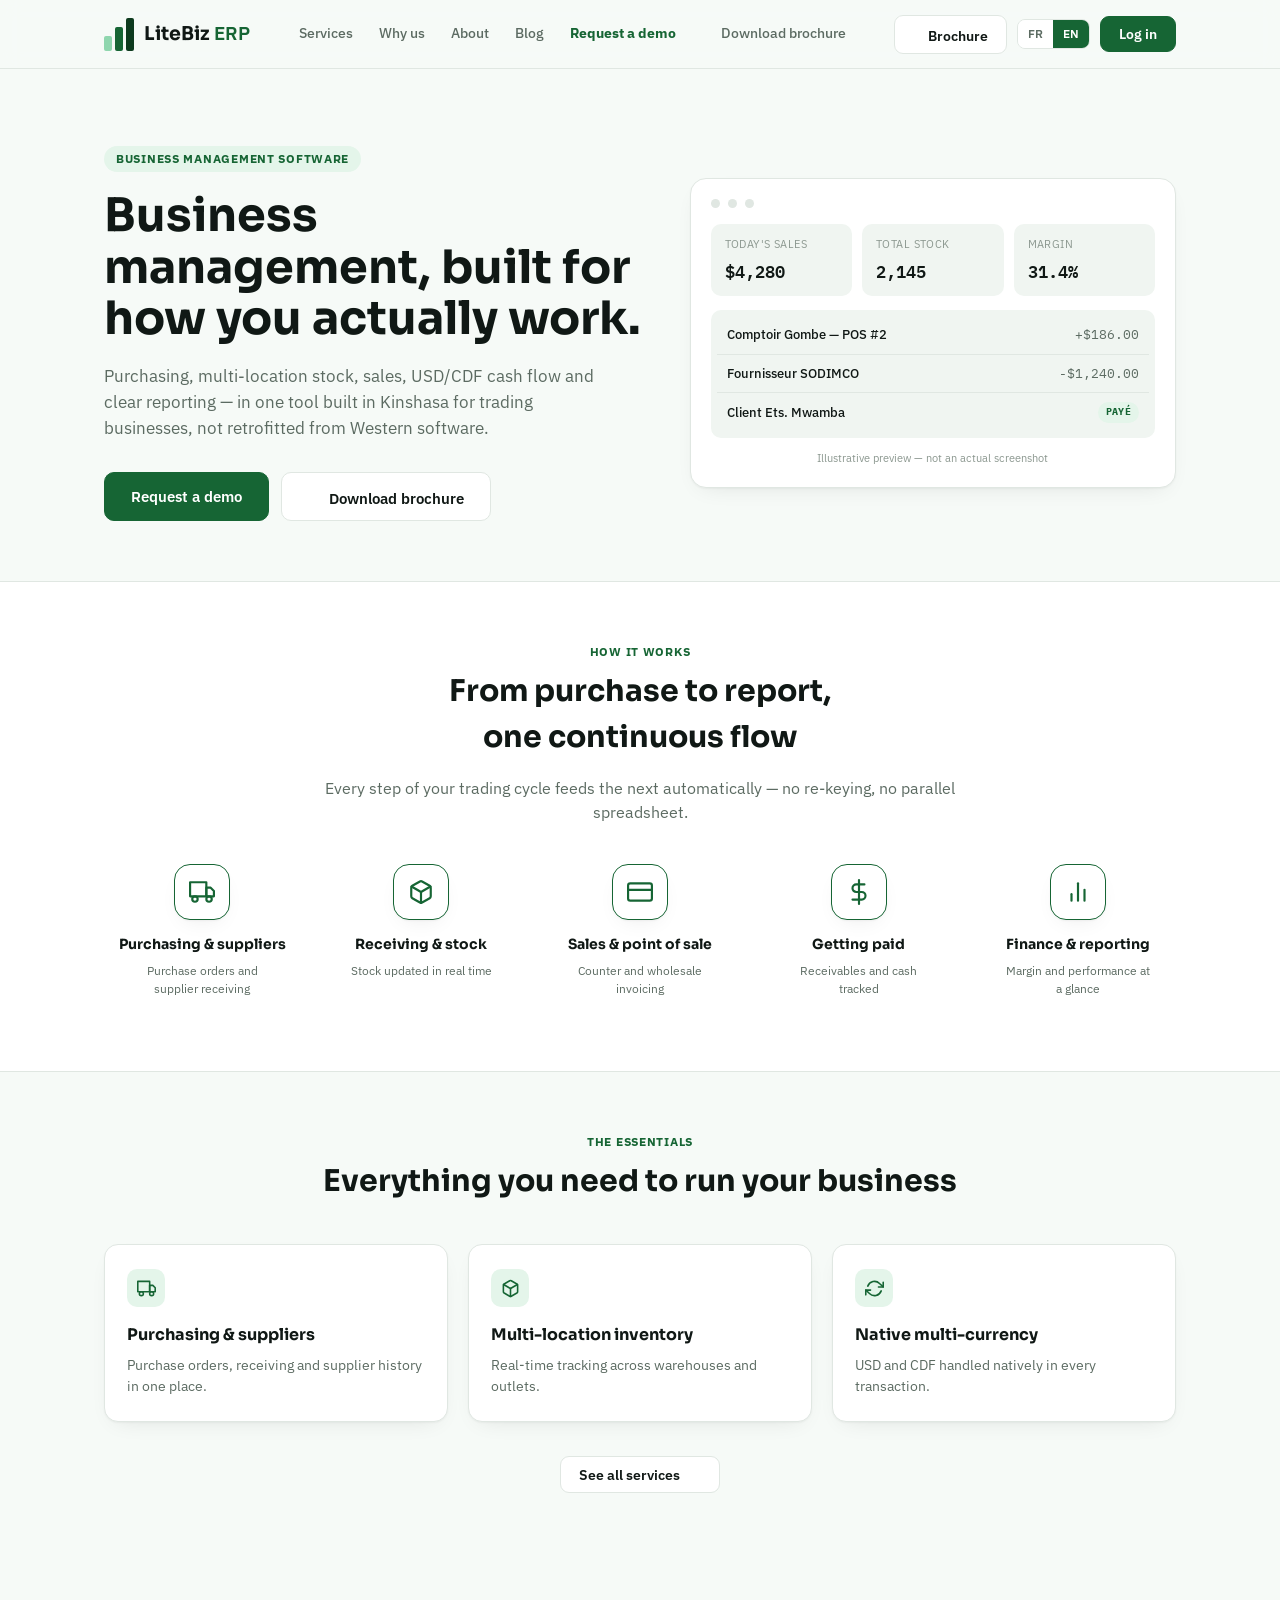
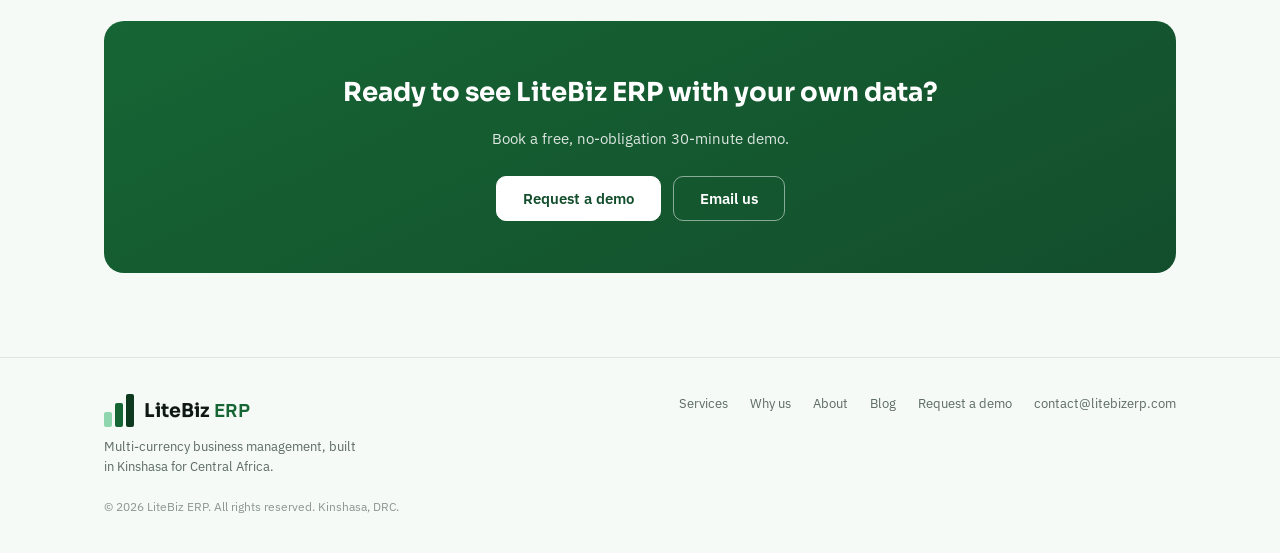
<file: index.html>
<!doctype html>
<html lang="en" id="htmlRoot">
<head>
<meta charset="utf-8">
<meta name="viewport" content="width=device-width, initial-scale=1">
<script>try{var l=localStorage.getItem('litebiz_lang');if(l==='fr'||l==='en')document.documentElement.setAttribute('lang',l);}catch(e){}</script>
<title data-title-fr="LiteBiz ERP — Gestion d'entreprise multi-devises pour l'Afrique centrale" data-title-en="LiteBiz ERP — Multi-Currency Business Management for Central Africa">LiteBiz ERP — Gestion d'entreprise multi-devises pour l'Afrique centrale</title>
<meta name="description" content="LiteBiz ERP réunit achats, stock, ventes, finances multi-devises et rapports dans un seul outil conçu pour les entreprises commerciales d'Afrique centrale.">
<link rel="preconnect" href="https://fonts.googleapis.com">
<link rel="preconnect" href="https://fonts.gstatic.com" crossorigin>
<link rel="stylesheet" href="https://fonts.googleapis.com/css2?family=Sora:wght@600;700;800&family=IBM+Plex+Sans:wght@400;500;600&family=IBM+Plex+Mono:wght@500;600&display=swap">
<link rel="stylesheet" href="styles.css">
<script>window.PAGE_TITLE={fr:"LiteBiz ERP — Gestion d'entreprise multi-devises pour l'Afrique centrale",en:"LiteBiz ERP — Multi-Currency Business Management for Central Africa"};</script>
</head>
<body>
<header>
  <div class="wrap header-inner">
    <a href="index.html" class="logo "><span class="logo-mark"><i></i><i></i><i></i></span><span class="logo-word">LiteBiz<b>ERP</b></span></a>
    <nav class="main-nav" id="mainNav">
      <a href="services.html" class="nav-link"><span data-lang="fr">Services</span><span data-lang="en">Services</span></a>
      <a href="why-us.html" class="nav-link"><span data-lang="fr">Pourquoi nous</span><span data-lang="en">Why us</span></a>
      <a href="about.html" class="nav-link"><span data-lang="fr">À propos</span><span data-lang="en">About</span></a>
      <a href="blog.html" class="nav-link"><span data-lang="fr">Blog</span><span data-lang="en">Blog</span></a>
      <a href="demo.html" class="nav-link nav-demo"><span data-lang="fr">Demander une démo</span><span data-lang="en">Request a demo</span></a>
      <a href="assets/LiteBiz-ERP-Brochure-FR.pdf" data-lang="fr" class="nav-link" download><svg viewBox="0 0 24 24" width="14" height="14" fill="none" stroke-width="2" stroke-linecap="round" stroke-linejoin="round"><path d="M21 15v4a2 2 0 0 1-2 2H5a2 2 0 0 1-2-2v-4"/><polyline points="7 10 12 15 17 10"/><line x1="12" y1="15" x2="12" y2="3"/></svg> Télécharger la brochure</a>
      <a href="assets/LiteBiz-ERP-Brochure-EN.pdf" data-lang="en" class="nav-link" download><svg viewBox="0 0 24 24" width="14" height="14" fill="none" stroke-width="2" stroke-linecap="round" stroke-linejoin="round"><path d="M21 15v4a2 2 0 0 1-2 2H5a2 2 0 0 1-2-2v-4"/><polyline points="7 10 12 15 17 10"/><line x1="12" y1="15" x2="12" y2="3"/></svg> Download brochure</a>
    </nav>
    <div class="header-actions">
      <a href="assets/LiteBiz-ERP-Brochure-FR.pdf" data-lang="fr" class="btn brochure-btn" download title="Télécharger la brochure PDF"><svg viewBox="0 0 24 24" width="15" height="15" fill="none" stroke-width="2" stroke-linecap="round" stroke-linejoin="round"><path d="M21 15v4a2 2 0 0 1-2 2H5a2 2 0 0 1-2-2v-4"/><polyline points="7 10 12 15 17 10"/><line x1="12" y1="15" x2="12" y2="3"/></svg><span>Brochure</span></a>
      <a href="assets/LiteBiz-ERP-Brochure-EN.pdf" data-lang="en" class="btn brochure-btn" download title="Download PDF brochure"><svg viewBox="0 0 24 24" width="15" height="15" fill="none" stroke-width="2" stroke-linecap="round" stroke-linejoin="round"><path d="M21 15v4a2 2 0 0 1-2 2H5a2 2 0 0 1-2-2v-4"/><polyline points="7 10 12 15 17 10"/><line x1="12" y1="15" x2="12" y2="3"/></svg><span>Brochure</span></a>
      <div class="lang-toggle">
        <button id="langFrBtn" onclick="setLang('fr')">FR</button>
        <button id="langEnBtn" onclick="setLang('en')">EN</button>
      </div>
      <a href="https://app.litebizerp.com/login" class="btn btn-primary">
        <span data-lang="fr">Se connecter</span><span data-lang="en">Log in</span>
      </a>
      <button class="menu-btn" id="menuBtn" onclick="toggleMenu()" aria-label="Menu">
        <svg viewBox="0 0 24 24" fill="none" stroke-width="2" stroke-linecap="round"><line x1="3" y1="6" x2="21" y2="6"/><line x1="3" y1="12" x2="21" y2="12"/><line x1="3" y1="18" x2="21" y2="18"/></svg>
      </button>
    </div>
  </div>
</header>
<section class="hero">
  <div class="wrap hero-grid">
    <div>
      <span class="eyebrow"><span data-lang="fr">Logiciel de gestion d'entreprise</span><span data-lang="en">Business management software</span></span>
      <h1><span data-lang="fr">La gestion d'entreprise, pensée pour votre réalité.</span><span data-lang="en">Business management, built for how you actually work.</span></h1>
      <p class="lead">
        <span data-lang="fr">Achats, stock multi-dépôts, ventes, trésorerie en USD et CDF, et rapports clairs — dans un seul outil conçu à Kinshasa pour les entreprises commerciales, pas adapté après coup d'un logiciel occidental.</span>
        <span data-lang="en">Purchasing, multi-location stock, sales, USD/CDF cash flow and clear reporting — in one tool built in Kinshasa for trading businesses, not retrofitted from Western software.</span>
      </p>
      <div class="hero-ctas">
        <a href="demo.html" class="btn btn-primary btn-lg"><span data-lang="fr">Demander une démo</span><span data-lang="en">Request a demo</span></a>
        <a href="assets/LiteBiz-ERP-Brochure-FR.pdf" data-lang="fr" class="btn btn-lg" download><svg viewBox="0 0 24 24" width="17" height="17" fill="none" stroke-width="2" stroke-linecap="round" stroke-linejoin="round"><path d="M21 15v4a2 2 0 0 1-2 2H5a2 2 0 0 1-2-2v-4"/><polyline points="7 10 12 15 17 10"/><line x1="12" y1="15" x2="12" y2="3"/></svg> Télécharger la brochure</a>
        <a href="assets/LiteBiz-ERP-Brochure-EN.pdf" data-lang="en" class="btn btn-lg" download><svg viewBox="0 0 24 24" width="17" height="17" fill="none" stroke-width="2" stroke-linecap="round" stroke-linejoin="round"><path d="M21 15v4a2 2 0 0 1-2 2H5a2 2 0 0 1-2-2v-4"/><polyline points="7 10 12 15 17 10"/><line x1="12" y1="15" x2="12" y2="3"/></svg> Download brochure</a>
      </div>
    </div>
    <div class="panel">
      <div class="panel-topbar"><span class="panel-dot"></span><span class="panel-dot"></span><span class="panel-dot"></span></div>
      <div class="panel-stats">
        <div class="panel-stat"><div class="label"><span data-lang="fr">Ventes du jour</span><span data-lang="en">Today's sales</span></div><div class="value">$4,280</div></div>
        <div class="panel-stat"><div class="label"><span data-lang="fr">Stock total</span><span data-lang="en">Total stock</span></div><div class="value">2,145</div></div>
        <div class="panel-stat"><div class="label"><span data-lang="fr">Marge</span><span data-lang="en">Margin</span></div><div class="value">31.4%</div></div>
      </div>
      <div class="panel-rows">
        <div class="panel-row"><span class="name">Comptoir Gombe — POS #2</span><span class="amt">+$186.00</span></div>
        <div class="panel-row"><span class="name">Fournisseur SODIMCO</span><span class="amt">-$1,240.00</span></div>
        <div class="panel-row"><span class="name">Client Ets. Mwamba</span><span class="amt pill ok">Payé</span></div>
      </div>
      <div class="panel-caption"><span data-lang="fr">Aperçu illustratif — pas une capture d'écran réelle</span><span data-lang="en">Illustrative preview — not an actual screenshot</span></div>
    </div>
  </div>
</section>
<section style="background:var(--surface);border-block:1px solid var(--border);">
  <div class="wrap">
    <div class="section-head center">
      <div class="section-eyebrow"><span data-lang="fr">Comment ça marche</span><span data-lang="en">How it works</span></div>
      <h2><span data-lang="fr">De l'achat au rapport, un seul flux continu</span><span data-lang="en">From purchase to report, one continuous flow</span></h2>
      <p><span data-lang="fr">Chaque étape de votre cycle commercial alimente automatiquement la suivante — aucune ressaisie, aucune feuille Excel parallèle.</span><span data-lang="en">Every step of your trading cycle feeds the next automatically — no re-keying, no parallel spreadsheet.</span></p>
    </div>
    <div class="flow">
      <div class="flow-step">
      <div class="flow-badge"><svg viewBox="0 0 24 24" width="24" height="24" fill="none" stroke-width="2" stroke-linecap="round" stroke-linejoin="round"><rect x="1" y="3" width="15" height="13"/><polygon points="16 8 20 8 23 11 23 16 16 16 16 8"/><circle cx="5.5" cy="18.5" r="2.5"/><circle cx="18.5" cy="18.5" r="2.5"/></svg></div>
      <h4><span data-lang="fr">Achats &amp; fournisseurs</span><span data-lang="en">Purchasing &amp; suppliers</span></h4>
      <p><span data-lang="fr">Bons de commande et réception fournisseurs</span><span data-lang="en">Purchase orders and supplier receiving</span></p>
    </div><div class="flow-arrow"><svg viewBox="0 0 24 24" width="22" height="22" fill="none" stroke-width="2" stroke-linecap="round" stroke-linejoin="round"><line x1="5" y1="12" x2="19" y2="12"/><polyline points="12 5 19 12 12 19"/></svg></div><div class="flow-step">
      <div class="flow-badge"><svg viewBox="0 0 24 24" width="24" height="24" fill="none" stroke-width="2" stroke-linecap="round" stroke-linejoin="round"><path d="M21 16V8a2 2 0 0 0-1-1.73l-7-4a2 2 0 0 0-2 0l-7 4A2 2 0 0 0 3 8v8a2 2 0 0 0 1 1.73l7 4a2 2 0 0 0 2 0l7-4A2 2 0 0 0 21 16z"/><polyline points="3.27 6.96 12 12.01 20.73 6.96"/><line x1="12" y1="22.08" x2="12" y2="12"/></svg></div>
      <h4><span data-lang="fr">Réception &amp; stock</span><span data-lang="en">Receiving &amp; stock</span></h4>
      <p><span data-lang="fr">Stock mis à jour en temps réel</span><span data-lang="en">Stock updated in real time</span></p>
    </div><div class="flow-arrow"><svg viewBox="0 0 24 24" width="22" height="22" fill="none" stroke-width="2" stroke-linecap="round" stroke-linejoin="round"><line x1="5" y1="12" x2="19" y2="12"/><polyline points="12 5 19 12 12 19"/></svg></div><div class="flow-step">
      <div class="flow-badge"><svg viewBox="0 0 24 24" width="24" height="24" fill="none" stroke-width="2" stroke-linecap="round" stroke-linejoin="round"><rect x="1" y="4" width="22" height="16" rx="2" ry="2"/><line x1="1" y1="10" x2="23" y2="10"/></svg></div>
      <h4><span data-lang="fr">Ventes &amp; point de vente</span><span data-lang="en">Sales &amp; point of sale</span></h4>
      <p><span data-lang="fr">Facturation comptoir et en gros</span><span data-lang="en">Counter and wholesale invoicing</span></p>
    </div><div class="flow-arrow"><svg viewBox="0 0 24 24" width="22" height="22" fill="none" stroke-width="2" stroke-linecap="round" stroke-linejoin="round"><line x1="5" y1="12" x2="19" y2="12"/><polyline points="12 5 19 12 12 19"/></svg></div><div class="flow-step">
      <div class="flow-badge"><svg viewBox="0 0 24 24" width="24" height="24" fill="none" stroke-width="2" stroke-linecap="round" stroke-linejoin="round"><line x1="12" y1="1" x2="12" y2="23"/><path d="M17 5H9.5a3.5 3.5 0 0 0 0 7h5a3.5 3.5 0 0 1 0 7H6"/></svg></div>
      <h4><span data-lang="fr">Encaissement</span><span data-lang="en">Getting paid</span></h4>
      <p><span data-lang="fr">Créances et trésorerie suivies</span><span data-lang="en">Receivables and cash tracked</span></p>
    </div><div class="flow-arrow"><svg viewBox="0 0 24 24" width="22" height="22" fill="none" stroke-width="2" stroke-linecap="round" stroke-linejoin="round"><line x1="5" y1="12" x2="19" y2="12"/><polyline points="12 5 19 12 12 19"/></svg></div><div class="flow-step">
      <div class="flow-badge"><svg viewBox="0 0 24 24" width="24" height="24" fill="none" stroke-width="2" stroke-linecap="round" stroke-linejoin="round"><line x1="18" y1="20" x2="18" y2="10"/><line x1="12" y1="20" x2="12" y2="4"/><line x1="6" y1="20" x2="6" y2="14"/></svg></div>
      <h4><span data-lang="fr">Finances &amp; rapports</span><span data-lang="en">Finance &amp; reporting</span></h4>
      <p><span data-lang="fr">Marge et performance en un coup d'œil</span><span data-lang="en">Margin and performance at a glance</span></p>
    </div>
    </div>
  </div>
</section>
<section>
  <div class="wrap">
    <div class="section-head center">
      <div class="section-eyebrow"><span data-lang="fr">L'essentiel</span><span data-lang="en">The essentials</span></div>
      <h2><span data-lang="fr">Tout ce qu'il faut pour piloter votre entreprise</span><span data-lang="en">Everything you need to run your business</span></h2>
    </div>
    <div class="feature-grid">
      <div class="feature-card">
        <div class="feature-icon"><svg viewBox="0 0 24 24" width="19" height="19" fill="none" stroke-width="2" stroke-linecap="round" stroke-linejoin="round"><rect x="1" y="3" width="15" height="13"/><polygon points="16 8 20 8 23 11 23 16 16 16 16 8"/><circle cx="5.5" cy="18.5" r="2.5"/><circle cx="18.5" cy="18.5" r="2.5"/></svg></div>
        <h3><span data-lang="fr">Achats &amp; fournisseurs</span><span data-lang="en">Purchasing &amp; suppliers</span></h3>
        <p><span data-lang="fr">Bons de commande, réception et historique fournisseur centralisés.</span><span data-lang="en">Purchase orders, receiving and supplier history in one place.</span></p>
      </div>
      <div class="feature-card">
        <div class="feature-icon"><svg viewBox="0 0 24 24" width="19" height="19" fill="none" stroke-width="2" stroke-linecap="round" stroke-linejoin="round"><path d="M21 16V8a2 2 0 0 0-1-1.73l-7-4a2 2 0 0 0-2 0l-7 4A2 2 0 0 0 3 8v8a2 2 0 0 0 1 1.73l7 4a2 2 0 0 0 2 0l7-4A2 2 0 0 0 21 16z"/><polyline points="3.27 6.96 12 12.01 20.73 6.96"/><line x1="12" y1="22.08" x2="12" y2="12"/></svg></div>
        <h3><span data-lang="fr">Stock multi-dépôts</span><span data-lang="en">Multi-location inventory</span></h3>
        <p><span data-lang="fr">Suivi en temps réel entre entrepôts et points de vente.</span><span data-lang="en">Real-time tracking across warehouses and outlets.</span></p>
      </div>
      <div class="feature-card">
        <div class="feature-icon"><svg viewBox="0 0 24 24" width="19" height="19" fill="none" stroke-width="2" stroke-linecap="round" stroke-linejoin="round"><polyline points="23 4 23 10 17 10"/><polyline points="1 20 1 14 7 14"/><path d="M3.51 9a9 9 0 0 1 14.85-3.36L23 10M1 14l4.64 4.36A9 9 0 0 0 20.49 15"/></svg></div>
        <h3><span data-lang="fr">Multi-devises natif</span><span data-lang="en">Native multi-currency</span></h3>
        <p><span data-lang="fr">USD et CDF gérés nativement dans chaque transaction.</span><span data-lang="en">USD and CDF handled natively in every transaction.</span></p>
      </div>
    </div>
    <div style="text-align:center;margin-top:34px;">
      <a href="services.html" class="btn"><span data-lang="fr">Voir tous les services</span><span data-lang="en">See all services</span> <svg viewBox="0 0 24 24" width="15" height="15" fill="none" stroke-width="2.2" stroke-linecap="round" stroke-linejoin="round"><line x1="5" y1="12" x2="19" y2="12"/><polyline points="12 5 19 12 12 19"/></svg></a>
    </div>
  </div>
</section><section>
  <div class="wrap">
    <div class="cta-band">
      <h2><span data-lang="fr">Prêt à voir LiteBiz ERP avec vos propres données ?</span><span data-lang="en">Ready to see LiteBiz ERP with your own data?</span></h2>
      <p><span data-lang="fr">Réservez une démonstration gratuite de 30 minutes, sans engagement.</span><span data-lang="en">Book a free, no-obligation 30-minute demo.</span></p>
      <div class="cta-actions">
        <a href="demo.html" class="btn btn-lg"><span data-lang="fr">Demander une démo</span><span data-lang="en">Request a demo</span></a>
        <a href="mailto:contact@litebizerp.com" class="btn btn-lg btn-ghost"><span data-lang="fr">Écrivez-nous</span><span data-lang="en">Email us</span></a>
      </div>
    </div>
  </div>
</section><footer>
  <div class="wrap footer-inner">
    <div style="display:flex;flex-direction:column;gap:10px;max-width:260px;">
      <a href="index.html" class="logo "><span class="logo-mark"><i></i><i></i><i></i></span><span class="logo-word">LiteBiz<b>ERP</b></span></a>
      <p style="font-size:12.5px;color:var(--text-muted);margin:0;">
        <span data-lang="fr">Gestion d'entreprise multi-devises, conçue à Kinshasa pour l'Afrique centrale.</span>
        <span data-lang="en">Multi-currency business management, built in Kinshasa for Central Africa.</span>
      </p>
    </div>
    <div class="footer-links">
      <a href="services.html"><span data-lang="fr">Services</span><span data-lang="en">Services</span></a>
      <a href="why-us.html"><span data-lang="fr">Pourquoi nous</span><span data-lang="en">Why us</span></a>
      <a href="about.html"><span data-lang="fr">À propos</span><span data-lang="en">About</span></a>
      <a href="blog.html">Blog</a>
      <a href="demo.html"><span data-lang="fr">Demander une démo</span><span data-lang="en">Request a demo</span></a>
      <a href="mailto:contact@litebizerp.com">contact@litebizerp.com</a>
    </div>
  </div>
  <div class="wrap" style="margin-top:22px;">
    <div class="footer-copy">
      <span data-lang="fr">&copy; <span class="js-year"></span> LiteBiz ERP. Tous droits réservés. Kinshasa, RDC.</span>
      <span data-lang="en">&copy; <span class="js-year"></span> LiteBiz ERP. All rights reserved. Kinshasa, DRC.</span>
    </div>
  </div>
</footer><script src="site.js"></script>
</body>
</html>
</file>
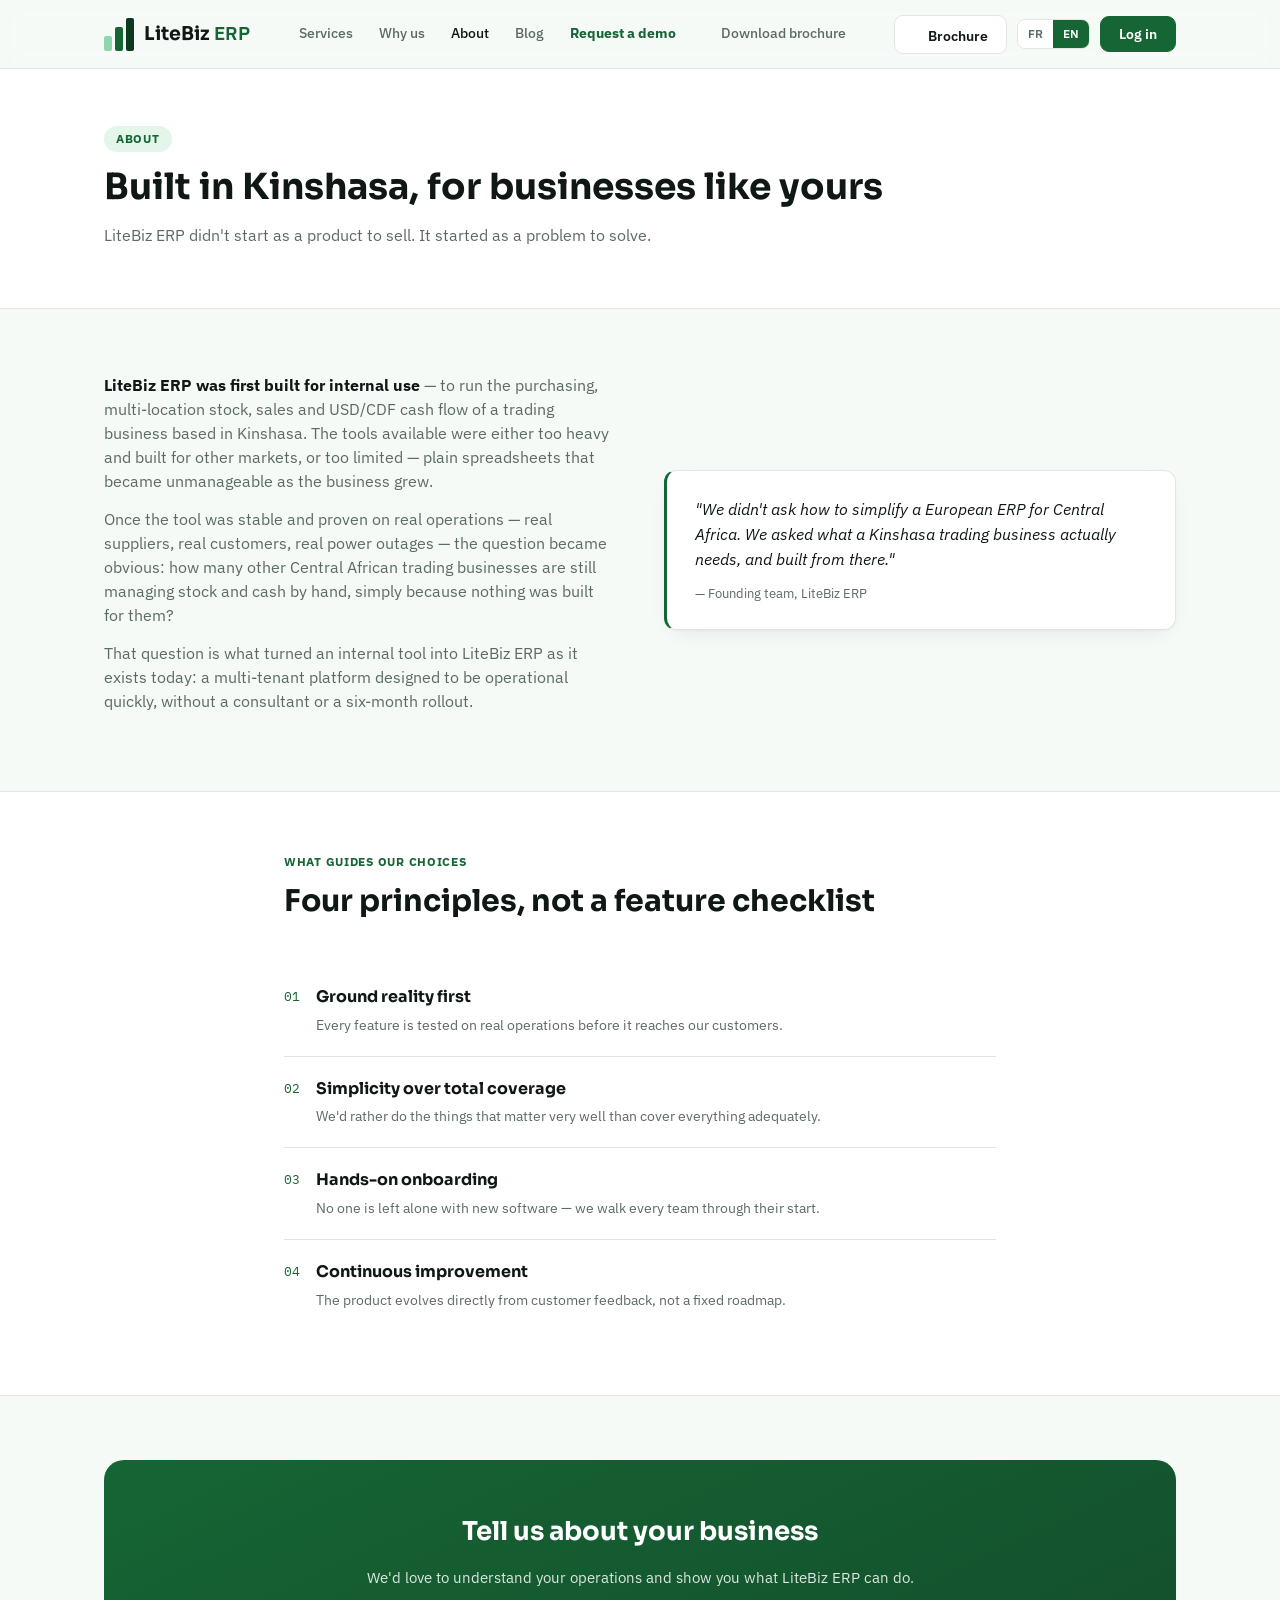
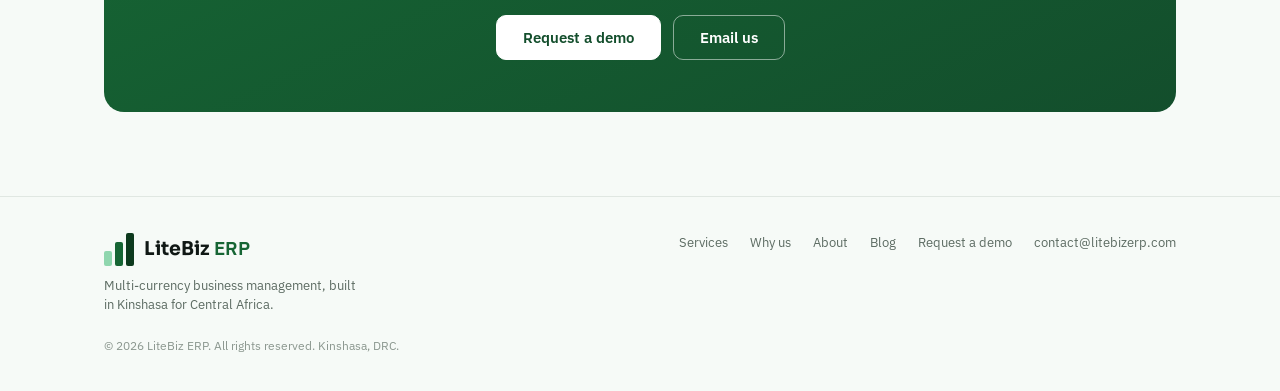
<file: about.html>
<!doctype html>
<html lang="en" id="htmlRoot">
<head>
<meta charset="utf-8">
<meta name="viewport" content="width=device-width, initial-scale=1">
<script>try{var l=localStorage.getItem('litebiz_lang');if(l==='fr'||l==='en')document.documentElement.setAttribute('lang',l);}catch(e){}</script>
<title data-title-fr="À propos de LiteBiz ERP — Notre histoire" data-title-en="About LiteBiz ERP — Our Story">À propos de LiteBiz ERP — Notre histoire</title>
<meta name="description" content="LiteBiz ERP est né comme outil interne d'une entreprise commerciale de Kinshasa, avant de devenir une plateforme ouverte à d'autres entreprises.">
<link rel="preconnect" href="https://fonts.googleapis.com">
<link rel="preconnect" href="https://fonts.gstatic.com" crossorigin>
<link rel="stylesheet" href="https://fonts.googleapis.com/css2?family=Sora:wght@600;700;800&family=IBM+Plex+Sans:wght@400;500;600&family=IBM+Plex+Mono:wght@500;600&display=swap">
<link rel="stylesheet" href="styles.css">
<script>window.PAGE_TITLE={fr:"À propos de LiteBiz ERP — Notre histoire",en:"About LiteBiz ERP — Our Story"};</script>
</head>
<body>
<header>
  <div class="wrap header-inner">
    <a href="index.html" class="logo "><span class="logo-mark"><i></i><i></i><i></i></span><span class="logo-word">LiteBiz<b>ERP</b></span></a>
    <nav class="main-nav" id="mainNav">
      <a href="services.html" class="nav-link"><span data-lang="fr">Services</span><span data-lang="en">Services</span></a>
      <a href="why-us.html" class="nav-link"><span data-lang="fr">Pourquoi nous</span><span data-lang="en">Why us</span></a>
      <a href="about.html" class="nav-link current"><span data-lang="fr">À propos</span><span data-lang="en">About</span></a>
      <a href="blog.html" class="nav-link"><span data-lang="fr">Blog</span><span data-lang="en">Blog</span></a>
      <a href="demo.html" class="nav-link nav-demo"><span data-lang="fr">Demander une démo</span><span data-lang="en">Request a demo</span></a>
      <a href="assets/LiteBiz-ERP-Brochure-FR.pdf" data-lang="fr" class="nav-link" download><svg viewBox="0 0 24 24" width="14" height="14" fill="none" stroke-width="2" stroke-linecap="round" stroke-linejoin="round"><path d="M21 15v4a2 2 0 0 1-2 2H5a2 2 0 0 1-2-2v-4"/><polyline points="7 10 12 15 17 10"/><line x1="12" y1="15" x2="12" y2="3"/></svg> Télécharger la brochure</a>
      <a href="assets/LiteBiz-ERP-Brochure-EN.pdf" data-lang="en" class="nav-link" download><svg viewBox="0 0 24 24" width="14" height="14" fill="none" stroke-width="2" stroke-linecap="round" stroke-linejoin="round"><path d="M21 15v4a2 2 0 0 1-2 2H5a2 2 0 0 1-2-2v-4"/><polyline points="7 10 12 15 17 10"/><line x1="12" y1="15" x2="12" y2="3"/></svg> Download brochure</a>
    </nav>
    <div class="header-actions">
      <a href="assets/LiteBiz-ERP-Brochure-FR.pdf" data-lang="fr" class="btn brochure-btn" download title="Télécharger la brochure PDF"><svg viewBox="0 0 24 24" width="15" height="15" fill="none" stroke-width="2" stroke-linecap="round" stroke-linejoin="round"><path d="M21 15v4a2 2 0 0 1-2 2H5a2 2 0 0 1-2-2v-4"/><polyline points="7 10 12 15 17 10"/><line x1="12" y1="15" x2="12" y2="3"/></svg><span>Brochure</span></a>
      <a href="assets/LiteBiz-ERP-Brochure-EN.pdf" data-lang="en" class="btn brochure-btn" download title="Download PDF brochure"><svg viewBox="0 0 24 24" width="15" height="15" fill="none" stroke-width="2" stroke-linecap="round" stroke-linejoin="round"><path d="M21 15v4a2 2 0 0 1-2 2H5a2 2 0 0 1-2-2v-4"/><polyline points="7 10 12 15 17 10"/><line x1="12" y1="15" x2="12" y2="3"/></svg><span>Brochure</span></a>
      <div class="lang-toggle">
        <button id="langFrBtn" onclick="setLang('fr')">FR</button>
        <button id="langEnBtn" onclick="setLang('en')">EN</button>
      </div>
      <a href="https://app.litebizerp.com/login" class="btn btn-primary">
        <span data-lang="fr">Se connecter</span><span data-lang="en">Log in</span>
      </a>
      <button class="menu-btn" id="menuBtn" onclick="toggleMenu()" aria-label="Menu">
        <svg viewBox="0 0 24 24" fill="none" stroke-width="2" stroke-linecap="round"><line x1="3" y1="6" x2="21" y2="6"/><line x1="3" y1="12" x2="21" y2="12"/><line x1="3" y1="18" x2="21" y2="18"/></svg>
      </button>
    </div>
  </div>
</header>
<section class="page-hero">
  <div class="wrap">
    <span class="eyebrow"><span data-lang="fr">À propos</span><span data-lang="en">About</span></span>
    <h1><span data-lang="fr">Construit à Kinshasa, pour des entreprises comme la vôtre</span><span data-lang="en">Built in Kinshasa, for businesses like yours</span></h1>
    <p class="lead"><span data-lang="fr">LiteBiz ERP n'a pas commencé comme un produit à vendre. Il a commencé comme un problème à résoudre.</span><span data-lang="en">LiteBiz ERP didn't start as a product to sell. It started as a problem to solve.</span></p>
  </div>
</section>
<section>
  <div class="wrap story-grid">
    <div>
      <p><span data-lang="fr"><strong>LiteBiz ERP a d'abord été construit pour un usage interne</strong> — gérer les achats, le stock multi-dépôts, les ventes et la trésorerie en USD et CDF d'une entreprise commerciale basée à Kinshasa. Les outils disponibles étaient soit trop lourds et conçus pour d'autres marchés, soit trop limités — de simples feuilles Excel qui devenaient ingérables dès que l'entreprise grandissait.</span>
      <span data-lang="en"><strong>LiteBiz ERP was first built for internal use</strong> — to run the purchasing, multi-location stock, sales and USD/CDF cash flow of a trading business based in Kinshasa. The tools available were either too heavy and built for other markets, or too limited — plain spreadsheets that became unmanageable as the business grew.</span></p>
      <p><span data-lang="fr">Une fois l'outil stabilisé et éprouvé sur de vraies opérations — de vrais fournisseurs, de vrais clients, de vraies coupures de courant — la question est devenue évidente : combien d'autres entreprises commerciales d'Afrique centrale gèrent encore leur stock et leur trésorerie à la main, faute d'un outil pensé pour elles ?</span>
      <span data-lang="en">Once the tool was stable and proven on real operations — real suppliers, real customers, real power outages — the question became obvious: how many other Central African trading businesses are still managing stock and cash by hand, simply because nothing was built for them?</span></p>
      <p><span data-lang="fr">C'est cette question qui a transformé un outil interne en LiteBiz ERP tel qu'il existe aujourd'hui : une plateforme multi-entreprises, conçue pour être opérationnelle rapidement, sans consultant ni implantation de six mois.</span>
      <span data-lang="en">That question is what turned an internal tool into LiteBiz ERP as it exists today: a multi-tenant platform designed to be operational quickly, without a consultant or a six-month rollout.</span></p>
    </div>
    <div class="quote-block">
      <p><span data-lang="fr">&laquo; On ne s'est pas demandé comment simplifier un ERP européen pour l'Afrique centrale. On s'est demandé ce dont une entreprise commerciale à Kinshasa a réellement besoin, et on a construit à partir de là. &raquo;</span>
      <span data-lang="en">"We didn't ask how to simplify a European ERP for Central Africa. We asked what a Kinshasa trading business actually needs, and built from there."</span></p>
      <div class="who"><span data-lang="fr">— Équipe fondatrice, LiteBiz ERP</span><span data-lang="en">— Founding team, LiteBiz ERP</span></div>
    </div>
  </div>
</section>
<section style="background:var(--surface);border-block:1px solid var(--border);">
  <div class="wrap-narrow">
    <div class="section-head">
      <div class="section-eyebrow"><span data-lang="fr">Ce qui guide nos choix</span><span data-lang="en">What guides our choices</span></div>
      <h2><span data-lang="fr">Quatre principes, pas un catalogue de fonctionnalités</span><span data-lang="en">Four principles, not a feature checklist</span></h2>
    </div>
    <div class="value-list">
      <div class="value-item"><div class="value-num">01</div><div><h3><span data-lang="fr">Le terrain d'abord</span><span data-lang="en">Ground reality first</span></h3><p><span data-lang="fr">Chaque fonctionnalité est testée sur de vraies opérations avant d'être proposée à nos clients.</span><span data-lang="en">Every feature is tested on real operations before it reaches our customers.</span></p></div></div>
      <div class="value-item"><div class="value-num">02</div><div><h3><span data-lang="fr">La simplicité plutôt que la couverture totale</span><span data-lang="en">Simplicity over total coverage</span></h3><p><span data-lang="fr">Nous préférons faire très bien ce qui compte vraiment plutôt que de tout couvrir médiocrement.</span><span data-lang="en">We'd rather do the things that matter very well than cover everything adequately.</span></p></div></div>
      <div class="value-item"><div class="value-num">03</div><div><h3><span data-lang="fr">Une mise en route accompagnée</span><span data-lang="en">Hands-on onboarding</span></h3><p><span data-lang="fr">Personne n'est laissé seul face à un nouveau logiciel — nous accompagnons chaque équipe au démarrage.</span><span data-lang="en">No one is left alone with new software — we walk every team through their start.</span></p></div></div>
      <div class="value-item"><div class="value-num">04</div><div><h3><span data-lang="fr">Amélioration continue</span><span data-lang="en">Continuous improvement</span></h3><p><span data-lang="fr">Le produit évolue directement à partir des retours de nos clients, pas d'une feuille de route figée.</span><span data-lang="en">The product evolves directly from customer feedback, not a fixed roadmap.</span></p></div></div>
    </div>
  </div>
</section><section>
  <div class="wrap">
    <div class="cta-band">
      <h2><span data-lang="fr">Faites-nous connaître votre entreprise</span><span data-lang="en">Tell us about your business</span></h2>
      <p><span data-lang="fr">Nous serions ravis de comprendre vos opérations et de vous montrer ce que LiteBiz ERP peut faire.</span><span data-lang="en">We'd love to understand your operations and show you what LiteBiz ERP can do.</span></p>
      <div class="cta-actions">
        <a href="demo.html" class="btn btn-lg"><span data-lang="fr">Demander une démo</span><span data-lang="en">Request a demo</span></a>
        <a href="mailto:contact@litebizerp.com" class="btn btn-lg btn-ghost"><span data-lang="fr">Écrivez-nous</span><span data-lang="en">Email us</span></a>
      </div>
    </div>
  </div>
</section><footer>
  <div class="wrap footer-inner">
    <div style="display:flex;flex-direction:column;gap:10px;max-width:260px;">
      <a href="index.html" class="logo "><span class="logo-mark"><i></i><i></i><i></i></span><span class="logo-word">LiteBiz<b>ERP</b></span></a>
      <p style="font-size:12.5px;color:var(--text-muted);margin:0;">
        <span data-lang="fr">Gestion d'entreprise multi-devises, conçue à Kinshasa pour l'Afrique centrale.</span>
        <span data-lang="en">Multi-currency business management, built in Kinshasa for Central Africa.</span>
      </p>
    </div>
    <div class="footer-links">
      <a href="services.html"><span data-lang="fr">Services</span><span data-lang="en">Services</span></a>
      <a href="why-us.html"><span data-lang="fr">Pourquoi nous</span><span data-lang="en">Why us</span></a>
      <a href="about.html"><span data-lang="fr">À propos</span><span data-lang="en">About</span></a>
      <a href="blog.html">Blog</a>
      <a href="demo.html"><span data-lang="fr">Demander une démo</span><span data-lang="en">Request a demo</span></a>
      <a href="mailto:contact@litebizerp.com">contact@litebizerp.com</a>
    </div>
  </div>
  <div class="wrap" style="margin-top:22px;">
    <div class="footer-copy">
      <span data-lang="fr">&copy; <span class="js-year"></span> LiteBiz ERP. Tous droits réservés. Kinshasa, RDC.</span>
      <span data-lang="en">&copy; <span class="js-year"></span> LiteBiz ERP. All rights reserved. Kinshasa, DRC.</span>
    </div>
  </div>
</footer><script src="site.js"></script>
</body>
</html>
</file>
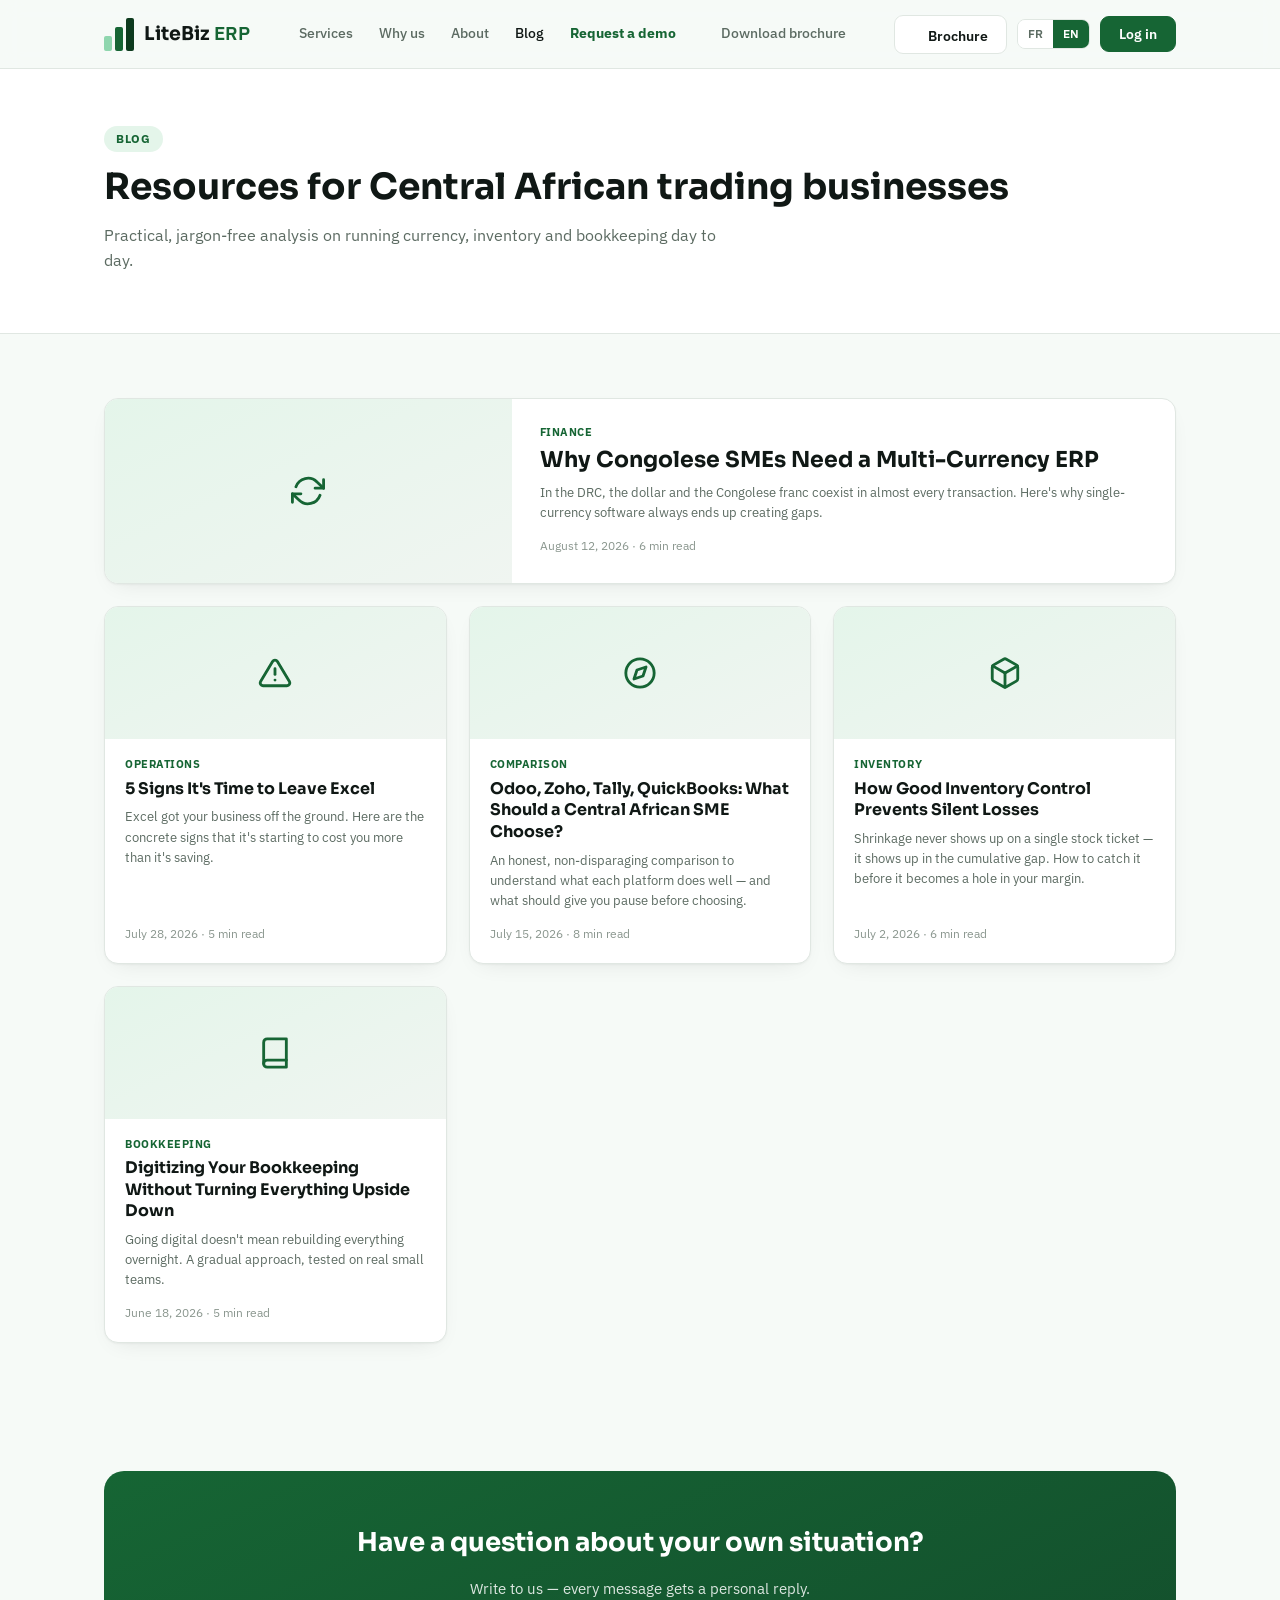
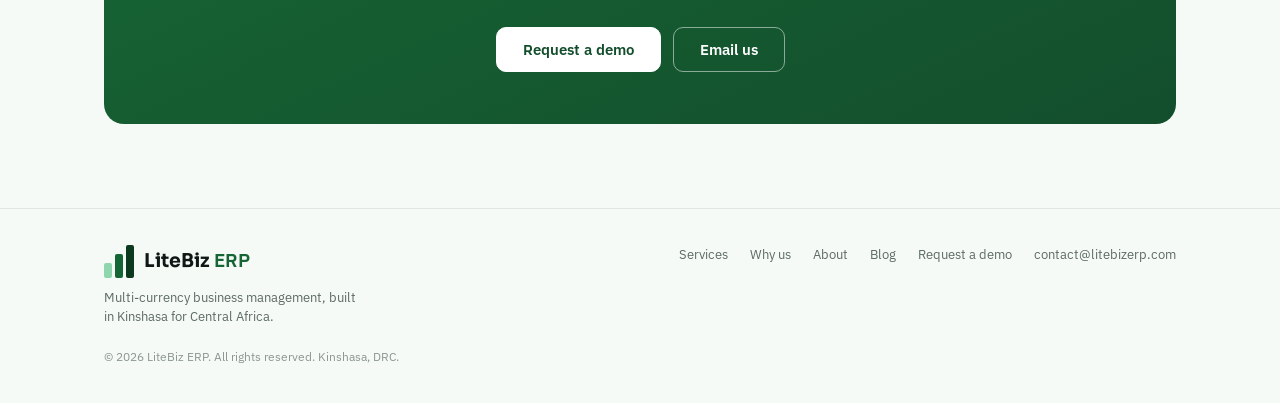
<file: blog.html>
<!doctype html>
<html lang="en" id="htmlRoot">
<head>
<meta charset="utf-8">
<meta name="viewport" content="width=device-width, initial-scale=1">
<script>try{var l=localStorage.getItem('litebiz_lang');if(l==='fr'||l==='en')document.documentElement.setAttribute('lang',l);}catch(e){}</script>
<title data-title-fr="Blog LiteBiz ERP — Gestion d'entreprise en Afrique centrale" data-title-en="LiteBiz ERP Blog — Business Management in Central Africa">Blog LiteBiz ERP — Gestion d'entreprise en Afrique centrale</title>
<meta name="description" content="Analyses et conseils pratiques pour les entreprises commerciales d'Afrique centrale : multi-devises, stock, comptabilité et choix d'outils de gestion.">
<link rel="preconnect" href="https://fonts.googleapis.com">
<link rel="preconnect" href="https://fonts.gstatic.com" crossorigin>
<link rel="stylesheet" href="https://fonts.googleapis.com/css2?family=Sora:wght@600;700;800&family=IBM+Plex+Sans:wght@400;500;600&family=IBM+Plex+Mono:wght@500;600&display=swap">
<link rel="stylesheet" href="styles.css">
<script>window.PAGE_TITLE={fr:"Blog LiteBiz ERP — Gestion d'entreprise en Afrique centrale",en:"LiteBiz ERP Blog — Business Management in Central Africa"};</script>
</head>
<body>
<header>
  <div class="wrap header-inner">
    <a href="index.html" class="logo "><span class="logo-mark"><i></i><i></i><i></i></span><span class="logo-word">LiteBiz<b>ERP</b></span></a>
    <nav class="main-nav" id="mainNav">
      <a href="services.html" class="nav-link"><span data-lang="fr">Services</span><span data-lang="en">Services</span></a>
      <a href="why-us.html" class="nav-link"><span data-lang="fr">Pourquoi nous</span><span data-lang="en">Why us</span></a>
      <a href="about.html" class="nav-link"><span data-lang="fr">À propos</span><span data-lang="en">About</span></a>
      <a href="blog.html" class="nav-link current"><span data-lang="fr">Blog</span><span data-lang="en">Blog</span></a>
      <a href="demo.html" class="nav-link nav-demo"><span data-lang="fr">Demander une démo</span><span data-lang="en">Request a demo</span></a>
      <a href="assets/LiteBiz-ERP-Brochure-FR.pdf" data-lang="fr" class="nav-link" download><svg viewBox="0 0 24 24" width="14" height="14" fill="none" stroke-width="2" stroke-linecap="round" stroke-linejoin="round"><path d="M21 15v4a2 2 0 0 1-2 2H5a2 2 0 0 1-2-2v-4"/><polyline points="7 10 12 15 17 10"/><line x1="12" y1="15" x2="12" y2="3"/></svg> Télécharger la brochure</a>
      <a href="assets/LiteBiz-ERP-Brochure-EN.pdf" data-lang="en" class="nav-link" download><svg viewBox="0 0 24 24" width="14" height="14" fill="none" stroke-width="2" stroke-linecap="round" stroke-linejoin="round"><path d="M21 15v4a2 2 0 0 1-2 2H5a2 2 0 0 1-2-2v-4"/><polyline points="7 10 12 15 17 10"/><line x1="12" y1="15" x2="12" y2="3"/></svg> Download brochure</a>
    </nav>
    <div class="header-actions">
      <a href="assets/LiteBiz-ERP-Brochure-FR.pdf" data-lang="fr" class="btn brochure-btn" download title="Télécharger la brochure PDF"><svg viewBox="0 0 24 24" width="15" height="15" fill="none" stroke-width="2" stroke-linecap="round" stroke-linejoin="round"><path d="M21 15v4a2 2 0 0 1-2 2H5a2 2 0 0 1-2-2v-4"/><polyline points="7 10 12 15 17 10"/><line x1="12" y1="15" x2="12" y2="3"/></svg><span>Brochure</span></a>
      <a href="assets/LiteBiz-ERP-Brochure-EN.pdf" data-lang="en" class="btn brochure-btn" download title="Download PDF brochure"><svg viewBox="0 0 24 24" width="15" height="15" fill="none" stroke-width="2" stroke-linecap="round" stroke-linejoin="round"><path d="M21 15v4a2 2 0 0 1-2 2H5a2 2 0 0 1-2-2v-4"/><polyline points="7 10 12 15 17 10"/><line x1="12" y1="15" x2="12" y2="3"/></svg><span>Brochure</span></a>
      <div class="lang-toggle">
        <button id="langFrBtn" onclick="setLang('fr')">FR</button>
        <button id="langEnBtn" onclick="setLang('en')">EN</button>
      </div>
      <a href="https://app.litebizerp.com/login" class="btn btn-primary">
        <span data-lang="fr">Se connecter</span><span data-lang="en">Log in</span>
      </a>
      <button class="menu-btn" id="menuBtn" onclick="toggleMenu()" aria-label="Menu">
        <svg viewBox="0 0 24 24" fill="none" stroke-width="2" stroke-linecap="round"><line x1="3" y1="6" x2="21" y2="6"/><line x1="3" y1="12" x2="21" y2="12"/><line x1="3" y1="18" x2="21" y2="18"/></svg>
      </button>
    </div>
  </div>
</header>
<section class="page-hero">
  <div class="wrap">
    <span class="eyebrow">Blog</span>
    <h1><span data-lang="fr">Ressources pour les entreprises commerciales d'Afrique centrale</span><span data-lang="en">Resources for Central African trading businesses</span></h1>
    <p class="lead"><span data-lang="fr">Des analyses pratiques, sans jargon, sur la gestion des devises, du stock et de la comptabilité au quotidien.</span><span data-lang="en">Practical, jargon-free analysis on running currency, inventory and bookkeeping day to day.</span></p>
  </div>
</section>
<section>
  <div class="wrap">
    <div class="blog-grid">
      <a href="blog/pourquoi-erp-multidevises.html" class="blog-card featured">
      <div class="blog-cover"><svg viewBox="0 0 24 24" width="40" height="40" fill="none" stroke-width="2" stroke-linecap="round" stroke-linejoin="round"><polyline points="23 4 23 10 17 10"/><polyline points="1 20 1 14 7 14"/><path d="M3.51 9a9 9 0 0 1 14.85-3.36L23 10M1 14l4.64 4.36A9 9 0 0 0 20.49 15"/></svg></div>
      <div class="blog-card-body">
        <span class="blog-tag"><span data-lang="fr">Finances</span><span data-lang="en">Finance</span></span>
        <h3><span data-lang="fr">Pourquoi les PME congolaises ont besoin d'un ERP multi-devises</span><span data-lang="en">Why Congolese SMEs Need a Multi-Currency ERP</span></h3>
        <p><span data-lang="fr">En RDC, le dollar et le franc congolais coexistent dans presque chaque transaction. Voici pourquoi un logiciel pensé pour une seule devise finit toujours par créer des écarts.</span><span data-lang="en">In the DRC, the dollar and the Congolese franc coexist in almost every transaction. Here's why single-currency software always ends up creating gaps.</span></p>
        <div class="blog-meta"><span data-lang="fr">12 août 2026</span><span data-lang="en">August 12, 2026</span> &middot; <span data-lang="fr">6 min de lecture</span><span data-lang="en">6 min read</span></div>
      </div>
    </a>
      <a href="blog/signes-quitter-excel.html" class="blog-card">
      <div class="blog-cover"><svg viewBox="0 0 24 24" width="34" height="34" fill="none" stroke-width="2" stroke-linecap="round" stroke-linejoin="round"><path d="M10.29 3.86 1.82 18a2 2 0 0 0 1.71 3h16.94a2 2 0 0 0 1.71-3L13.71 3.86a2 2 0 0 0-3.42 0z"/><line x1="12" y1="9" x2="12" y2="13"/><line x1="12" y1="17" x2="12.01" y2="17"/></svg></div>
      <div class="blog-card-body">
        <span class="blog-tag"><span data-lang="fr">Opérations</span><span data-lang="en">Operations</span></span>
        <h3><span data-lang="fr">5 signes qu'il est temps de quitter Excel</span><span data-lang="en">5 Signs It's Time to Leave Excel</span></h3>
        <p><span data-lang="fr">Excel a permis à votre entreprise de démarrer. Voici les signes concrets qui montrent qu'il commence à vous coûter plus qu'il ne vous fait gagner.</span><span data-lang="en">Excel got your business off the ground. Here are the concrete signs that it's starting to cost you more than it's saving.</span></p>
        <div class="blog-meta"><span data-lang="fr">28 juillet 2026</span><span data-lang="en">July 28, 2026</span> &middot; <span data-lang="fr">5 min de lecture</span><span data-lang="en">5 min read</span></div>
      </div>
    </a><a href="blog/comparatif-odoo-zoho-tally-quickbooks.html" class="blog-card">
      <div class="blog-cover"><svg viewBox="0 0 24 24" width="34" height="34" fill="none" stroke-width="2" stroke-linecap="round" stroke-linejoin="round"><circle cx="12" cy="12" r="10"/><polygon points="16.24 7.76 14.12 14.12 7.76 16.24 9.88 9.88 16.24 7.76"/></svg></div>
      <div class="blog-card-body">
        <span class="blog-tag"><span data-lang="fr">Comparatif</span><span data-lang="en">Comparison</span></span>
        <h3><span data-lang="fr">Odoo, Zoho, Tally, QuickBooks : que choisir en Afrique centrale ?</span><span data-lang="en">Odoo, Zoho, Tally, QuickBooks: What Should a Central African SME Choose?</span></h3>
        <p><span data-lang="fr">Un comparatif honnête, sans dénigrement, pour comprendre ce que chaque plateforme fait bien — et ce qui doit vous faire réfléchir avant de choisir.</span><span data-lang="en">An honest, non-disparaging comparison to understand what each platform does well — and what should give you pause before choosing.</span></p>
        <div class="blog-meta"><span data-lang="fr">15 juillet 2026</span><span data-lang="en">July 15, 2026</span> &middot; <span data-lang="fr">8 min de lecture</span><span data-lang="en">8 min read</span></div>
      </div>
    </a><a href="blog/controle-stock-pertes-silencieuses.html" class="blog-card">
      <div class="blog-cover"><svg viewBox="0 0 24 24" width="34" height="34" fill="none" stroke-width="2" stroke-linecap="round" stroke-linejoin="round"><path d="M21 16V8a2 2 0 0 0-1-1.73l-7-4a2 2 0 0 0-2 0l-7 4A2 2 0 0 0 3 8v8a2 2 0 0 0 1 1.73l7 4a2 2 0 0 0 2 0l7-4A2 2 0 0 0 21 16z"/><polyline points="3.27 6.96 12 12.01 20.73 6.96"/><line x1="12" y1="22.08" x2="12" y2="12"/></svg></div>
      <div class="blog-card-body">
        <span class="blog-tag"><span data-lang="fr">Stock</span><span data-lang="en">Inventory</span></span>
        <h3><span data-lang="fr">Comment un bon contrôle de stock évite les pertes silencieuses</span><span data-lang="en">How Good Inventory Control Prevents Silent Losses</span></h3>
        <p><span data-lang="fr">La démarque inconnue ne se voit jamais sur un seul bon de sortie — elle se voit dans l'écart cumulé. Comment la détecter avant qu'elle ne devienne un trou.</span><span data-lang="en">Shrinkage never shows up on a single stock ticket — it shows up in the cumulative gap. How to catch it before it becomes a hole in your margin.</span></p>
        <div class="blog-meta"><span data-lang="fr">2 juillet 2026</span><span data-lang="en">July 2, 2026</span> &middot; <span data-lang="fr">6 min de lecture</span><span data-lang="en">6 min read</span></div>
      </div>
    </a><a href="blog/digitaliser-comptabilite-sans-tout-bouleverser.html" class="blog-card">
      <div class="blog-cover"><svg viewBox="0 0 24 24" width="34" height="34" fill="none" stroke-width="2" stroke-linecap="round" stroke-linejoin="round"><path d="M4 19.5A2.5 2.5 0 0 1 6.5 17H20"/><path d="M6.5 2H20v20H6.5A2.5 2.5 0 0 1 4 19.5v-15A2.5 2.5 0 0 1 6.5 2z"/></svg></div>
      <div class="blog-card-body">
        <span class="blog-tag"><span data-lang="fr">Comptabilité</span><span data-lang="en">Bookkeeping</span></span>
        <h3><span data-lang="fr">Digitaliser sa comptabilité sans tout bouleverser</span><span data-lang="en">Digitizing Your Bookkeeping Without Turning Everything Upside Down</span></h3>
        <p><span data-lang="fr">Passer au digital ne veut pas dire tout reconstruire du jour au lendemain. Une méthode progressive, testée sur de vraies petites équipes.</span><span data-lang="en">Going digital doesn't mean rebuilding everything overnight. A gradual approach, tested on real small teams.</span></p>
        <div class="blog-meta"><span data-lang="fr">18 juin 2026</span><span data-lang="en">June 18, 2026</span> &middot; <span data-lang="fr">5 min de lecture</span><span data-lang="en">5 min read</span></div>
      </div>
    </a>
    </div>
  </div>
</section><section>
  <div class="wrap">
    <div class="cta-band">
      <h2><span data-lang="fr">Une question sur votre propre situation ?</span><span data-lang="en">Have a question about your own situation?</span></h2>
      <p><span data-lang="fr">Écrivez-nous — nous répondons personnellement à chaque message.</span><span data-lang="en">Write to us — every message gets a personal reply.</span></p>
      <div class="cta-actions">
        <a href="demo.html" class="btn btn-lg"><span data-lang="fr">Demander une démo</span><span data-lang="en">Request a demo</span></a>
        <a href="mailto:contact@litebizerp.com" class="btn btn-lg btn-ghost"><span data-lang="fr">Écrivez-nous</span><span data-lang="en">Email us</span></a>
      </div>
    </div>
  </div>
</section><footer>
  <div class="wrap footer-inner">
    <div style="display:flex;flex-direction:column;gap:10px;max-width:260px;">
      <a href="index.html" class="logo "><span class="logo-mark"><i></i><i></i><i></i></span><span class="logo-word">LiteBiz<b>ERP</b></span></a>
      <p style="font-size:12.5px;color:var(--text-muted);margin:0;">
        <span data-lang="fr">Gestion d'entreprise multi-devises, conçue à Kinshasa pour l'Afrique centrale.</span>
        <span data-lang="en">Multi-currency business management, built in Kinshasa for Central Africa.</span>
      </p>
    </div>
    <div class="footer-links">
      <a href="services.html"><span data-lang="fr">Services</span><span data-lang="en">Services</span></a>
      <a href="why-us.html"><span data-lang="fr">Pourquoi nous</span><span data-lang="en">Why us</span></a>
      <a href="about.html"><span data-lang="fr">À propos</span><span data-lang="en">About</span></a>
      <a href="blog.html">Blog</a>
      <a href="demo.html"><span data-lang="fr">Demander une démo</span><span data-lang="en">Request a demo</span></a>
      <a href="mailto:contact@litebizerp.com">contact@litebizerp.com</a>
    </div>
  </div>
  <div class="wrap" style="margin-top:22px;">
    <div class="footer-copy">
      <span data-lang="fr">&copy; <span class="js-year"></span> LiteBiz ERP. Tous droits réservés. Kinshasa, RDC.</span>
      <span data-lang="en">&copy; <span class="js-year"></span> LiteBiz ERP. All rights reserved. Kinshasa, DRC.</span>
    </div>
  </div>
</footer><script src="site.js"></script>
</body>
</html>
</file>
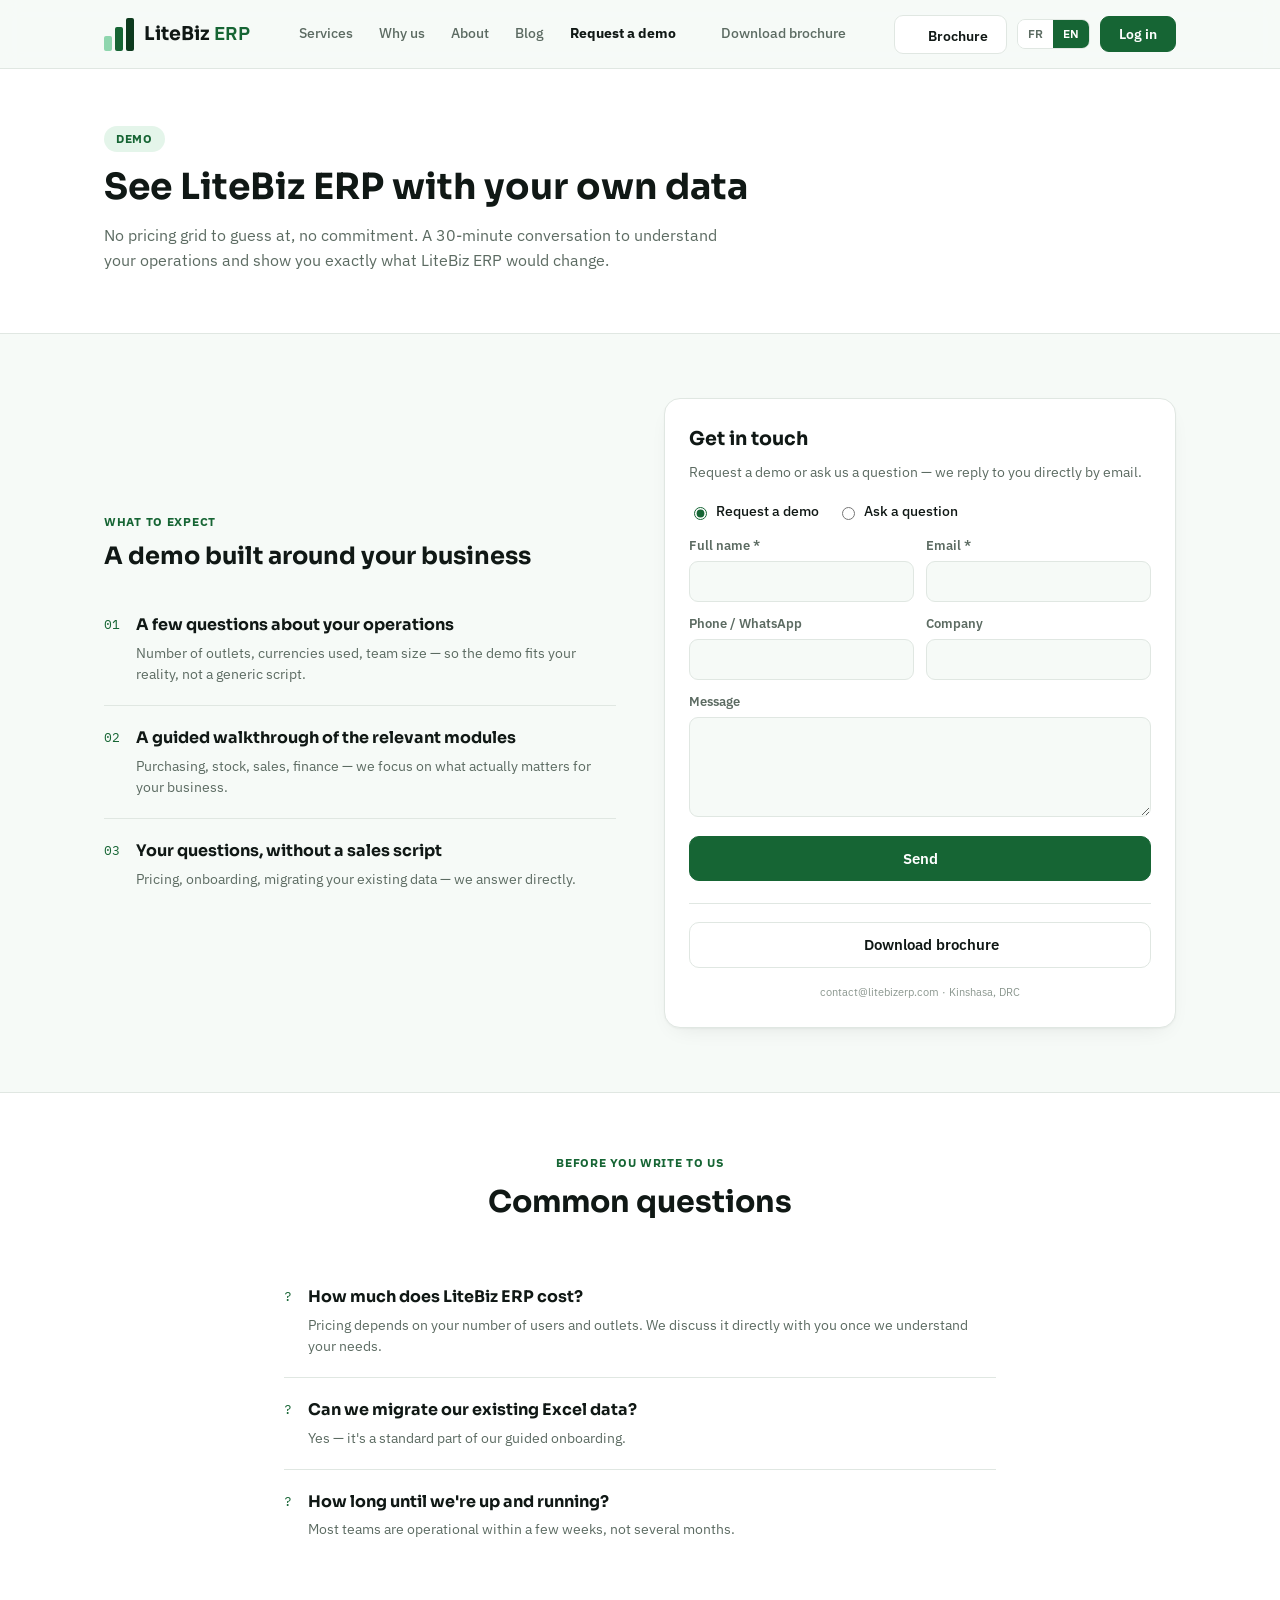
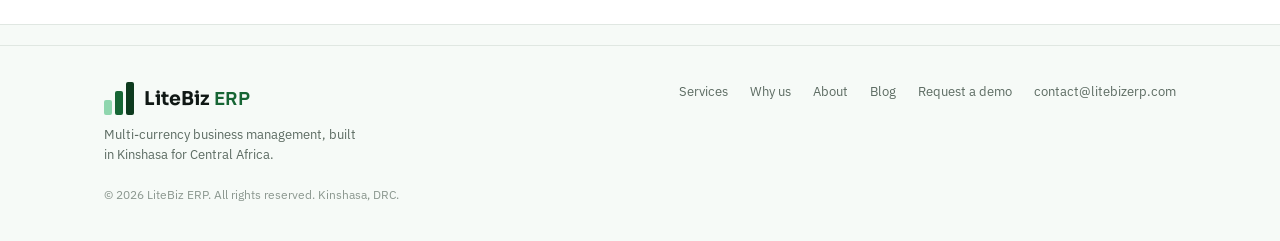
<file: demo.html>
<!doctype html>
<html lang="en" id="htmlRoot">
<head>
<meta charset="utf-8">
<meta name="viewport" content="width=device-width, initial-scale=1">
<script>try{var l=localStorage.getItem('litebiz_lang');if(l==='fr'||l==='en')document.documentElement.setAttribute('lang',l);}catch(e){}</script>
<title data-title-fr="Demander une démonstration — LiteBiz ERP" data-title-en="Request a Demo — LiteBiz ERP">Demander une démonstration — LiteBiz ERP</title>
<meta name="description" content="Réservez une démonstration gratuite de 30 minutes de LiteBiz ERP, avec votre propre catalogue et vos propres devises.">
<link rel="preconnect" href="https://fonts.googleapis.com">
<link rel="preconnect" href="https://fonts.gstatic.com" crossorigin>
<link rel="stylesheet" href="https://fonts.googleapis.com/css2?family=Sora:wght@600;700;800&family=IBM+Plex+Sans:wght@400;500;600&family=IBM+Plex+Mono:wght@500;600&display=swap">
<link rel="stylesheet" href="styles.css">
<script>window.PAGE_TITLE={fr:"Demander une démonstration — LiteBiz ERP",en:"Request a Demo — LiteBiz ERP"};</script>
</head>
<body>
<header>
  <div class="wrap header-inner">
    <a href="index.html" class="logo "><span class="logo-mark"><i></i><i></i><i></i></span><span class="logo-word">LiteBiz<b>ERP</b></span></a>
    <nav class="main-nav" id="mainNav">
      <a href="services.html" class="nav-link"><span data-lang="fr">Services</span><span data-lang="en">Services</span></a>
      <a href="why-us.html" class="nav-link"><span data-lang="fr">Pourquoi nous</span><span data-lang="en">Why us</span></a>
      <a href="about.html" class="nav-link"><span data-lang="fr">À propos</span><span data-lang="en">About</span></a>
      <a href="blog.html" class="nav-link"><span data-lang="fr">Blog</span><span data-lang="en">Blog</span></a>
      <a href="demo.html" class="nav-link nav-demo current"><span data-lang="fr">Demander une démo</span><span data-lang="en">Request a demo</span></a>
      <a href="assets/LiteBiz-ERP-Brochure-FR.pdf" data-lang="fr" class="nav-link" download><svg viewBox="0 0 24 24" width="14" height="14" fill="none" stroke-width="2" stroke-linecap="round" stroke-linejoin="round"><path d="M21 15v4a2 2 0 0 1-2 2H5a2 2 0 0 1-2-2v-4"/><polyline points="7 10 12 15 17 10"/><line x1="12" y1="15" x2="12" y2="3"/></svg> Télécharger la brochure</a>
      <a href="assets/LiteBiz-ERP-Brochure-EN.pdf" data-lang="en" class="nav-link" download><svg viewBox="0 0 24 24" width="14" height="14" fill="none" stroke-width="2" stroke-linecap="round" stroke-linejoin="round"><path d="M21 15v4a2 2 0 0 1-2 2H5a2 2 0 0 1-2-2v-4"/><polyline points="7 10 12 15 17 10"/><line x1="12" y1="15" x2="12" y2="3"/></svg> Download brochure</a>
    </nav>
    <div class="header-actions">
      <a href="assets/LiteBiz-ERP-Brochure-FR.pdf" data-lang="fr" class="btn brochure-btn" download title="Télécharger la brochure PDF"><svg viewBox="0 0 24 24" width="15" height="15" fill="none" stroke-width="2" stroke-linecap="round" stroke-linejoin="round"><path d="M21 15v4a2 2 0 0 1-2 2H5a2 2 0 0 1-2-2v-4"/><polyline points="7 10 12 15 17 10"/><line x1="12" y1="15" x2="12" y2="3"/></svg><span>Brochure</span></a>
      <a href="assets/LiteBiz-ERP-Brochure-EN.pdf" data-lang="en" class="btn brochure-btn" download title="Download PDF brochure"><svg viewBox="0 0 24 24" width="15" height="15" fill="none" stroke-width="2" stroke-linecap="round" stroke-linejoin="round"><path d="M21 15v4a2 2 0 0 1-2 2H5a2 2 0 0 1-2-2v-4"/><polyline points="7 10 12 15 17 10"/><line x1="12" y1="15" x2="12" y2="3"/></svg><span>Brochure</span></a>
      <div class="lang-toggle">
        <button id="langFrBtn" onclick="setLang('fr')">FR</button>
        <button id="langEnBtn" onclick="setLang('en')">EN</button>
      </div>
      <a href="https://app.litebizerp.com/login" class="btn btn-primary">
        <span data-lang="fr">Se connecter</span><span data-lang="en">Log in</span>
      </a>
      <button class="menu-btn" id="menuBtn" onclick="toggleMenu()" aria-label="Menu">
        <svg viewBox="0 0 24 24" fill="none" stroke-width="2" stroke-linecap="round"><line x1="3" y1="6" x2="21" y2="6"/><line x1="3" y1="12" x2="21" y2="12"/><line x1="3" y1="18" x2="21" y2="18"/></svg>
      </button>
    </div>
  </div>
</header>
<section class="page-hero">
  <div class="wrap">
    <span class="eyebrow"><span data-lang="fr">Démo</span><span data-lang="en">Demo</span></span>
    <h1><span data-lang="fr">Voyez LiteBiz ERP avec vos propres données</span><span data-lang="en">See LiteBiz ERP with your own data</span></h1>
    <p class="lead"><span data-lang="fr">Pas de grille tarifaire à deviner, pas d'engagement. Une conversation de 30 minutes pour comprendre vos opérations et vous montrer ce que LiteBiz ERP changerait concrètement.</span><span data-lang="en">No pricing grid to guess at, no commitment. A 30-minute conversation to understand your operations and show you exactly what LiteBiz ERP would change.</span></p>
  </div>
</section>
<section>
  <div class="wrap story-grid">
    <div>
      <div class="section-eyebrow"><span data-lang="fr">Ce qui vous attend</span><span data-lang="en">What to expect</span></div>
      <h2 style="font-size:24px;margin-bottom:18px;"><span data-lang="fr">Une démo construite autour de votre entreprise</span><span data-lang="en">A demo built around your business</span></h2>
      <div class="value-list">
        <div class="value-item">
          <div class="value-num">01</div>
          <div><h3><span data-lang="fr">Quelques questions sur vos opérations</span><span data-lang="en">A few questions about your operations</span></h3>
          <p><span data-lang="fr">Nombre de points de vente, devises utilisées, taille de l'équipe — pour adapter la démo à votre réalité, pas à un scénario générique.</span><span data-lang="en">Number of outlets, currencies used, team size — so the demo fits your reality, not a generic script.</span></p></div>
        </div>
        <div class="value-item">
          <div class="value-num">02</div>
          <div><h3><span data-lang="fr">Une visite guidée des modules pertinents</span><span data-lang="en">A guided walkthrough of the relevant modules</span></h3>
          <p><span data-lang="fr">Achats, stock, ventes, finances — nous nous concentrons sur ce qui compte réellement pour votre activité.</span><span data-lang="en">Purchasing, stock, sales, finance — we focus on what actually matters for your business.</span></p></div>
        </div>
        <div class="value-item">
          <div class="value-num">03</div>
          <div><h3><span data-lang="fr">Vos questions, sans discours commercial</span><span data-lang="en">Your questions, without a sales script</span></h3>
          <p><span data-lang="fr">Tarifs, mise en route, migration de vos données existantes — nous répondons directement.</span><span data-lang="en">Pricing, onboarding, migrating your existing data — we answer directly.</span></p></div>
        </div>
      </div>
    </div>
    <div class="panel enquiry-panel" id="contact">
      <h3 style="font-size:19px;margin-bottom:8px;"><span data-lang="fr">Écrivez-nous</span><span data-lang="en">Get in touch</span></h3>
      <p style="font-size:13.5px;color:var(--text-muted);margin-bottom:18px;"><span data-lang="fr">Demandez une démo ou posez-nous une question — nous vous répondons directement par email.</span><span data-lang="en">Request a demo or ask us a question — we reply to you directly by email.</span></p>
      <form id="enquiryForm" class="enquiry-form" novalidate>
        <div class="kind-toggle">
          <label><input type="radio" name="kind" value="demo" checked> <span data-lang="fr">Demander une démo</span><span data-lang="en">Request a demo</span></label>
          <label><input type="radio" name="kind" value="contact"> <span data-lang="fr">Poser une question</span><span data-lang="en">Ask a question</span></label>
        </div>
        <div class="form-row">
          <div class="field"><label for="enqName"><span data-lang="fr">Nom complet</span><span data-lang="en">Full name</span> *</label><input id="enqName" name="name" type="text" maxlength="100" autocomplete="name" required></div>
          <div class="field"><label for="enqEmail"><span data-lang="fr">Email</span><span data-lang="en">Email</span> *</label><input id="enqEmail" name="email" type="email" maxlength="200" autocomplete="email" required></div>
        </div>
        <div class="form-row">
          <div class="field"><label for="enqPhone"><span data-lang="fr">Téléphone / WhatsApp</span><span data-lang="en">Phone / WhatsApp</span></label><input id="enqPhone" name="phone" type="tel" maxlength="40" autocomplete="tel"></div>
          <div class="field"><label for="enqCompany"><span data-lang="fr">Entreprise</span><span data-lang="en">Company</span></label><input id="enqCompany" name="company" type="text" maxlength="120" autocomplete="organization"></div>
        </div>
        <div class="field"><label for="enqMessage"><span data-lang="fr">Message</span><span data-lang="en">Message</span></label><textarea id="enqMessage" name="message" rows="4" maxlength="4000"></textarea></div>
        <input type="text" name="website" tabindex="-1" autocomplete="off" aria-hidden="true" class="hp-field">
        <button type="submit" class="btn btn-primary btn-lg" id="enquirySubmit" style="width:100%;"><span data-lang="fr">Envoyer</span><span data-lang="en">Send</span></button>
        <div class="form-status ok" id="enqOk" role="status" hidden><span data-lang="fr">Merci ! Votre message a bien été envoyé. Nous vous répondons très prochainement.</span><span data-lang="en">Thank you! Your message has been sent. We'll get back to you shortly.</span></div>
        <div class="form-status err" id="enqErr" role="alert" hidden><span data-lang="fr">L'envoi n'a pas abouti. Merci de réessayer, ou écrivez-nous directement à <a href="mailto:contact@litebizerp.com">contact@litebizerp.com</a>.</span><span data-lang="en">We couldn't send your message. Please try again, or email us directly at <a href="mailto:contact@litebizerp.com">contact@litebizerp.com</a>.</span></div>
        <div class="form-status err" id="enqInvalid" role="alert" hidden><span data-lang="fr">Merci d'indiquer votre nom et une adresse email valide (et un message si vous posez une question).</span><span data-lang="en">Please enter your name and a valid email address (and a message if you're asking a question).</span></div>
      </form>
      <hr class="enquiry-sep">
      <a href="assets/LiteBiz-ERP-Brochure-FR.pdf" data-lang="fr" class="btn btn-lg" style="width:100%;" download><svg viewBox="0 0 24 24" width="16" height="16" fill="none" stroke-width="2" stroke-linecap="round" stroke-linejoin="round"><path d="M21 15v4a2 2 0 0 1-2 2H5a2 2 0 0 1-2-2v-4"/><polyline points="7 10 12 15 17 10"/><line x1="12" y1="15" x2="12" y2="3"/></svg> Télécharger la brochure</a>
      <a href="assets/LiteBiz-ERP-Brochure-EN.pdf" data-lang="en" class="btn btn-lg" style="width:100%;" download><svg viewBox="0 0 24 24" width="16" height="16" fill="none" stroke-width="2" stroke-linecap="round" stroke-linejoin="round"><path d="M21 15v4a2 2 0 0 1-2 2H5a2 2 0 0 1-2-2v-4"/><polyline points="7 10 12 15 17 10"/><line x1="12" y1="15" x2="12" y2="3"/></svg> Download brochure</a>
      <div class="panel-caption" style="margin-top:16px;"><span data-lang="fr">contact@litebizerp.com &middot; Kinshasa, RDC</span><span data-lang="en">contact@litebizerp.com &middot; Kinshasa, DRC</span></div>
    </div>
  </div>
</section>
<section style="background:var(--surface);border-block:1px solid var(--border);">
  <div class="wrap-narrow">
    <div class="section-head center">
      <div class="section-eyebrow"><span data-lang="fr">Avant de nous écrire</span><span data-lang="en">Before you write to us</span></div>
      <h2><span data-lang="fr">Questions fréquentes</span><span data-lang="en">Common questions</span></h2>
    </div>
    <div class="value-list">
      <div class="value-item"><div class="value-num">?</div><div><h3><span data-lang="fr">Combien coûte LiteBiz ERP ?</span><span data-lang="en">How much does LiteBiz ERP cost?</span></h3><p><span data-lang="fr">Le tarif dépend du nombre d'utilisateurs et de points de vente. Nous en discutons directement avec vous après avoir compris vos besoins.</span><span data-lang="en">Pricing depends on your number of users and outlets. We discuss it directly with you once we understand your needs.</span></p></div></div>
      <div class="value-item"><div class="value-num">?</div><div><h3><span data-lang="fr">Peut-on migrer nos données Excel existantes ?</span><span data-lang="en">Can we migrate our existing Excel data?</span></h3><p><span data-lang="fr">Oui — c'est une étape standard de notre mise en route accompagnée.</span><span data-lang="en">Yes — it's a standard part of our guided onboarding.</span></p></div></div>
      <div class="value-item"><div class="value-num">?</div><div><h3><span data-lang="fr">Combien de temps avant d'être opérationnel ?</span><span data-lang="en">How long until we're up and running?</span></h3><p><span data-lang="fr">La plupart des équipes sont opérationnelles en quelques semaines, pas en plusieurs mois.</span><span data-lang="en">Most teams are operational within a few weeks, not several months.</span></p></div></div>
    </div>
  </div>
</section><footer>
  <div class="wrap footer-inner">
    <div style="display:flex;flex-direction:column;gap:10px;max-width:260px;">
      <a href="index.html" class="logo "><span class="logo-mark"><i></i><i></i><i></i></span><span class="logo-word">LiteBiz<b>ERP</b></span></a>
      <p style="font-size:12.5px;color:var(--text-muted);margin:0;">
        <span data-lang="fr">Gestion d'entreprise multi-devises, conçue à Kinshasa pour l'Afrique centrale.</span>
        <span data-lang="en">Multi-currency business management, built in Kinshasa for Central Africa.</span>
      </p>
    </div>
    <div class="footer-links">
      <a href="services.html"><span data-lang="fr">Services</span><span data-lang="en">Services</span></a>
      <a href="why-us.html"><span data-lang="fr">Pourquoi nous</span><span data-lang="en">Why us</span></a>
      <a href="about.html"><span data-lang="fr">À propos</span><span data-lang="en">About</span></a>
      <a href="blog.html">Blog</a>
      <a href="demo.html"><span data-lang="fr">Demander une démo</span><span data-lang="en">Request a demo</span></a>
      <a href="mailto:contact@litebizerp.com">contact@litebizerp.com</a>
    </div>
  </div>
  <div class="wrap" style="margin-top:22px;">
    <div class="footer-copy">
      <span data-lang="fr">&copy; <span class="js-year"></span> LiteBiz ERP. Tous droits réservés. Kinshasa, RDC.</span>
      <span data-lang="en">&copy; <span class="js-year"></span> LiteBiz ERP. All rights reserved. Kinshasa, DRC.</span>
    </div>
  </div>
</footer><script src="site.js"></script>
</body>
</html>
</file>
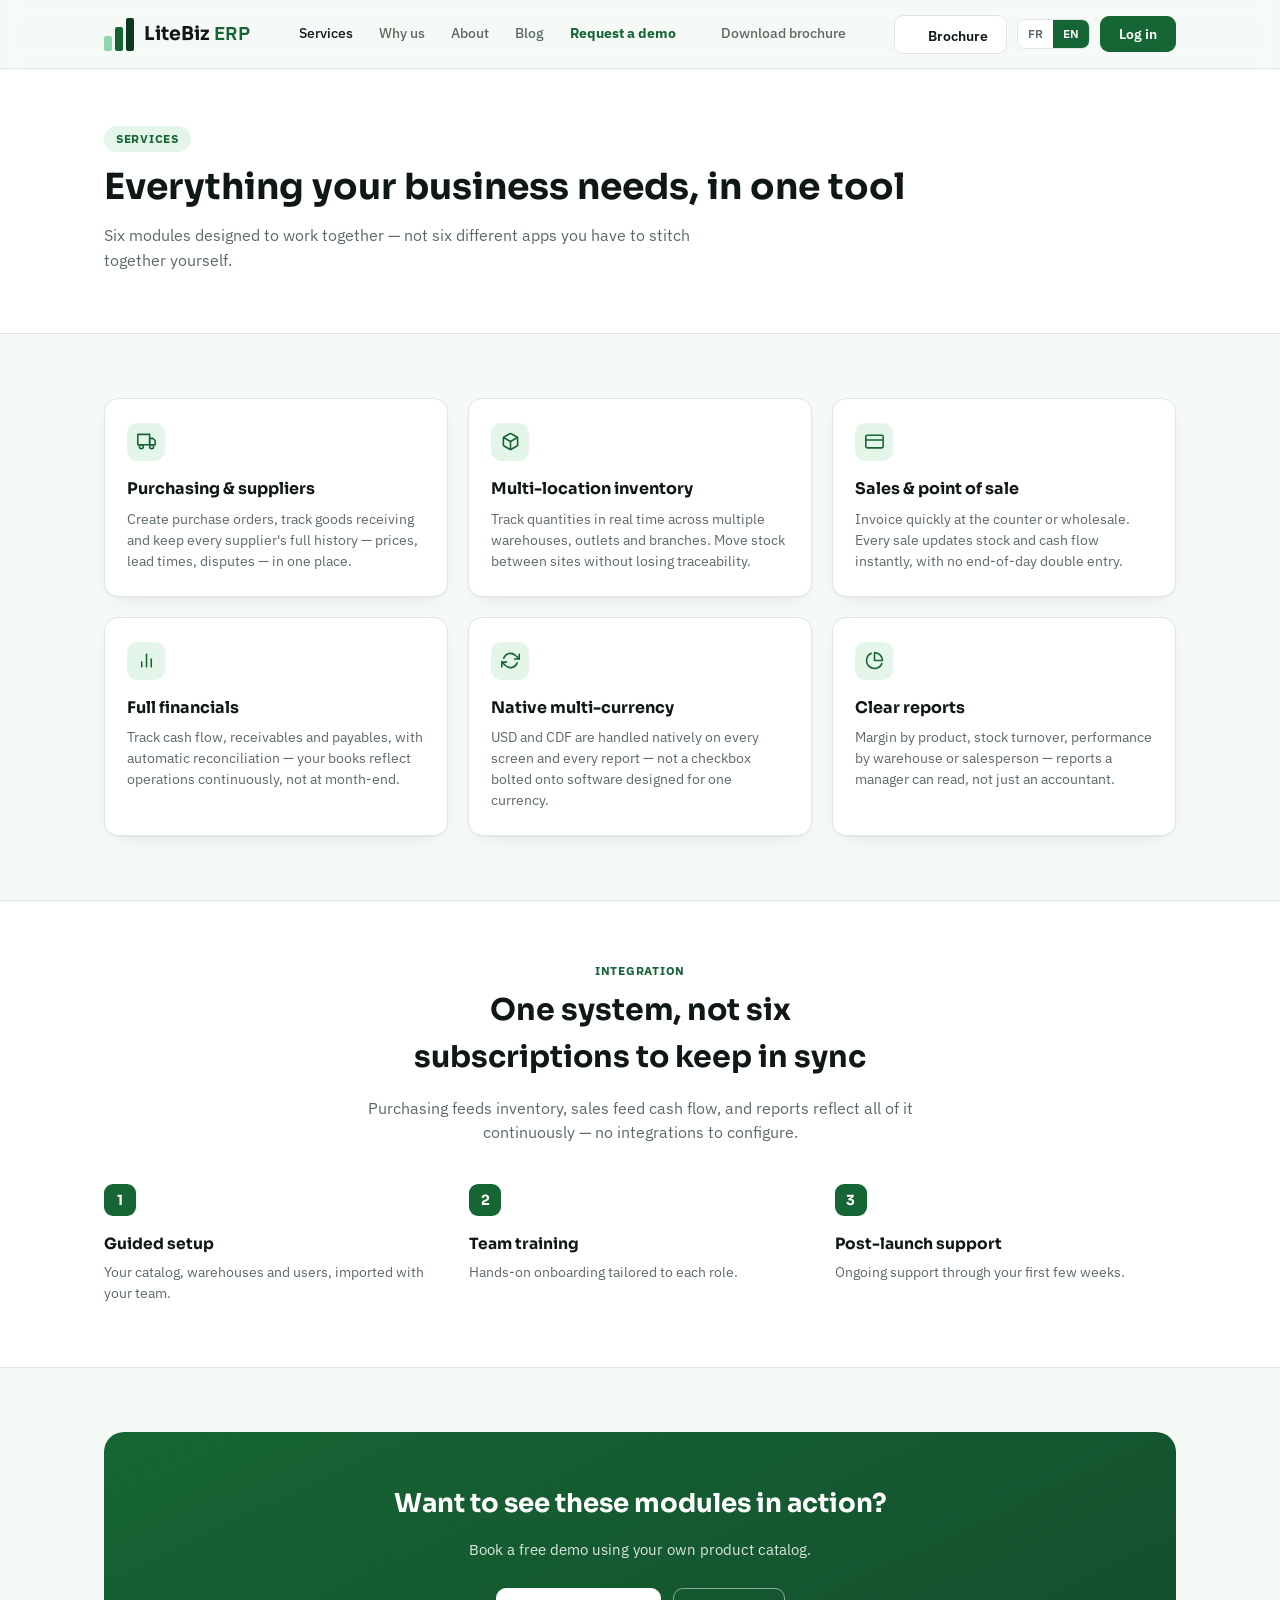
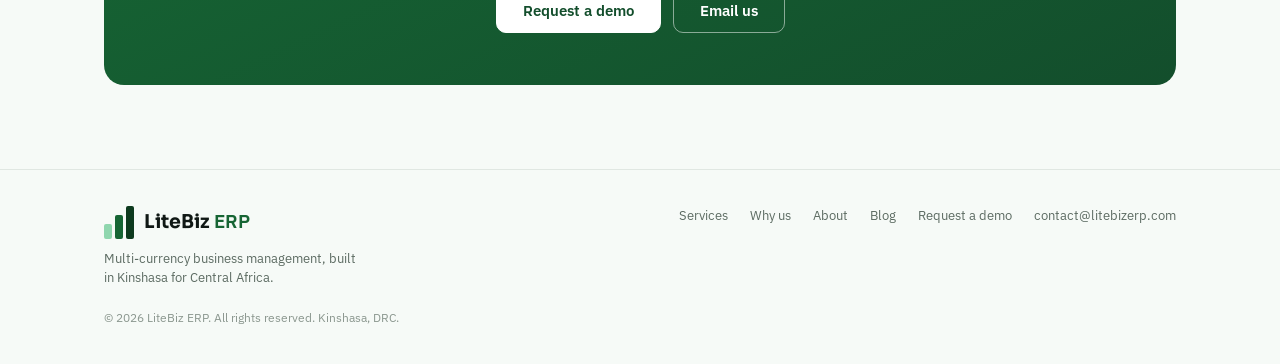
<file: services.html>
<!doctype html>
<html lang="en" id="htmlRoot">
<head>
<meta charset="utf-8">
<meta name="viewport" content="width=device-width, initial-scale=1">
<script>try{var l=localStorage.getItem('litebiz_lang');if(l==='fr'||l==='en')document.documentElement.setAttribute('lang',l);}catch(e){}</script>
<title data-title-fr="Services & Fonctionnalités — LiteBiz ERP" data-title-en="Services & Features — LiteBiz ERP">Services & Fonctionnalités — LiteBiz ERP</title>
<meta name="description" content="Achats, stock multi-dépôts, ventes et point de vente, finances complètes, multi-devises natif et rapports clairs — les modules LiteBiz ERP en détail.">
<link rel="preconnect" href="https://fonts.googleapis.com">
<link rel="preconnect" href="https://fonts.gstatic.com" crossorigin>
<link rel="stylesheet" href="https://fonts.googleapis.com/css2?family=Sora:wght@600;700;800&family=IBM+Plex+Sans:wght@400;500;600&family=IBM+Plex+Mono:wght@500;600&display=swap">
<link rel="stylesheet" href="styles.css">
<script>window.PAGE_TITLE={fr:"Services & Fonctionnalités — LiteBiz ERP",en:"Services & Features — LiteBiz ERP"};</script>
</head>
<body>
<header>
  <div class="wrap header-inner">
    <a href="index.html" class="logo "><span class="logo-mark"><i></i><i></i><i></i></span><span class="logo-word">LiteBiz<b>ERP</b></span></a>
    <nav class="main-nav" id="mainNav">
      <a href="services.html" class="nav-link current"><span data-lang="fr">Services</span><span data-lang="en">Services</span></a>
      <a href="why-us.html" class="nav-link"><span data-lang="fr">Pourquoi nous</span><span data-lang="en">Why us</span></a>
      <a href="about.html" class="nav-link"><span data-lang="fr">À propos</span><span data-lang="en">About</span></a>
      <a href="blog.html" class="nav-link"><span data-lang="fr">Blog</span><span data-lang="en">Blog</span></a>
      <a href="demo.html" class="nav-link nav-demo"><span data-lang="fr">Demander une démo</span><span data-lang="en">Request a demo</span></a>
      <a href="assets/LiteBiz-ERP-Brochure-FR.pdf" data-lang="fr" class="nav-link" download><svg viewBox="0 0 24 24" width="14" height="14" fill="none" stroke-width="2" stroke-linecap="round" stroke-linejoin="round"><path d="M21 15v4a2 2 0 0 1-2 2H5a2 2 0 0 1-2-2v-4"/><polyline points="7 10 12 15 17 10"/><line x1="12" y1="15" x2="12" y2="3"/></svg> Télécharger la brochure</a>
      <a href="assets/LiteBiz-ERP-Brochure-EN.pdf" data-lang="en" class="nav-link" download><svg viewBox="0 0 24 24" width="14" height="14" fill="none" stroke-width="2" stroke-linecap="round" stroke-linejoin="round"><path d="M21 15v4a2 2 0 0 1-2 2H5a2 2 0 0 1-2-2v-4"/><polyline points="7 10 12 15 17 10"/><line x1="12" y1="15" x2="12" y2="3"/></svg> Download brochure</a>
    </nav>
    <div class="header-actions">
      <a href="assets/LiteBiz-ERP-Brochure-FR.pdf" data-lang="fr" class="btn brochure-btn" download title="Télécharger la brochure PDF"><svg viewBox="0 0 24 24" width="15" height="15" fill="none" stroke-width="2" stroke-linecap="round" stroke-linejoin="round"><path d="M21 15v4a2 2 0 0 1-2 2H5a2 2 0 0 1-2-2v-4"/><polyline points="7 10 12 15 17 10"/><line x1="12" y1="15" x2="12" y2="3"/></svg><span>Brochure</span></a>
      <a href="assets/LiteBiz-ERP-Brochure-EN.pdf" data-lang="en" class="btn brochure-btn" download title="Download PDF brochure"><svg viewBox="0 0 24 24" width="15" height="15" fill="none" stroke-width="2" stroke-linecap="round" stroke-linejoin="round"><path d="M21 15v4a2 2 0 0 1-2 2H5a2 2 0 0 1-2-2v-4"/><polyline points="7 10 12 15 17 10"/><line x1="12" y1="15" x2="12" y2="3"/></svg><span>Brochure</span></a>
      <div class="lang-toggle">
        <button id="langFrBtn" onclick="setLang('fr')">FR</button>
        <button id="langEnBtn" onclick="setLang('en')">EN</button>
      </div>
      <a href="https://app.litebizerp.com/login" class="btn btn-primary">
        <span data-lang="fr">Se connecter</span><span data-lang="en">Log in</span>
      </a>
      <button class="menu-btn" id="menuBtn" onclick="toggleMenu()" aria-label="Menu">
        <svg viewBox="0 0 24 24" fill="none" stroke-width="2" stroke-linecap="round"><line x1="3" y1="6" x2="21" y2="6"/><line x1="3" y1="12" x2="21" y2="12"/><line x1="3" y1="18" x2="21" y2="18"/></svg>
      </button>
    </div>
  </div>
</header>
<section class="page-hero">
  <div class="wrap">
    <span class="eyebrow"><span data-lang="fr">Services</span><span data-lang="en">Services</span></span>
    <h1><span data-lang="fr">Tout ce dont votre entreprise a besoin, dans un seul outil</span><span data-lang="en">Everything your business needs, in one tool</span></h1>
    <p class="lead"><span data-lang="fr">Six modules conçus pour fonctionner ensemble — pas six applications différentes qu'il faut faire communiquer.</span><span data-lang="en">Six modules designed to work together — not six different apps you have to stitch together yourself.</span></p>
  </div>
</section>
<section>
  <div class="wrap">
    <div class="feature-grid">
      <div class="feature-card">
      <div class="feature-icon"><svg viewBox="0 0 24 24" width="19" height="19" fill="none" stroke-width="2" stroke-linecap="round" stroke-linejoin="round"><rect x="1" y="3" width="15" height="13"/><polygon points="16 8 20 8 23 11 23 16 16 16 16 8"/><circle cx="5.5" cy="18.5" r="2.5"/><circle cx="18.5" cy="18.5" r="2.5"/></svg></div>
      <h3><span data-lang="fr">Achats &amp; fournisseurs</span><span data-lang="en">Purchasing &amp; suppliers</span></h3>
      <p><span data-lang="fr">Créez vos bons de commande, suivez la réception des marchandises et gardez l'historique complet de chaque fournisseur — prix, délais, litiges — au même endroit.</span><span data-lang="en">Create purchase orders, track goods receiving and keep every supplier's full history — prices, lead times, disputes — in one place.</span></p>
    </div><div class="feature-card">
      <div class="feature-icon"><svg viewBox="0 0 24 24" width="19" height="19" fill="none" stroke-width="2" stroke-linecap="round" stroke-linejoin="round"><path d="M21 16V8a2 2 0 0 0-1-1.73l-7-4a2 2 0 0 0-2 0l-7 4A2 2 0 0 0 3 8v8a2 2 0 0 0 1 1.73l7 4a2 2 0 0 0 2 0l7-4A2 2 0 0 0 21 16z"/><polyline points="3.27 6.96 12 12.01 20.73 6.96"/><line x1="12" y1="22.08" x2="12" y2="12"/></svg></div>
      <h3><span data-lang="fr">Stock multi-dépôts</span><span data-lang="en">Multi-location inventory</span></h3>
      <p><span data-lang="fr">Suivez vos quantités en temps réel entre plusieurs entrepôts, points de vente et succursales. Transférez du stock entre sites sans perdre la traçabilité.</span><span data-lang="en">Track quantities in real time across multiple warehouses, outlets and branches. Move stock between sites without losing traceability.</span></p>
    </div><div class="feature-card">
      <div class="feature-icon"><svg viewBox="0 0 24 24" width="19" height="19" fill="none" stroke-width="2" stroke-linecap="round" stroke-linejoin="round"><rect x="1" y="4" width="22" height="16" rx="2" ry="2"/><line x1="1" y1="10" x2="23" y2="10"/></svg></div>
      <h3><span data-lang="fr">Ventes &amp; point de vente</span><span data-lang="en">Sales &amp; point of sale</span></h3>
      <p><span data-lang="fr">Facturez rapidement au comptoir ou en gros. Chaque vente met à jour le stock et la trésorerie instantanément, sans double saisie en fin de journée.</span><span data-lang="en">Invoice quickly at the counter or wholesale. Every sale updates stock and cash flow instantly, with no end-of-day double entry.</span></p>
    </div><div class="feature-card">
      <div class="feature-icon"><svg viewBox="0 0 24 24" width="19" height="19" fill="none" stroke-width="2" stroke-linecap="round" stroke-linejoin="round"><line x1="18" y1="20" x2="18" y2="10"/><line x1="12" y1="20" x2="12" y2="4"/><line x1="6" y1="20" x2="6" y2="14"/></svg></div>
      <h3><span data-lang="fr">Finances complètes</span><span data-lang="en">Full financials</span></h3>
      <p><span data-lang="fr">Suivez trésorerie, créances clients et dettes fournisseurs, avec rapprochement automatique — vos comptes reflètent vos opérations en continu.</span><span data-lang="en">Track cash flow, receivables and payables, with automatic reconciliation — your books reflect operations continuously, not at month-end.</span></p>
    </div><div class="feature-card">
      <div class="feature-icon"><svg viewBox="0 0 24 24" width="19" height="19" fill="none" stroke-width="2" stroke-linecap="round" stroke-linejoin="round"><polyline points="23 4 23 10 17 10"/><polyline points="1 20 1 14 7 14"/><path d="M3.51 9a9 9 0 0 1 14.85-3.36L23 10M1 14l4.64 4.36A9 9 0 0 0 20.49 15"/></svg></div>
      <h3><span data-lang="fr">Multi-devises natif</span><span data-lang="en">Native multi-currency</span></h3>
      <p><span data-lang="fr">USD et CDF sont gérés nativement dans chaque écran et chaque rapport — pas une case à cocher ajoutée après coup à un logiciel pensé pour une seule devise.</span><span data-lang="en">USD and CDF are handled natively on every screen and every report — not a checkbox bolted onto software designed for one currency.</span></p>
    </div><div class="feature-card">
      <div class="feature-icon"><svg viewBox="0 0 24 24" width="19" height="19" fill="none" stroke-width="2" stroke-linecap="round" stroke-linejoin="round"><path d="M21.21 15.89A10 10 0 1 1 8 2.83"/><path d="M22 12A10 10 0 0 0 12 2v10z"/></svg></div>
      <h3><span data-lang="fr">Rapports clairs</span><span data-lang="en">Clear reports</span></h3>
      <p><span data-lang="fr">Marge par produit, rotation de stock, performance par entrepôt ou par vendeur — des rapports lisibles par un gérant, pas seulement par un comptable.</span><span data-lang="en">Margin by product, stock turnover, performance by warehouse or salesperson — reports a manager can read, not just an accountant.</span></p>
    </div>
    </div>
  </div>
</section>
<section style="background:var(--surface);border-block:1px solid var(--border);">
  <div class="wrap">
    <div class="section-head center">
      <div class="section-eyebrow"><span data-lang="fr">Intégration</span><span data-lang="en">Integration</span></div>
      <h2><span data-lang="fr">Un seul système, pas six abonnements à synchroniser</span><span data-lang="en">One system, not six subscriptions to keep in sync</span></h2>
      <p><span data-lang="fr">Vos achats alimentent votre stock, vos ventes alimentent votre trésorerie, et vos rapports reflètent le tout en continu — aucune passerelle à configurer.</span><span data-lang="en">Purchasing feeds inventory, sales feed cash flow, and reports reflect all of it continuously — no integrations to configure.</span></p>
    </div>
    <div class="steps">
      <div class="step"><div class="step-num">1</div><h3><span data-lang="fr">Configuration guidée</span><span data-lang="en">Guided setup</span></h3><p><span data-lang="fr">Votre catalogue, vos entrepôts et vos utilisateurs, importés avec vous.</span><span data-lang="en">Your catalog, warehouses and users, imported with your team.</span></p></div>
      <div class="step"><div class="step-num">2</div><h3><span data-lang="fr">Formation de l'équipe</span><span data-lang="en">Team training</span></h3><p><span data-lang="fr">Une prise en main pratique, adaptée aux rôles de chacun.</span><span data-lang="en">Hands-on onboarding tailored to each role.</span></p></div>
      <div class="step"><div class="step-num">3</div><h3><span data-lang="fr">Suivi après lancement</span><span data-lang="en">Post-launch support</span></h3><p><span data-lang="fr">Un accompagnement continu pendant vos premières semaines.</span><span data-lang="en">Ongoing support through your first few weeks.</span></p></div>
    </div>
  </div>
</section><section>
  <div class="wrap">
    <div class="cta-band">
      <h2><span data-lang="fr">Envie de voir ces modules en action ?</span><span data-lang="en">Want to see these modules in action?</span></h2>
      <p><span data-lang="fr">Réservez une démonstration gratuite avec votre propre catalogue de produits.</span><span data-lang="en">Book a free demo using your own product catalog.</span></p>
      <div class="cta-actions">
        <a href="demo.html" class="btn btn-lg"><span data-lang="fr">Demander une démo</span><span data-lang="en">Request a demo</span></a>
        <a href="mailto:contact@litebizerp.com" class="btn btn-lg btn-ghost"><span data-lang="fr">Écrivez-nous</span><span data-lang="en">Email us</span></a>
      </div>
    </div>
  </div>
</section><footer>
  <div class="wrap footer-inner">
    <div style="display:flex;flex-direction:column;gap:10px;max-width:260px;">
      <a href="index.html" class="logo "><span class="logo-mark"><i></i><i></i><i></i></span><span class="logo-word">LiteBiz<b>ERP</b></span></a>
      <p style="font-size:12.5px;color:var(--text-muted);margin:0;">
        <span data-lang="fr">Gestion d'entreprise multi-devises, conçue à Kinshasa pour l'Afrique centrale.</span>
        <span data-lang="en">Multi-currency business management, built in Kinshasa for Central Africa.</span>
      </p>
    </div>
    <div class="footer-links">
      <a href="services.html"><span data-lang="fr">Services</span><span data-lang="en">Services</span></a>
      <a href="why-us.html"><span data-lang="fr">Pourquoi nous</span><span data-lang="en">Why us</span></a>
      <a href="about.html"><span data-lang="fr">À propos</span><span data-lang="en">About</span></a>
      <a href="blog.html">Blog</a>
      <a href="demo.html"><span data-lang="fr">Demander une démo</span><span data-lang="en">Request a demo</span></a>
      <a href="mailto:contact@litebizerp.com">contact@litebizerp.com</a>
    </div>
  </div>
  <div class="wrap" style="margin-top:22px;">
    <div class="footer-copy">
      <span data-lang="fr">&copy; <span class="js-year"></span> LiteBiz ERP. Tous droits réservés. Kinshasa, RDC.</span>
      <span data-lang="en">&copy; <span class="js-year"></span> LiteBiz ERP. All rights reserved. Kinshasa, DRC.</span>
    </div>
  </div>
</footer><script src="site.js"></script>
</body>
</html>
</file>
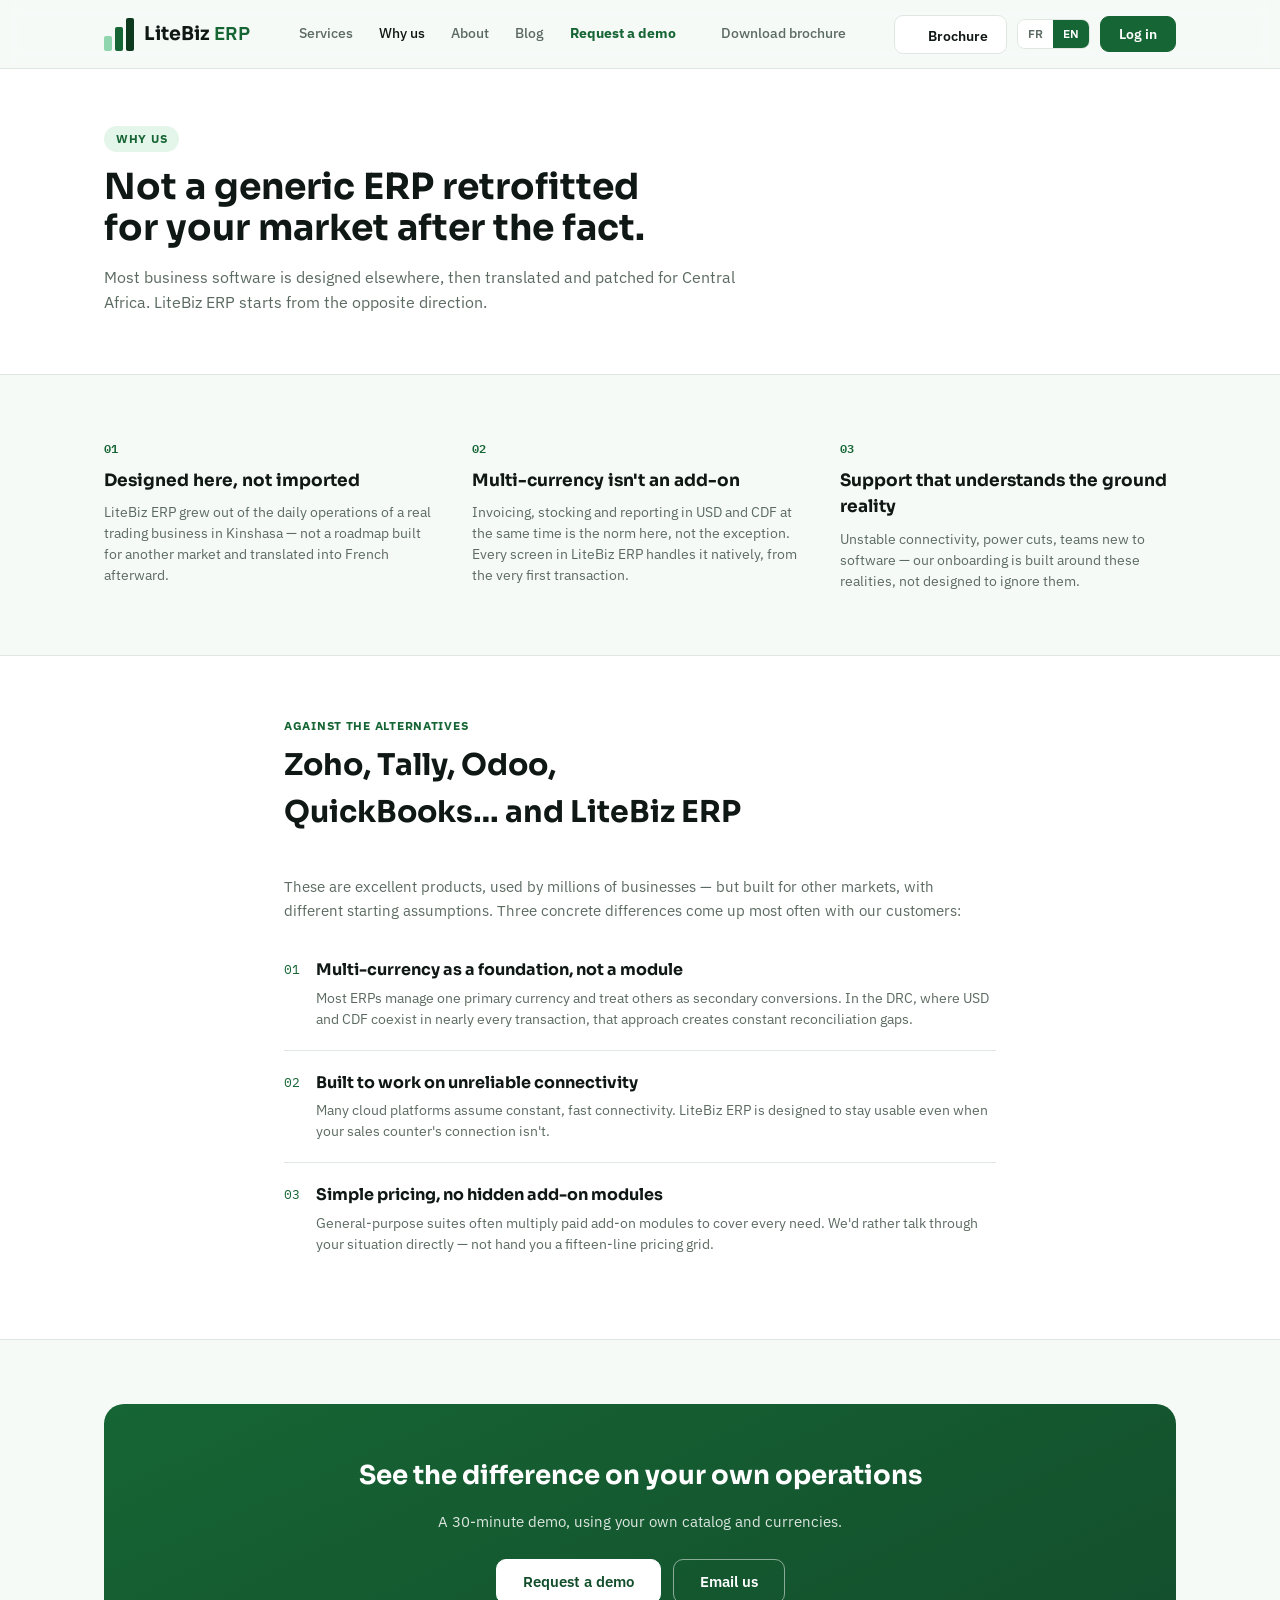
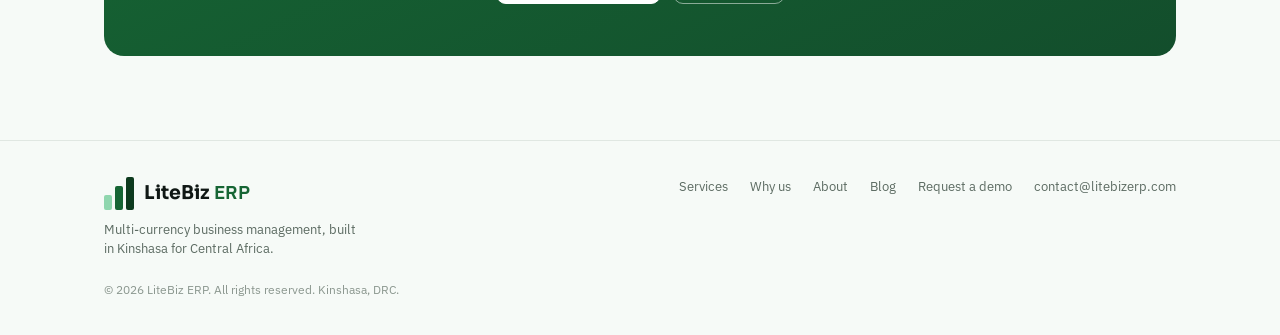
<file: why-us.html>
<!doctype html>
<html lang="en" id="htmlRoot">
<head>
<meta charset="utf-8">
<meta name="viewport" content="width=device-width, initial-scale=1">
<script>try{var l=localStorage.getItem('litebiz_lang');if(l==='fr'||l==='en')document.documentElement.setAttribute('lang',l);}catch(e){}</script>
<title data-title-fr="Pourquoi choisir LiteBiz ERP — LiteBiz ERP" data-title-en="Why Choose LiteBiz ERP — LiteBiz ERP">Pourquoi choisir LiteBiz ERP — LiteBiz ERP</title>
<meta name="description" content="LiteBiz ERP n'est pas un ERP généraliste adapté après coup — il est conçu dès le départ pour les entreprises commerciales d'Afrique centrale.">
<link rel="preconnect" href="https://fonts.googleapis.com">
<link rel="preconnect" href="https://fonts.gstatic.com" crossorigin>
<link rel="stylesheet" href="https://fonts.googleapis.com/css2?family=Sora:wght@600;700;800&family=IBM+Plex+Sans:wght@400;500;600&family=IBM+Plex+Mono:wght@500;600&display=swap">
<link rel="stylesheet" href="styles.css">
<script>window.PAGE_TITLE={fr:"Pourquoi choisir LiteBiz ERP — LiteBiz ERP",en:"Why Choose LiteBiz ERP — LiteBiz ERP"};</script>
</head>
<body>
<header>
  <div class="wrap header-inner">
    <a href="index.html" class="logo "><span class="logo-mark"><i></i><i></i><i></i></span><span class="logo-word">LiteBiz<b>ERP</b></span></a>
    <nav class="main-nav" id="mainNav">
      <a href="services.html" class="nav-link"><span data-lang="fr">Services</span><span data-lang="en">Services</span></a>
      <a href="why-us.html" class="nav-link current"><span data-lang="fr">Pourquoi nous</span><span data-lang="en">Why us</span></a>
      <a href="about.html" class="nav-link"><span data-lang="fr">À propos</span><span data-lang="en">About</span></a>
      <a href="blog.html" class="nav-link"><span data-lang="fr">Blog</span><span data-lang="en">Blog</span></a>
      <a href="demo.html" class="nav-link nav-demo"><span data-lang="fr">Demander une démo</span><span data-lang="en">Request a demo</span></a>
      <a href="assets/LiteBiz-ERP-Brochure-FR.pdf" data-lang="fr" class="nav-link" download><svg viewBox="0 0 24 24" width="14" height="14" fill="none" stroke-width="2" stroke-linecap="round" stroke-linejoin="round"><path d="M21 15v4a2 2 0 0 1-2 2H5a2 2 0 0 1-2-2v-4"/><polyline points="7 10 12 15 17 10"/><line x1="12" y1="15" x2="12" y2="3"/></svg> Télécharger la brochure</a>
      <a href="assets/LiteBiz-ERP-Brochure-EN.pdf" data-lang="en" class="nav-link" download><svg viewBox="0 0 24 24" width="14" height="14" fill="none" stroke-width="2" stroke-linecap="round" stroke-linejoin="round"><path d="M21 15v4a2 2 0 0 1-2 2H5a2 2 0 0 1-2-2v-4"/><polyline points="7 10 12 15 17 10"/><line x1="12" y1="15" x2="12" y2="3"/></svg> Download brochure</a>
    </nav>
    <div class="header-actions">
      <a href="assets/LiteBiz-ERP-Brochure-FR.pdf" data-lang="fr" class="btn brochure-btn" download title="Télécharger la brochure PDF"><svg viewBox="0 0 24 24" width="15" height="15" fill="none" stroke-width="2" stroke-linecap="round" stroke-linejoin="round"><path d="M21 15v4a2 2 0 0 1-2 2H5a2 2 0 0 1-2-2v-4"/><polyline points="7 10 12 15 17 10"/><line x1="12" y1="15" x2="12" y2="3"/></svg><span>Brochure</span></a>
      <a href="assets/LiteBiz-ERP-Brochure-EN.pdf" data-lang="en" class="btn brochure-btn" download title="Download PDF brochure"><svg viewBox="0 0 24 24" width="15" height="15" fill="none" stroke-width="2" stroke-linecap="round" stroke-linejoin="round"><path d="M21 15v4a2 2 0 0 1-2 2H5a2 2 0 0 1-2-2v-4"/><polyline points="7 10 12 15 17 10"/><line x1="12" y1="15" x2="12" y2="3"/></svg><span>Brochure</span></a>
      <div class="lang-toggle">
        <button id="langFrBtn" onclick="setLang('fr')">FR</button>
        <button id="langEnBtn" onclick="setLang('en')">EN</button>
      </div>
      <a href="https://app.litebizerp.com/login" class="btn btn-primary">
        <span data-lang="fr">Se connecter</span><span data-lang="en">Log in</span>
      </a>
      <button class="menu-btn" id="menuBtn" onclick="toggleMenu()" aria-label="Menu">
        <svg viewBox="0 0 24 24" fill="none" stroke-width="2" stroke-linecap="round"><line x1="3" y1="6" x2="21" y2="6"/><line x1="3" y1="12" x2="21" y2="12"/><line x1="3" y1="18" x2="21" y2="18"/></svg>
      </button>
    </div>
  </div>
</header>
<section class="page-hero">
  <div class="wrap">
    <span class="eyebrow"><span data-lang="fr">Pourquoi nous</span><span data-lang="en">Why us</span></span>
    <h1><span data-lang="fr">Pas un ERP générique adapté à votre marché après coup.</span><span data-lang="en">Not a generic ERP retrofitted for your market after the fact.</span></h1>
    <p class="lead"><span data-lang="fr">La plupart des logiciels de gestion sont conçus ailleurs, puis traduits et corrigés pour l'Afrique centrale. LiteBiz ERP part du sens inverse.</span><span data-lang="en">Most business software is designed elsewhere, then translated and patched for Central Africa. LiteBiz ERP starts from the opposite direction.</span></p>
  </div>
</section>
<section>
  <div class="wrap">
    <div class="why-grid">
      <div class="why-item">
        <div class="num">01</div>
        <h3><span data-lang="fr">Conçu ici, pas importé</span><span data-lang="en">Designed here, not imported</span></h3>
        <p><span data-lang="fr">LiteBiz ERP est né des opérations quotidiennes d'une vraie entreprise commerciale à Kinshasa — pas d'une feuille de route conçue pour un autre marché puis traduite en français.</span><span data-lang="en">LiteBiz ERP grew out of the daily operations of a real trading business in Kinshasa — not a roadmap built for another market and translated into French afterward.</span></p>
      </div>
      <div class="why-item">
        <div class="num">02</div>
        <h3><span data-lang="fr">Le multi-devises n'est pas une option</span><span data-lang="en">Multi-currency isn't an add-on</span></h3>
        <p><span data-lang="fr">Facturer, stocker et rapporter en USD et en CDF en même temps est la norme ici, pas l'exception. Chaque écran de LiteBiz ERP le gère nativement, dès la première transaction.</span><span data-lang="en">Invoicing, stocking and reporting in USD and CDF at the same time is the norm here, not the exception. Every screen in LiteBiz ERP handles it natively, from the very first transaction.</span></p>
      </div>
      <div class="why-item">
        <div class="num">03</div>
        <h3><span data-lang="fr">Un accompagnement qui connaît le terrain</span><span data-lang="en">Support that understands the ground reality</span></h3>
        <p><span data-lang="fr">Connexion instable, coupures d'électricité, équipes peu habituées aux logiciels : notre mise en route est pensée pour ces réalités, pas pour les ignorer.</span><span data-lang="en">Unstable connectivity, power cuts, teams new to software — our onboarding is built around these realities, not designed to ignore them.</span></p>
      </div>
    </div>
  </div>
</section>
<section style="background:var(--surface);border-block:1px solid var(--border);">
  <div class="wrap-narrow">
    <div class="section-head">
      <div class="section-eyebrow"><span data-lang="fr">Face aux alternatives</span><span data-lang="en">Against the alternatives</span></div>
      <h2><span data-lang="fr">Zoho, Tally, Odoo, QuickBooks… et LiteBiz ERP</span><span data-lang="en">Zoho, Tally, Odoo, QuickBooks… and LiteBiz ERP</span></h2>
    </div>
    <p style="font-size:15px;color:var(--text-muted);margin-bottom:16px;">
      <span data-lang="fr">Ce sont d'excellents logiciels, utilisés par des millions d'entreprises — mais conçus pour d'autres marchés, avec d'autres hypothèses de départ. Trois différences concrètes reviennent le plus souvent chez nos clients :</span>
      <span data-lang="en">These are excellent products, used by millions of businesses — but built for other markets, with different starting assumptions. Three concrete differences come up most often with our customers:</span>
    </p>
    <div class="value-list">
      <div class="value-item">
        <div class="value-num">01</div>
        <div><h3><span data-lang="fr">Multi-devises comme fondation, pas comme module</span><span data-lang="en">Multi-currency as a foundation, not a module</span></h3>
        <p><span data-lang="fr">La plupart des ERP gèrent une devise principale et traitent les autres comme des conversions secondaires. En RDC, où USD et CDF coexistent dans presque chaque transaction, cette approche crée des écarts de rapprochement constants.</span><span data-lang="en">Most ERPs manage one primary currency and treat others as secondary conversions. In the DRC, where USD and CDF coexist in nearly every transaction, that approach creates constant reconciliation gaps.</span></p></div>
      </div>
      <div class="value-item">
        <div class="value-num">02</div>
        <div><h3><span data-lang="fr">Fonctionne avec une connexion instable</span><span data-lang="en">Built to work on unreliable connectivity</span></h3>
        <p><span data-lang="fr">Beaucoup de plateformes cloud présupposent une connexion permanente et rapide. LiteBiz ERP est pensé pour rester utilisable même quand la connexion de votre comptoir de vente ne l'est pas.</span><span data-lang="en">Many cloud platforms assume constant, fast connectivity. LiteBiz ERP is designed to stay usable even when your sales counter's connection isn't.</span></p></div>
      </div>
      <div class="value-item">
        <div class="value-num">03</div>
        <div><h3><span data-lang="fr">Un tarif simple, sans modules cachés</span><span data-lang="en">Simple pricing, no hidden add-on modules</span></h3>
        <p><span data-lang="fr">Les suites généralistes multiplient souvent les modules payants pour couvrir chaque besoin. Nous préférons discuter directement de votre situation — sans grille tarifaire à quinze lignes.</span><span data-lang="en">General-purpose suites often multiply paid add-on modules to cover every need. We'd rather talk through your situation directly — not hand you a fifteen-line pricing grid.</span></p></div>
      </div>
    </div>
  </div>
</section><section>
  <div class="wrap">
    <div class="cta-band">
      <h2><span data-lang="fr">Voyez la différence sur vos propres opérations</span><span data-lang="en">See the difference on your own operations</span></h2>
      <p><span data-lang="fr">Une démonstration de 30 minutes, avec votre catalogue et vos devises.</span><span data-lang="en">A 30-minute demo, using your own catalog and currencies.</span></p>
      <div class="cta-actions">
        <a href="demo.html" class="btn btn-lg"><span data-lang="fr">Demander une démo</span><span data-lang="en">Request a demo</span></a>
        <a href="mailto:contact@litebizerp.com" class="btn btn-lg btn-ghost"><span data-lang="fr">Écrivez-nous</span><span data-lang="en">Email us</span></a>
      </div>
    </div>
  </div>
</section><footer>
  <div class="wrap footer-inner">
    <div style="display:flex;flex-direction:column;gap:10px;max-width:260px;">
      <a href="index.html" class="logo "><span class="logo-mark"><i></i><i></i><i></i></span><span class="logo-word">LiteBiz<b>ERP</b></span></a>
      <p style="font-size:12.5px;color:var(--text-muted);margin:0;">
        <span data-lang="fr">Gestion d'entreprise multi-devises, conçue à Kinshasa pour l'Afrique centrale.</span>
        <span data-lang="en">Multi-currency business management, built in Kinshasa for Central Africa.</span>
      </p>
    </div>
    <div class="footer-links">
      <a href="services.html"><span data-lang="fr">Services</span><span data-lang="en">Services</span></a>
      <a href="why-us.html"><span data-lang="fr">Pourquoi nous</span><span data-lang="en">Why us</span></a>
      <a href="about.html"><span data-lang="fr">À propos</span><span data-lang="en">About</span></a>
      <a href="blog.html">Blog</a>
      <a href="demo.html"><span data-lang="fr">Demander une démo</span><span data-lang="en">Request a demo</span></a>
      <a href="mailto:contact@litebizerp.com">contact@litebizerp.com</a>
    </div>
  </div>
  <div class="wrap" style="margin-top:22px;">
    <div class="footer-copy">
      <span data-lang="fr">&copy; <span class="js-year"></span> LiteBiz ERP. Tous droits réservés. Kinshasa, RDC.</span>
      <span data-lang="en">&copy; <span class="js-year"></span> LiteBiz ERP. All rights reserved. Kinshasa, DRC.</span>
    </div>
  </div>
</footer><script src="site.js"></script>
</body>
</html>
</file>
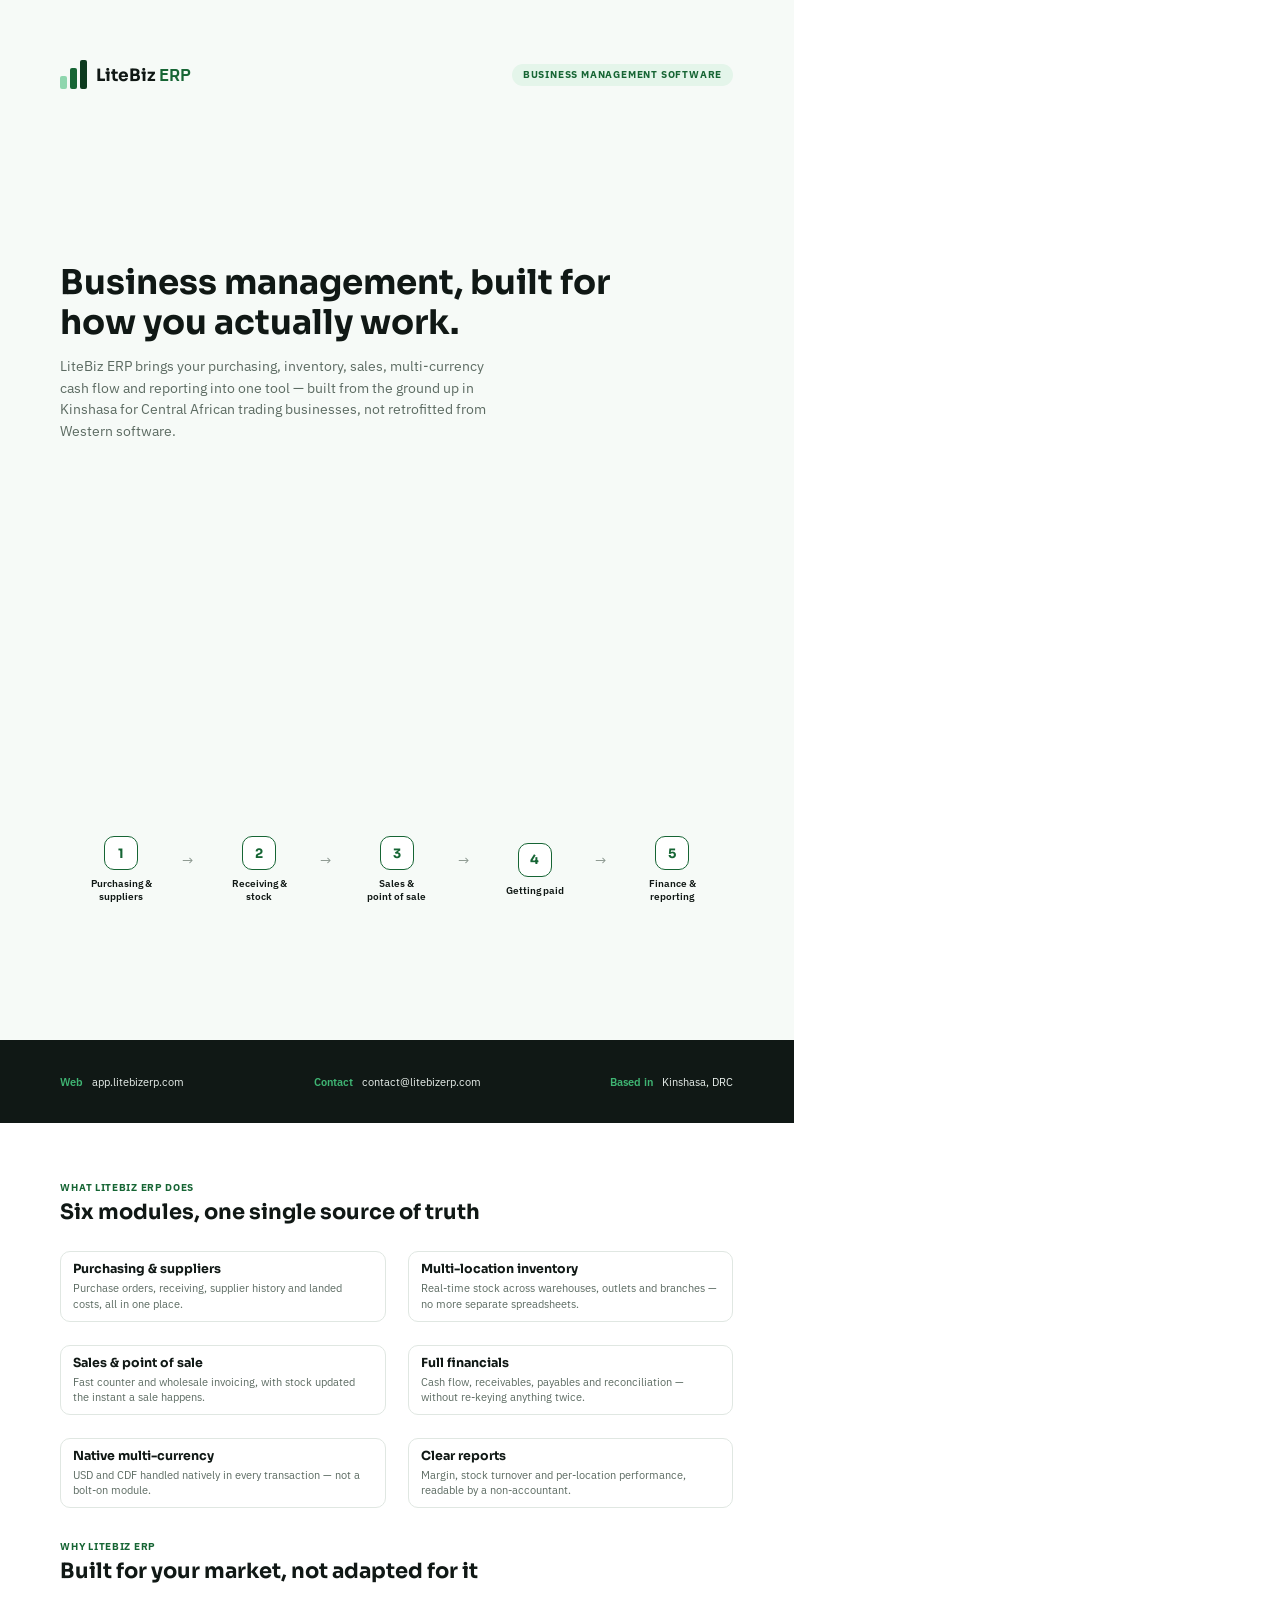
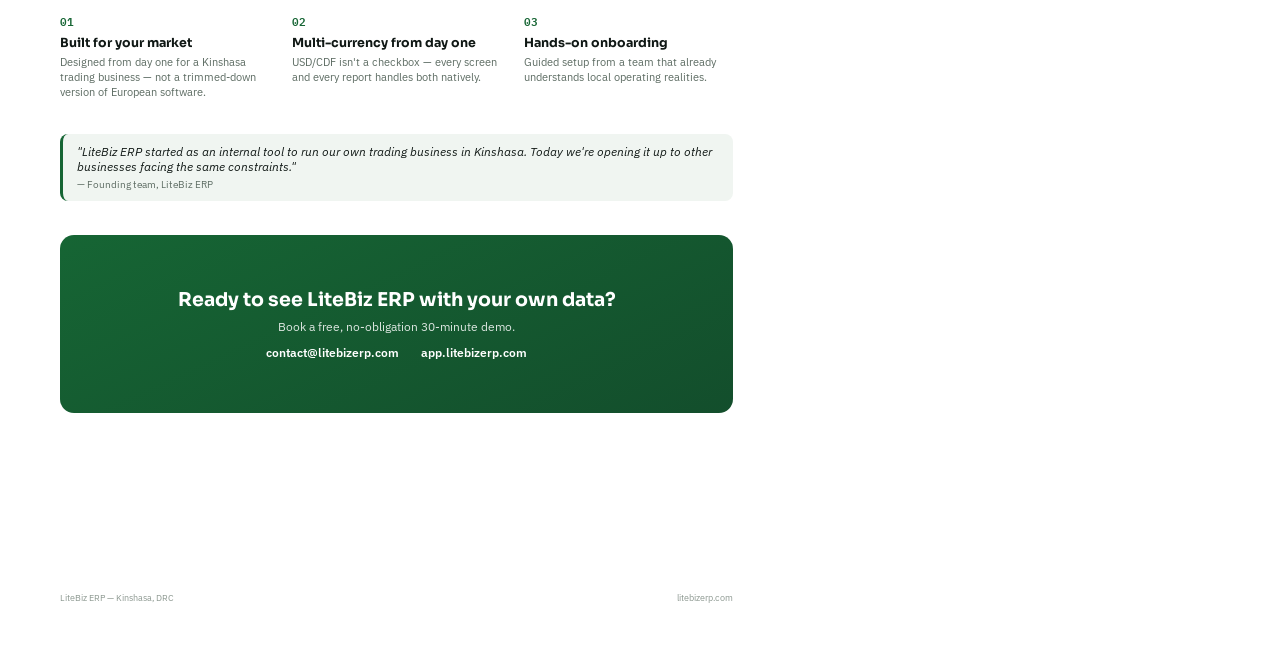
<file: assets/brochure-en.html>
<!doctype html>
<html lang="en">
<head>
<meta charset="utf-8">
<title>LiteBiz ERP — Brochure</title>
<link rel="preconnect" href="https://fonts.googleapis.com">
<link rel="stylesheet" href="https://fonts.googleapis.com/css2?family=Sora:wght@600;700;800&family=IBM+Plex+Sans:wght@400;500;600;700&family=IBM+Plex+Mono:wght@500;600&display=swap">
<style>
  @page{ size:A4; margin:0; }
  *{box-sizing:border-box;}
  html,body{margin:0;padding:0;}
  body{font-family:'IBM Plex Sans',sans-serif;color:#101815;-webkit-print-color-adjust:exact;print-color-adjust:exact;}
  .page{width:210mm;height:297mm;position:relative;overflow:hidden;page-break-after:always;}
  .page:last-child{page-break-after:auto;}
  .pad{padding:16mm 16mm;}

  .cover{background:#f6faf7;}
  .cover-top{display:flex;align-items:center;justify-content:space-between;}
  .logo{display:flex;align-items:center;gap:9px;}
  .logo-mark{display:flex;align-items:flex-end;gap:3px;}
  .logo-mark i{display:block;width:7px;border-radius:2px;}
  .logo-mark i:nth-child(1){height:13px;background:#8fd6ae;}
  .logo-mark i:nth-child(2){height:21px;background:#166534;}
  .logo-mark i:nth-child(3){height:29px;background:#0d3a1e;}
  .logo-word{font-family:'Sora',sans-serif;font-weight:700;font-size:17px;}
  .logo-word b{font-family:'IBM Plex Sans',sans-serif;font-weight:600;color:#166534;margin-left:3px;}
  .tagline-tag{font:700 10px/1 'IBM Plex Sans';letter-spacing:.08em;text-transform:uppercase;color:#166534;background:#e4f5ea;padding:6px 11px;border-radius:20px;}

  .cover-hero{margin-top:46mm;}
  .cover-hero h1{font-family:'Sora',sans-serif;font-weight:700;font-size:34px;line-height:1.16;margin:0 0 14px;max-width:150mm;}
  .cover-hero p{font-size:13.5px;color:#5c6b62;max-width:120mm;line-height:1.6;margin:0;}

  .cover-flow{position:absolute;left:16mm;right:16mm;bottom:58mm;display:flex;align-items:center;gap:0;}
  .cf-step{flex:1;text-align:center;}
  .cf-badge{width:34px;height:34px;border-radius:10px;background:#fff;border:1.4px solid #166534;display:flex;align-items:center;justify-content:center;margin:0 auto 7px;font:700 13px 'Sora';color:#166534;}
  .cf-step div.lbl{font-size:9.5px;font-weight:600;color:#101815;}
  .cf-arrow{flex:none;width:16px;color:#8b978f;font-size:14px;padding-bottom:20px;}

  .cover-footer{position:absolute;left:0;right:0;bottom:0;background:#101815;padding:9mm 16mm;display:flex;align-items:center;justify-content:space-between;}
  .cover-footer .item{color:#e9f0ec;font-size:11px;}
  .cover-footer .item b{color:#3fb573;font-weight:600;}

  .p2{background:#ffffff;}
  .p2-head{margin-bottom:7mm;}
  .p2-eyebrow{font:700 10px/1 'IBM Plex Sans';letter-spacing:.07em;text-transform:uppercase;color:#166534;margin-bottom:6px;}
  .p2-head h2{font-family:'Sora',sans-serif;font-weight:700;font-size:21px;margin:0;}

  .feat-grid{display:grid;grid-template-columns:1fr 1fr;gap:6mm;margin-bottom:9mm;}
  .feat{border:1px solid #e0e7e2;border-radius:10px;padding:9px 12px;}
  .feat h3{font-family:'Sora',sans-serif;font-size:12.5px;font-weight:700;margin:0 0 4px;color:#101815;}
  .feat p{font-size:10.5px;color:#5c6b62;margin:0;line-height:1.45;}

  .why-row{display:grid;grid-template-columns:1fr 1fr 1fr;gap:6mm;margin-bottom:9mm;}
  .why-item .num{font-family:'IBM Plex Mono';font-size:10.5px;font-weight:600;color:#166534;margin-bottom:5px;}
  .why-item h3{font-family:'Sora',sans-serif;font-size:12.5px;font-weight:700;margin:0 0 4px;}
  .why-item p{font-size:10.5px;color:#5c6b62;margin:0;line-height:1.45;}

  .quote{background:#f0f5f1;border-left:3px solid #166534;border-radius:8px;padding:10px 14px;margin-bottom:9mm;}
  .quote p{font-size:11.5px;font-style:italic;color:#101815;margin:0 0 4px;}
  .quote .who{font-size:9.5px;color:#5c6b62;font-style:normal;}

  .cta{background:linear-gradient(155deg,#166534,#134e2c);border-radius:14px;padding:14mm 14mm;color:#fff;text-align:center;}
  .cta h2{font-family:'Sora',sans-serif;font-size:19px;margin:0 0 7px;}
  .cta p{font-size:11.5px;color:rgba(255,255,255,.85);margin:0 0 11px;}
  .cta .contacts{display:flex;justify-content:center;gap:22px;font-size:11.5px;font-weight:600;}

  .p2-footer{position:absolute;left:16mm;right:16mm;bottom:11mm;display:flex;justify-content:space-between;font-size:9px;color:#8b978f;}
</style>
</head>
<body>

<div class="page cover pad">
  <div class="cover-top">
    <div class="logo"><span class="logo-mark"><i></i><i></i><i></i></span><span class="logo-word">LiteBiz<b>ERP</b></span></div>
    <div class="tagline-tag">Business management software</div>
  </div>

  <div class="cover-hero">
    <h1>Business management, built for how you actually work.</h1>
    <p>LiteBiz ERP brings your purchasing, inventory, sales, multi-currency cash flow and reporting into one tool — built from the ground up in Kinshasa for Central African trading businesses, not retrofitted from Western software.</p>
  </div>

  <div class="cover-flow">
    <div class="cf-step"><div class="cf-badge">1</div><div class="lbl">Purchasing &amp;<br>suppliers</div></div>
    <div class="cf-arrow">→</div>
    <div class="cf-step"><div class="cf-badge">2</div><div class="lbl">Receiving &amp;<br>stock</div></div>
    <div class="cf-arrow">→</div>
    <div class="cf-step"><div class="cf-badge">3</div><div class="lbl">Sales &amp;<br>point of sale</div></div>
    <div class="cf-arrow">→</div>
    <div class="cf-step"><div class="cf-badge">4</div><div class="lbl">Getting paid</div></div>
    <div class="cf-arrow">→</div>
    <div class="cf-step"><div class="cf-badge">5</div><div class="lbl">Finance &amp;<br>reporting</div></div>
  </div>

  <div class="cover-footer">
    <div class="item"><b>Web</b> &nbsp; app.litebizerp.com</div>
    <div class="item"><b>Contact</b> &nbsp; contact@litebizerp.com</div>
    <div class="item"><b>Based in</b> &nbsp; Kinshasa, DRC</div>
  </div>
</div>

<div class="page p2 pad">
  <div class="p2-head">
    <div class="p2-eyebrow">What LiteBiz ERP does</div>
    <h2>Six modules, one single source of truth</h2>
  </div>

  <div class="feat-grid">
    <div class="feat"><h3>Purchasing &amp; suppliers</h3><p>Purchase orders, receiving, supplier history and landed costs, all in one place.</p></div>
    <div class="feat"><h3>Multi-location inventory</h3><p>Real-time stock across warehouses, outlets and branches — no more separate spreadsheets.</p></div>
    <div class="feat"><h3>Sales &amp; point of sale</h3><p>Fast counter and wholesale invoicing, with stock updated the instant a sale happens.</p></div>
    <div class="feat"><h3>Full financials</h3><p>Cash flow, receivables, payables and reconciliation — without re-keying anything twice.</p></div>
    <div class="feat"><h3>Native multi-currency</h3><p>USD and CDF handled natively in every transaction — not a bolt-on module.</p></div>
    <div class="feat"><h3>Clear reports</h3><p>Margin, stock turnover and per-location performance, readable by a non-accountant.</p></div>
  </div>

  <div class="p2-head">
    <div class="p2-eyebrow">Why LiteBiz ERP</div>
    <h2>Built for your market, not adapted for it</h2>
  </div>

  <div class="why-row">
    <div class="why-item"><div class="num">01</div><h3>Built for your market</h3><p>Designed from day one for a Kinshasa trading business — not a trimmed-down version of European software.</p></div>
    <div class="why-item"><div class="num">02</div><h3>Multi-currency from day one</h3><p>USD/CDF isn't a checkbox — every screen and every report handles both natively.</p></div>
    <div class="why-item"><div class="num">03</div><h3>Hands-on onboarding</h3><p>Guided setup from a team that already understands local operating realities.</p></div>
  </div>

  <div class="quote">
    <p>"LiteBiz ERP started as an internal tool to run our own trading business in Kinshasa. Today we're opening it up to other businesses facing the same constraints."</p>
    <div class="who">— Founding team, LiteBiz ERP</div>
  </div>

  <div class="cta">
    <h2>Ready to see LiteBiz ERP with your own data?</h2>
    <p>Book a free, no-obligation 30-minute demo.</p>
    <div class="contacts">
      <span>contact@litebizerp.com</span>
      <span>app.litebizerp.com</span>
    </div>
  </div>

  <div class="p2-footer">
    <span>LiteBiz ERP — Kinshasa, DRC</span>
    <span>litebizerp.com</span>
  </div>
</div>

</body>
</html>
</file>
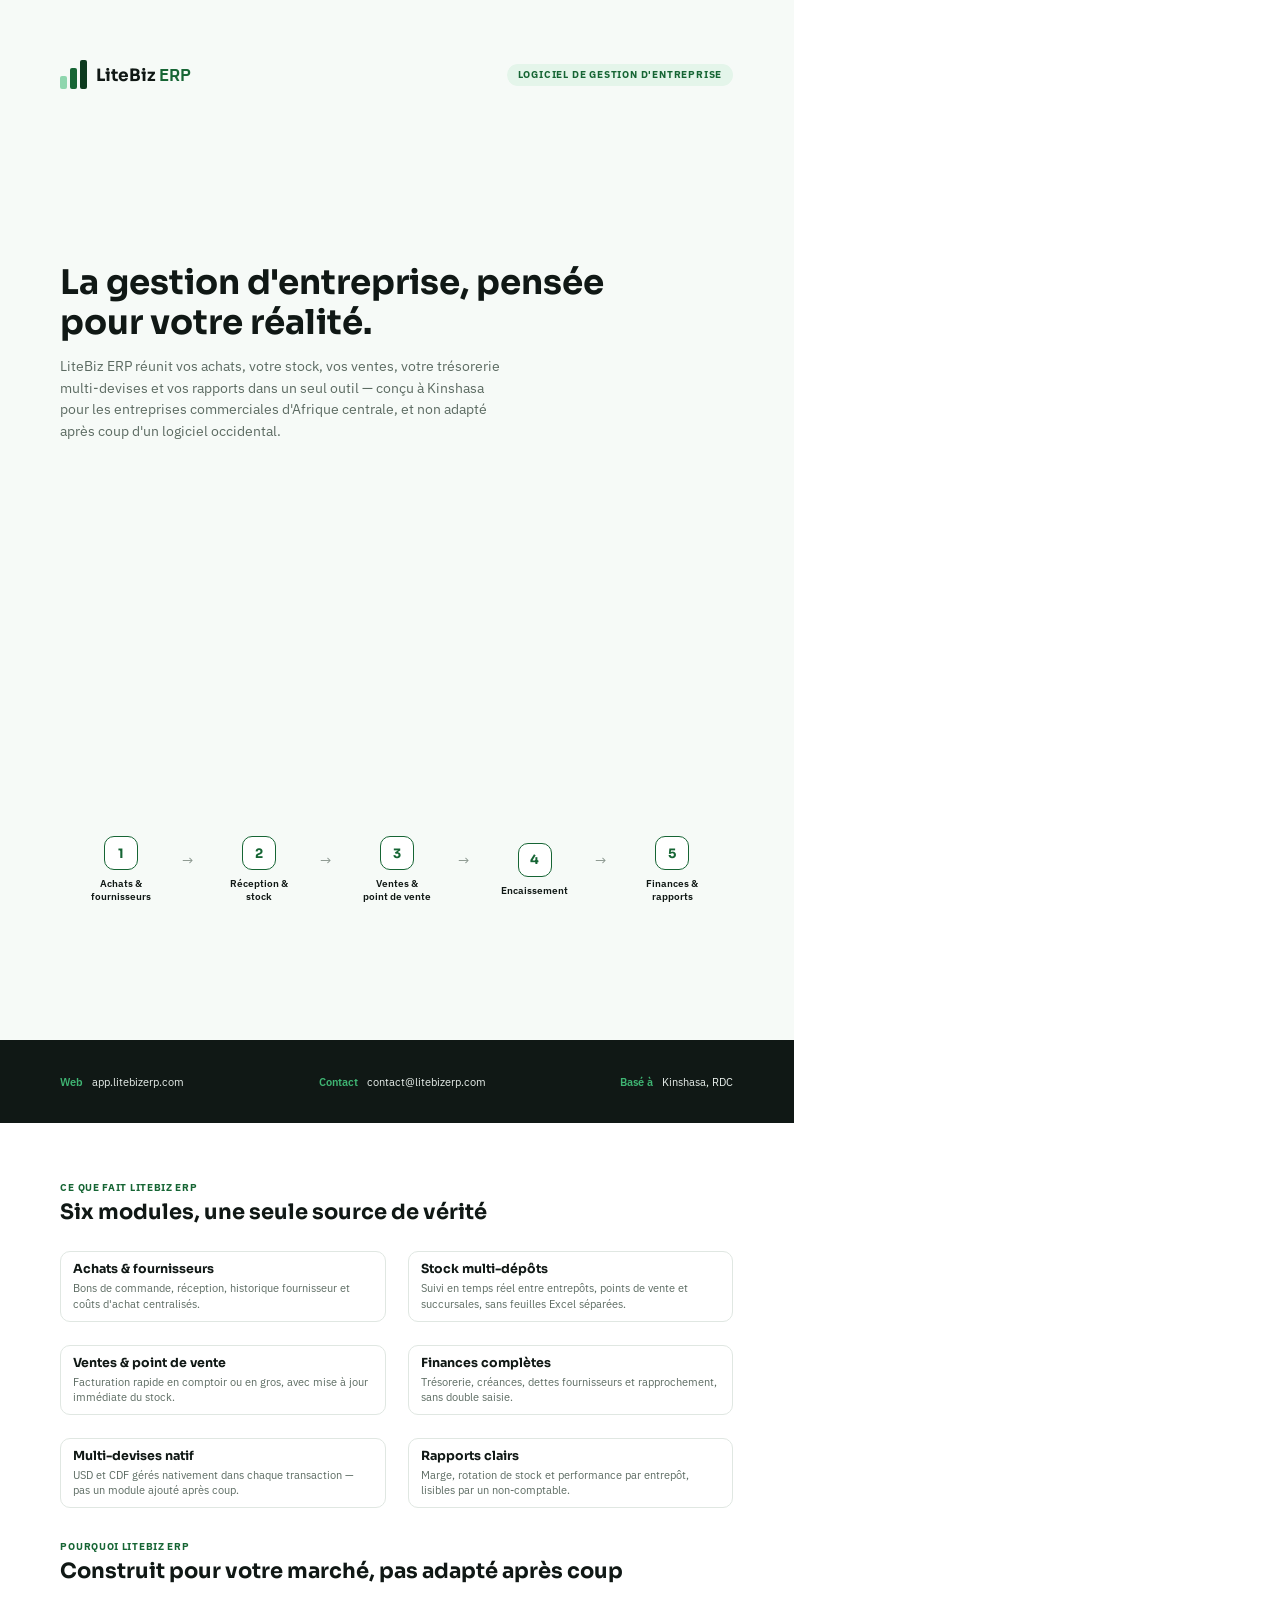
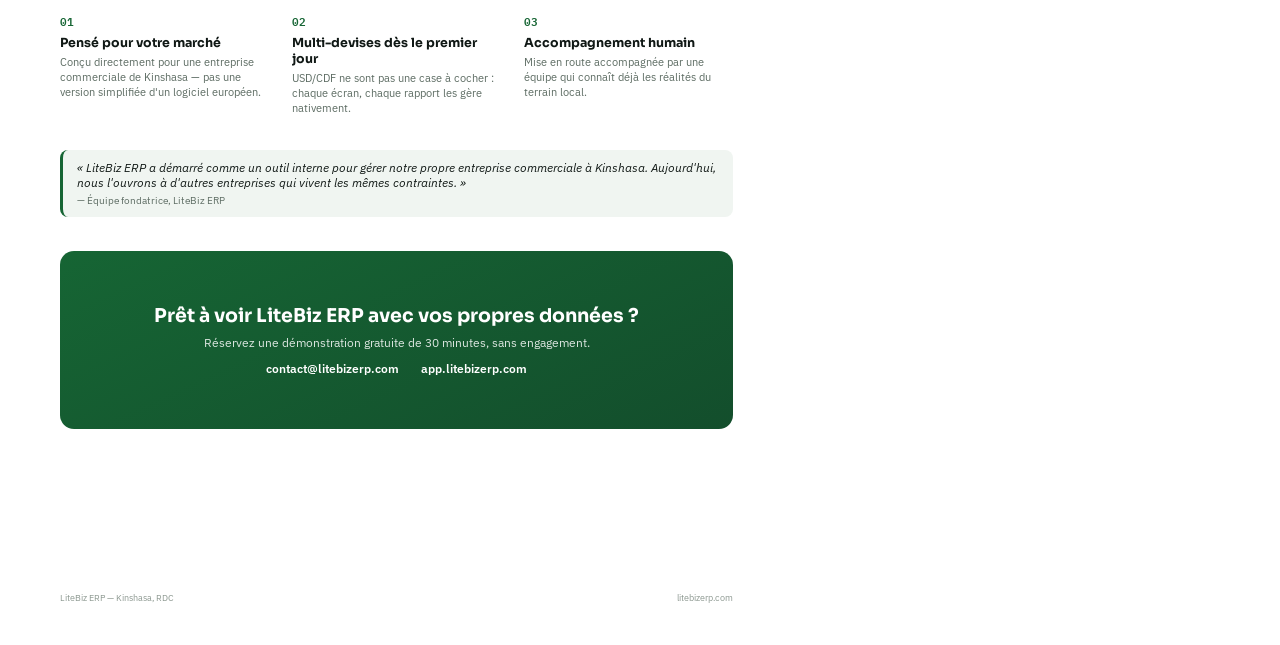
<file: assets/brochure-fr.html>
<!doctype html>
<html lang="fr">
<head>
<meta charset="utf-8">
<title>LiteBiz ERP — Brochure</title>
<link rel="preconnect" href="https://fonts.googleapis.com">
<link rel="stylesheet" href="https://fonts.googleapis.com/css2?family=Sora:wght@600;700;800&family=IBM+Plex+Sans:wght@400;500;600;700&family=IBM+Plex+Mono:wght@500;600&display=swap">
<style>
  @page{ size:A4; margin:0; }
  *{box-sizing:border-box;}
  html,body{margin:0;padding:0;}
  body{font-family:'IBM Plex Sans',sans-serif;color:#101815;-webkit-print-color-adjust:exact;print-color-adjust:exact;}
  .page{width:210mm;height:297mm;position:relative;overflow:hidden;page-break-after:always;}
  .page:last-child{page-break-after:auto;}
  .pad{padding:16mm 16mm;}

  /* ---- cover page ---- */
  .cover{background:#f6faf7;}
  .cover-top{display:flex;align-items:center;justify-content:space-between;}
  .logo{display:flex;align-items:center;gap:9px;}
  .logo-mark{display:flex;align-items:flex-end;gap:3px;}
  .logo-mark i{display:block;width:7px;border-radius:2px;}
  .logo-mark i:nth-child(1){height:13px;background:#8fd6ae;}
  .logo-mark i:nth-child(2){height:21px;background:#166534;}
  .logo-mark i:nth-child(3){height:29px;background:#0d3a1e;}
  .logo-word{font-family:'Sora',sans-serif;font-weight:700;font-size:17px;}
  .logo-word b{font-family:'IBM Plex Sans',sans-serif;font-weight:600;color:#166534;margin-left:3px;}
  .tagline-tag{font:700 10px/1 'IBM Plex Sans';letter-spacing:.08em;text-transform:uppercase;color:#166534;background:#e4f5ea;padding:6px 11px;border-radius:20px;}

  .cover-hero{margin-top:46mm;}
  .cover-hero h1{font-family:'Sora',sans-serif;font-weight:700;font-size:34px;line-height:1.16;margin:0 0 14px;max-width:150mm;}
  .cover-hero p{font-size:13.5px;color:#5c6b62;max-width:120mm;line-height:1.6;margin:0;}

  .cover-flow{position:absolute;left:16mm;right:16mm;bottom:58mm;display:flex;align-items:center;gap:0;}
  .cf-step{flex:1;text-align:center;}
  .cf-badge{width:34px;height:34px;border-radius:10px;background:#fff;border:1.4px solid #166534;display:flex;align-items:center;justify-content:center;margin:0 auto 7px;font:700 13px 'Sora';color:#166534;}
  .cf-step div.lbl{font-size:9.5px;font-weight:600;color:#101815;}
  .cf-arrow{flex:none;width:16px;color:#8b978f;font-size:14px;padding-bottom:20px;}

  .cover-footer{position:absolute;left:0;right:0;bottom:0;background:#101815;padding:9mm 16mm;display:flex;align-items:center;justify-content:space-between;}
  .cover-footer .item{color:#e9f0ec;font-size:11px;}
  .cover-footer .item b{color:#3fb573;font-weight:600;}

  /* ---- page 2 ---- */
  .p2{background:#ffffff;}
  .p2-head{margin-bottom:7mm;}
  .p2-eyebrow{font:700 10px/1 'IBM Plex Sans';letter-spacing:.07em;text-transform:uppercase;color:#166534;margin-bottom:6px;}
  .p2-head h2{font-family:'Sora',sans-serif;font-weight:700;font-size:21px;margin:0;}

  .feat-grid{display:grid;grid-template-columns:1fr 1fr;gap:6mm;margin-bottom:9mm;}
  .feat{border:1px solid #e0e7e2;border-radius:10px;padding:9px 12px;}
  .feat h3{font-family:'Sora',sans-serif;font-size:12.5px;font-weight:700;margin:0 0 4px;color:#101815;}
  .feat p{font-size:10.5px;color:#5c6b62;margin:0;line-height:1.45;}

  .why-row{display:grid;grid-template-columns:1fr 1fr 1fr;gap:6mm;margin-bottom:9mm;}
  .why-item .num{font-family:'IBM Plex Mono';font-size:10.5px;font-weight:600;color:#166534;margin-bottom:5px;}
  .why-item h3{font-family:'Sora',sans-serif;font-size:12.5px;font-weight:700;margin:0 0 4px;}
  .why-item p{font-size:10.5px;color:#5c6b62;margin:0;line-height:1.45;}

  .quote{background:#f0f5f1;border-left:3px solid #166534;border-radius:8px;padding:10px 14px;margin-bottom:9mm;}
  .quote p{font-size:11.5px;font-style:italic;color:#101815;margin:0 0 4px;}
  .quote .who{font-size:9.5px;color:#5c6b62;font-style:normal;}

  .cta{background:linear-gradient(155deg,#166534,#134e2c);border-radius:14px;padding:14mm 14mm;color:#fff;text-align:center;}
  .cta h2{font-family:'Sora',sans-serif;font-size:19px;margin:0 0 7px;}
  .cta p{font-size:11.5px;color:rgba(255,255,255,.85);margin:0 0 11px;}
  .cta .contacts{display:flex;justify-content:center;gap:22px;font-size:11.5px;font-weight:600;}

  .p2-footer{position:absolute;left:16mm;right:16mm;bottom:11mm;display:flex;justify-content:space-between;font-size:9px;color:#8b978f;}
</style>
</head>
<body>

<div class="page cover pad">
  <div class="cover-top">
    <div class="logo"><span class="logo-mark"><i></i><i></i><i></i></span><span class="logo-word">LiteBiz<b>ERP</b></span></div>
    <div class="tagline-tag">Logiciel de gestion d'entreprise</div>
  </div>

  <div class="cover-hero">
    <h1>La gestion d'entreprise, pensée pour votre réalité.</h1>
    <p>LiteBiz ERP réunit vos achats, votre stock, vos ventes, votre trésorerie multi-devises et vos rapports dans un seul outil — conçu à Kinshasa pour les entreprises commerciales d'Afrique centrale, et non adapté après coup d'un logiciel occidental.</p>
  </div>

  <div class="cover-flow">
    <div class="cf-step"><div class="cf-badge">1</div><div class="lbl">Achats &amp;<br>fournisseurs</div></div>
    <div class="cf-arrow">→</div>
    <div class="cf-step"><div class="cf-badge">2</div><div class="lbl">Réception &amp;<br>stock</div></div>
    <div class="cf-arrow">→</div>
    <div class="cf-step"><div class="cf-badge">3</div><div class="lbl">Ventes &amp;<br>point de vente</div></div>
    <div class="cf-arrow">→</div>
    <div class="cf-step"><div class="cf-badge">4</div><div class="lbl">Encaissement</div></div>
    <div class="cf-arrow">→</div>
    <div class="cf-step"><div class="cf-badge">5</div><div class="lbl">Finances &amp;<br>rapports</div></div>
  </div>

  <div class="cover-footer">
    <div class="item"><b>Web</b> &nbsp; app.litebizerp.com</div>
    <div class="item"><b>Contact</b> &nbsp; contact@litebizerp.com</div>
    <div class="item"><b>Basé à</b> &nbsp; Kinshasa, RDC</div>
  </div>
</div>

<div class="page p2 pad">
  <div class="p2-head">
    <div class="p2-eyebrow">Ce que fait LiteBiz ERP</div>
    <h2>Six modules, une seule source de vérité</h2>
  </div>

  <div class="feat-grid">
    <div class="feat"><h3>Achats &amp; fournisseurs</h3><p>Bons de commande, réception, historique fournisseur et coûts d'achat centralisés.</p></div>
    <div class="feat"><h3>Stock multi-dépôts</h3><p>Suivi en temps réel entre entrepôts, points de vente et succursales, sans feuilles Excel séparées.</p></div>
    <div class="feat"><h3>Ventes &amp; point de vente</h3><p>Facturation rapide en comptoir ou en gros, avec mise à jour immédiate du stock.</p></div>
    <div class="feat"><h3>Finances complètes</h3><p>Trésorerie, créances, dettes fournisseurs et rapprochement, sans double saisie.</p></div>
    <div class="feat"><h3>Multi-devises natif</h3><p>USD et CDF gérés nativement dans chaque transaction — pas un module ajouté après coup.</p></div>
    <div class="feat"><h3>Rapports clairs</h3><p>Marge, rotation de stock et performance par entrepôt, lisibles par un non-comptable.</p></div>
  </div>

  <div class="p2-head">
    <div class="p2-eyebrow">Pourquoi LiteBiz ERP</div>
    <h2>Construit pour votre marché, pas adapté après coup</h2>
  </div>

  <div class="why-row">
    <div class="why-item"><div class="num">01</div><h3>Pensé pour votre marché</h3><p>Conçu directement pour une entreprise commerciale de Kinshasa — pas une version simplifiée d'un logiciel européen.</p></div>
    <div class="why-item"><div class="num">02</div><h3>Multi-devises dès le premier jour</h3><p>USD/CDF ne sont pas une case à cocher : chaque écran, chaque rapport les gère nativement.</p></div>
    <div class="why-item"><div class="num">03</div><h3>Accompagnement humain</h3><p>Mise en route accompagnée par une équipe qui connaît déjà les réalités du terrain local.</p></div>
  </div>

  <div class="quote">
    <p>« LiteBiz ERP a démarré comme un outil interne pour gérer notre propre entreprise commerciale à Kinshasa. Aujourd'hui, nous l'ouvrons à d'autres entreprises qui vivent les mêmes contraintes. »</p>
    <div class="who">— Équipe fondatrice, LiteBiz ERP</div>
  </div>

  <div class="cta">
    <h2>Prêt à voir LiteBiz ERP avec vos propres données ?</h2>
    <p>Réservez une démonstration gratuite de 30 minutes, sans engagement.</p>
    <div class="contacts">
      <span>contact@litebizerp.com</span>
      <span>app.litebizerp.com</span>
    </div>
  </div>

  <div class="p2-footer">
    <span>LiteBiz ERP — Kinshasa, RDC</span>
    <span>litebizerp.com</span>
  </div>
</div>

</body>
</html>
</file>
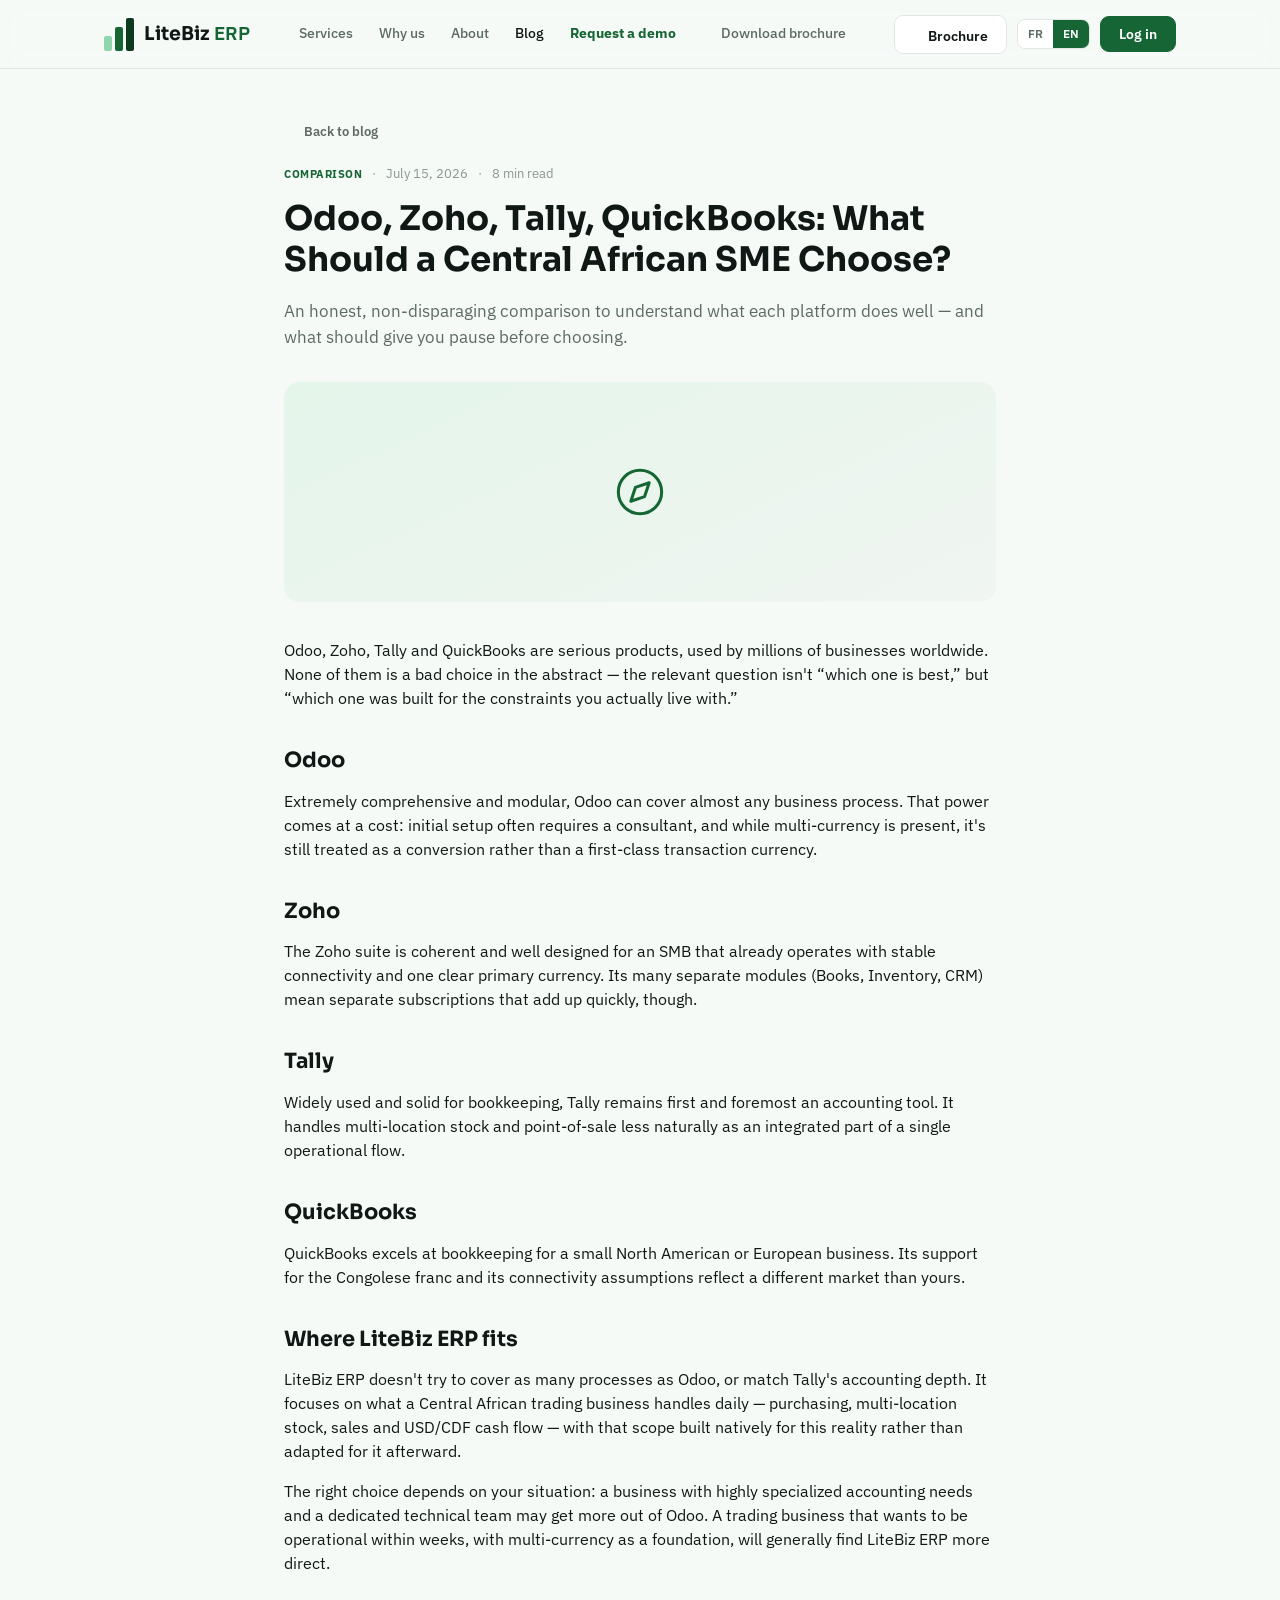
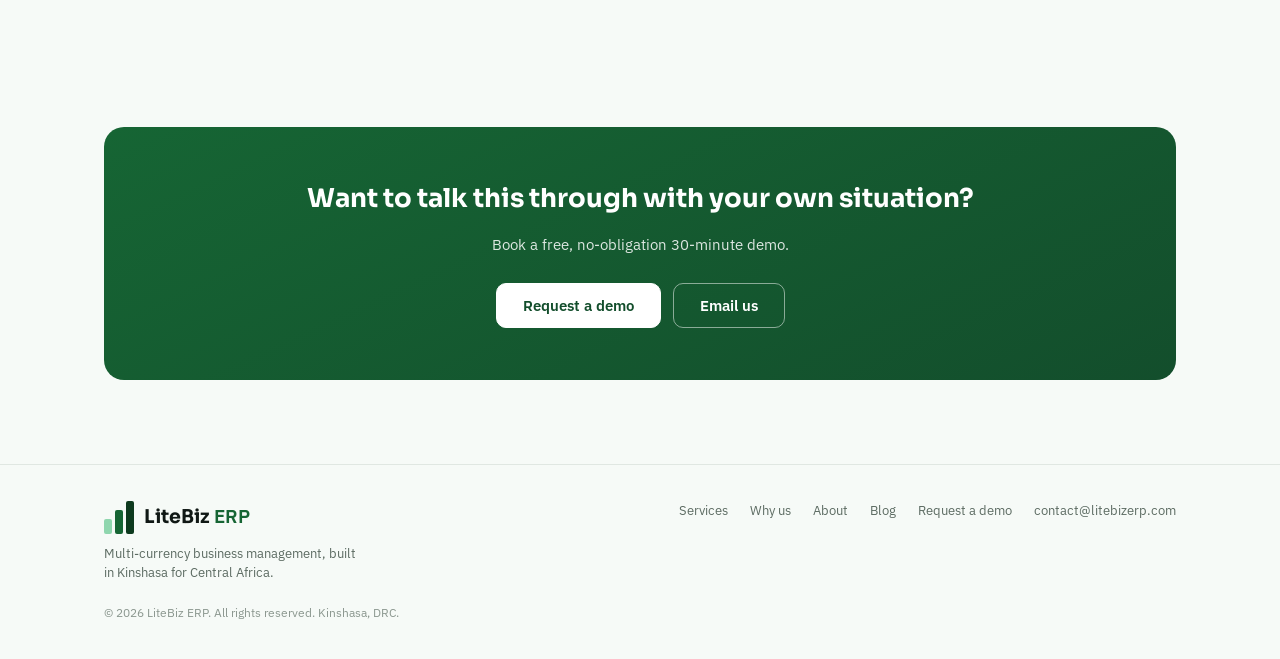
<file: blog/comparatif-odoo-zoho-tally-quickbooks.html>
<!doctype html>
<html lang="en" id="htmlRoot">
<head>
<meta charset="utf-8">
<meta name="viewport" content="width=device-width, initial-scale=1">
<script>try{var l=localStorage.getItem('litebiz_lang');if(l==='fr'||l==='en')document.documentElement.setAttribute('lang',l);}catch(e){}</script>
<title data-title-fr="Odoo, Zoho, Tally, QuickBooks : que choisir en Afrique centrale ? — LiteBiz ERP" data-title-en="Odoo, Zoho, Tally, QuickBooks: What Should a Central African SME Choose? — LiteBiz ERP">Odoo, Zoho, Tally, QuickBooks : que choisir en Afrique centrale ? — LiteBiz ERP</title>
<meta name="description" content="Un comparatif honnête, sans dénigrement, pour comprendre ce que chaque plateforme fait bien — et ce qui doit vous faire réfléchir avant de choisir.">
<link rel="preconnect" href="https://fonts.googleapis.com">
<link rel="preconnect" href="https://fonts.gstatic.com" crossorigin>
<link rel="stylesheet" href="https://fonts.googleapis.com/css2?family=Sora:wght@600;700;800&family=IBM+Plex+Sans:wght@400;500;600&family=IBM+Plex+Mono:wght@500;600&display=swap">
<link rel="stylesheet" href="../styles.css">
<script>window.PAGE_TITLE={fr:"Odoo, Zoho, Tally, QuickBooks : que choisir en Afrique centrale ? — LiteBiz ERP",en:"Odoo, Zoho, Tally, QuickBooks: What Should a Central African SME Choose? — LiteBiz ERP"};</script>
</head>
<body>
<header>
  <div class="wrap header-inner">
    <a href="../index.html" class="logo "><span class="logo-mark"><i></i><i></i><i></i></span><span class="logo-word">LiteBiz<b>ERP</b></span></a>
    <nav class="main-nav" id="mainNav">
      <a href="../services.html" class="nav-link"><span data-lang="fr">Services</span><span data-lang="en">Services</span></a>
      <a href="../why-us.html" class="nav-link"><span data-lang="fr">Pourquoi nous</span><span data-lang="en">Why us</span></a>
      <a href="../about.html" class="nav-link"><span data-lang="fr">À propos</span><span data-lang="en">About</span></a>
      <a href="../blog.html" class="nav-link current"><span data-lang="fr">Blog</span><span data-lang="en">Blog</span></a>
      <a href="../demo.html" class="nav-link nav-demo"><span data-lang="fr">Demander une démo</span><span data-lang="en">Request a demo</span></a>
      <a href="../assets/LiteBiz-ERP-Brochure-FR.pdf" data-lang="fr" class="nav-link" download><svg viewBox="0 0 24 24" width="14" height="14" fill="none" stroke-width="2" stroke-linecap="round" stroke-linejoin="round"><path d="M21 15v4a2 2 0 0 1-2 2H5a2 2 0 0 1-2-2v-4"/><polyline points="7 10 12 15 17 10"/><line x1="12" y1="15" x2="12" y2="3"/></svg> Télécharger la brochure</a>
      <a href="../assets/LiteBiz-ERP-Brochure-EN.pdf" data-lang="en" class="nav-link" download><svg viewBox="0 0 24 24" width="14" height="14" fill="none" stroke-width="2" stroke-linecap="round" stroke-linejoin="round"><path d="M21 15v4a2 2 0 0 1-2 2H5a2 2 0 0 1-2-2v-4"/><polyline points="7 10 12 15 17 10"/><line x1="12" y1="15" x2="12" y2="3"/></svg> Download brochure</a>
    </nav>
    <div class="header-actions">
      <a href="../assets/LiteBiz-ERP-Brochure-FR.pdf" data-lang="fr" class="btn brochure-btn" download title="Télécharger la brochure PDF"><svg viewBox="0 0 24 24" width="15" height="15" fill="none" stroke-width="2" stroke-linecap="round" stroke-linejoin="round"><path d="M21 15v4a2 2 0 0 1-2 2H5a2 2 0 0 1-2-2v-4"/><polyline points="7 10 12 15 17 10"/><line x1="12" y1="15" x2="12" y2="3"/></svg><span>Brochure</span></a>
      <a href="../assets/LiteBiz-ERP-Brochure-EN.pdf" data-lang="en" class="btn brochure-btn" download title="Download PDF brochure"><svg viewBox="0 0 24 24" width="15" height="15" fill="none" stroke-width="2" stroke-linecap="round" stroke-linejoin="round"><path d="M21 15v4a2 2 0 0 1-2 2H5a2 2 0 0 1-2-2v-4"/><polyline points="7 10 12 15 17 10"/><line x1="12" y1="15" x2="12" y2="3"/></svg><span>Brochure</span></a>
      <div class="lang-toggle">
        <button id="langFrBtn" onclick="setLang('fr')">FR</button>
        <button id="langEnBtn" onclick="setLang('en')">EN</button>
      </div>
      <a href="https://app.litebizerp.com/login" class="btn btn-primary">
        <span data-lang="fr">Se connecter</span><span data-lang="en">Log in</span>
      </a>
      <button class="menu-btn" id="menuBtn" onclick="toggleMenu()" aria-label="Menu">
        <svg viewBox="0 0 24 24" fill="none" stroke-width="2" stroke-linecap="round"><line x1="3" y1="6" x2="21" y2="6"/><line x1="3" y1="12" x2="21" y2="12"/><line x1="3" y1="18" x2="21" y2="18"/></svg>
      </button>
    </div>
  </div>
</header>
<article class="post">
  <div class="wrap-narrow">
    <a href="../blog.html" class="post-back"><svg viewBox="0 0 24 24" width="14" height="14" fill="none" stroke-width="2.2" style="transform:rotate(180deg)" stroke-linecap="round" stroke-linejoin="round"><line x1="5" y1="12" x2="19" y2="12"/><polyline points="12 5 19 12 12 19"/></svg>
      <span data-lang="fr">Retour au blog</span><span data-lang="en">Back to blog</span>
    </a>
    <div class="post-meta">
      <span class="blog-tag"><span data-lang="fr">Comparatif</span><span data-lang="en">Comparison</span></span>
      <span>&middot;</span>
      <span data-lang="fr">15 juillet 2026</span><span data-lang="en">July 15, 2026</span>
      <span>&middot;</span>
      <span data-lang="fr">8 min de lecture</span><span data-lang="en">8 min read</span>
    </div>
    <h1><span data-lang="fr">Odoo, Zoho, Tally, QuickBooks : que choisir en Afrique centrale ?</span><span data-lang="en">Odoo, Zoho, Tally, QuickBooks: What Should a Central African SME Choose?</span></h1>
    <p class="post-lead"><span data-lang="fr">Un comparatif honnête, sans dénigrement, pour comprendre ce que chaque plateforme fait bien — et ce qui doit vous faire réfléchir avant de choisir.</span><span data-lang="en">An honest, non-disparaging comparison to understand what each platform does well — and what should give you pause before choosing.</span></p>
    <div class="post-cover"><svg viewBox="0 0 24 24" width="48" height="48" fill="none" stroke-width="1.4" stroke-linecap="round" stroke-linejoin="round"><circle cx="12" cy="12" r="10"/><polygon points="16.24 7.76 14.12 14.12 7.76 16.24 9.88 9.88 16.24 7.76"/></svg></div>
    <div class="post-body">
      <p><span data-lang="fr">Odoo, Zoho, Tally et QuickBooks sont des logiciels sérieux, utilisés par des millions d'entreprises dans le monde. Aucun d'eux n'est un mauvais choix dans l'absolu — la question pertinente n'est pas « lequel est le meilleur », mais « lequel a été conçu pour les contraintes que vous vivez réellement ».</span><span data-lang="en">Odoo, Zoho, Tally and QuickBooks are serious products, used by millions of businesses worldwide. None of them is a bad choice in the abstract — the relevant question isn't “which one is best,” but “which one was built for the constraints you actually live with.”</span></p>
    <h2><span data-lang="fr">Odoo</span><span data-lang="en">Odoo</span></h2>
    <p><span data-lang="fr">Extrêmement complet et modulaire, Odoo peut couvrir presque n'importe quel processus d'entreprise. Cette puissance a un coût : la configuration initiale demande souvent un consultant, et le multi-devises, bien que présent, reste pensé comme une conversion plutôt que comme une devise de transaction à part entière.</span><span data-lang="en">Extremely comprehensive and modular, Odoo can cover almost any business process. That power comes at a cost: initial setup often requires a consultant, and while multi-currency is present, it's still treated as a conversion rather than a first-class transaction currency.</span></p>
    <h2><span data-lang="fr">Zoho</span><span data-lang="en">Zoho</span></h2>
    <p><span data-lang="fr">La suite Zoho est cohérente et bien pensée pour une PME qui fonctionne déjà avec une connectivité stable et une devise principale claire. Ses nombreux modules séparés (Books, Inventory, CRM) impliquent cependant des abonnements distincts qui s'additionnent vite.</span><span data-lang="en">The Zoho suite is coherent and well designed for an SMB that already operates with stable connectivity and one clear primary currency. Its many separate modules (Books, Inventory, CRM) mean separate subscriptions that add up quickly, though.</span></p>
    <h2><span data-lang="fr">Tally</span><span data-lang="en">Tally</span></h2>
    <p><span data-lang="fr">Très répandu et robuste pour la comptabilité, Tally reste avant tout un outil de tenue de livres. Il gère moins naturellement le stock multi-dépôts et le point de vente comme partie intégrée d'un même flux opérationnel.</span><span data-lang="en">Widely used and solid for bookkeeping, Tally remains first and foremost an accounting tool. It handles multi-location stock and point-of-sale less naturally as an integrated part of a single operational flow.</span></p>
    <h2><span data-lang="fr">QuickBooks</span><span data-lang="en">QuickBooks</span></h2>
    <p><span data-lang="fr">QuickBooks excelle pour la comptabilité d'une petite entreprise nord-américaine ou européenne. Son support du franc congolais et ses hypothèses de connectivité reflètent un marché différent du vôtre.</span><span data-lang="en">QuickBooks excels at bookkeeping for a small North American or European business. Its support for the Congolese franc and its connectivity assumptions reflect a different market than yours.</span></p>
    <h2><span data-lang="fr">Où se situe LiteBiz ERP</span><span data-lang="en">Where LiteBiz ERP fits</span></h2>
    <p><span data-lang="fr">LiteBiz ERP ne cherche pas à couvrir autant de processus qu'Odoo, ni à rivaliser avec la profondeur comptable de Tally. Il se concentre sur ce qu'une entreprise commerciale d'Afrique centrale gère au quotidien : achats, stock multi-dépôts, ventes et trésorerie en USD/CDF — avec ce périmètre pensé nativement pour cette réalité plutôt qu'adapté après coup.</span><span data-lang="en">LiteBiz ERP doesn't try to cover as many processes as Odoo, or match Tally's accounting depth. It focuses on what a Central African trading business handles daily — purchasing, multi-location stock, sales and USD/CDF cash flow — with that scope built natively for this reality rather than adapted for it afterward.</span></p>
    <p><span data-lang="fr">Le bon choix dépend de votre situation : une entreprise avec des besoins comptables très spécialisés et une équipe technique dédiée pourra tirer parti d'Odoo. Une entreprise commerciale qui veut être opérationnelle en quelques semaines, avec le multi-devises comme fondation, trouvera généralement LiteBiz ERP plus direct.</span><span data-lang="en">The right choice depends on your situation: a business with highly specialized accounting needs and a dedicated technical team may get more out of Odoo. A trading business that wants to be operational within weeks, with multi-currency as a foundation, will generally find LiteBiz ERP more direct.</span></p>
    </div>
  </div>
</article><section>
  <div class="wrap">
    <div class="cta-band">
      <h2><span data-lang="fr">Envie d'en discuter avec votre propre cas ?</span><span data-lang="en">Want to talk this through with your own situation?</span></h2>
      <p><span data-lang="fr">Réservez une démonstration gratuite de 30 minutes, sans engagement.</span><span data-lang="en">Book a free, no-obligation 30-minute demo.</span></p>
      <div class="cta-actions">
        <a href="../demo.html" class="btn btn-lg"><span data-lang="fr">Demander une démo</span><span data-lang="en">Request a demo</span></a>
        <a href="mailto:contact@litebizerp.com" class="btn btn-lg btn-ghost"><span data-lang="fr">Écrivez-nous</span><span data-lang="en">Email us</span></a>
      </div>
    </div>
  </div>
</section><footer>
  <div class="wrap footer-inner">
    <div style="display:flex;flex-direction:column;gap:10px;max-width:260px;">
      <a href="../index.html" class="logo "><span class="logo-mark"><i></i><i></i><i></i></span><span class="logo-word">LiteBiz<b>ERP</b></span></a>
      <p style="font-size:12.5px;color:var(--text-muted);margin:0;">
        <span data-lang="fr">Gestion d'entreprise multi-devises, conçue à Kinshasa pour l'Afrique centrale.</span>
        <span data-lang="en">Multi-currency business management, built in Kinshasa for Central Africa.</span>
      </p>
    </div>
    <div class="footer-links">
      <a href="../services.html"><span data-lang="fr">Services</span><span data-lang="en">Services</span></a>
      <a href="../why-us.html"><span data-lang="fr">Pourquoi nous</span><span data-lang="en">Why us</span></a>
      <a href="../about.html"><span data-lang="fr">À propos</span><span data-lang="en">About</span></a>
      <a href="../blog.html">Blog</a>
      <a href="../demo.html"><span data-lang="fr">Demander une démo</span><span data-lang="en">Request a demo</span></a>
      <a href="mailto:contact@litebizerp.com">contact@litebizerp.com</a>
    </div>
  </div>
  <div class="wrap" style="margin-top:22px;">
    <div class="footer-copy">
      <span data-lang="fr">&copy; <span class="js-year"></span> LiteBiz ERP. Tous droits réservés. Kinshasa, RDC.</span>
      <span data-lang="en">&copy; <span class="js-year"></span> LiteBiz ERP. All rights reserved. Kinshasa, DRC.</span>
    </div>
  </div>
</footer><script src="../site.js"></script>
</body>
</html>
</file>
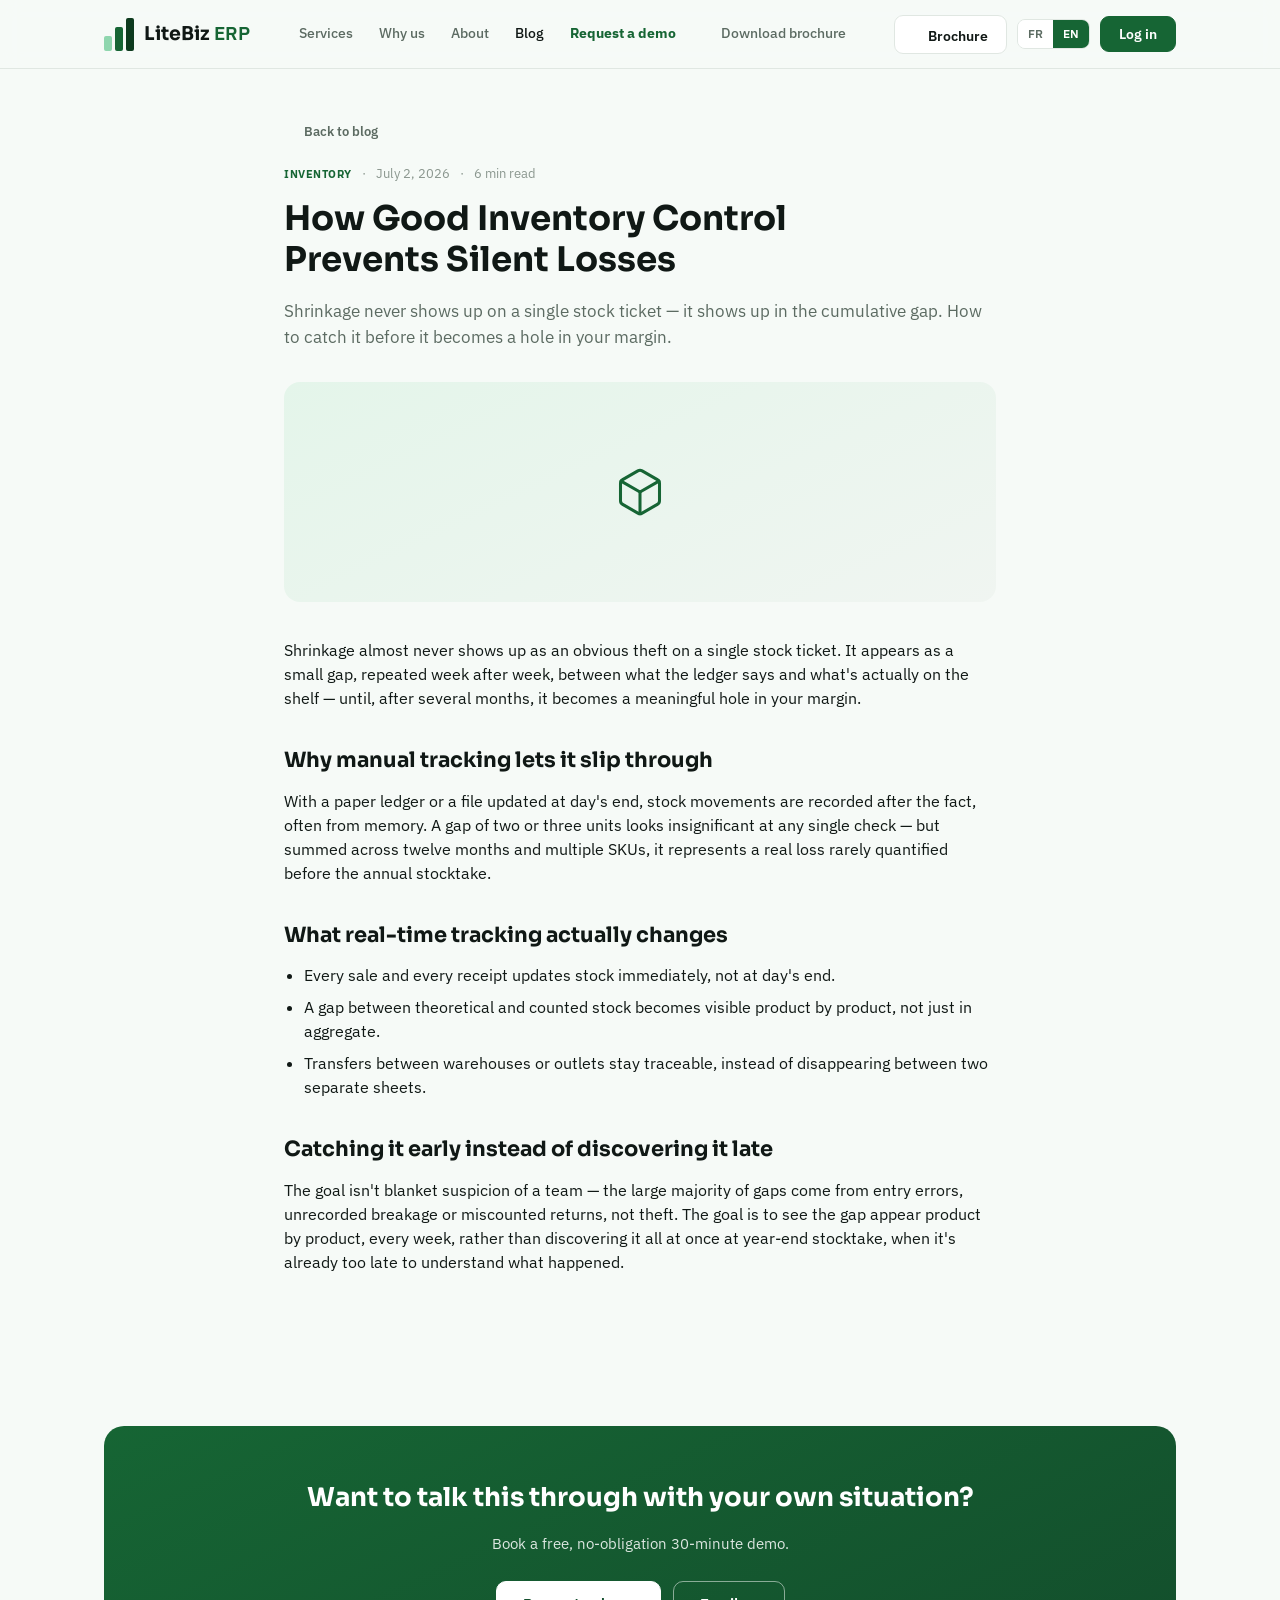
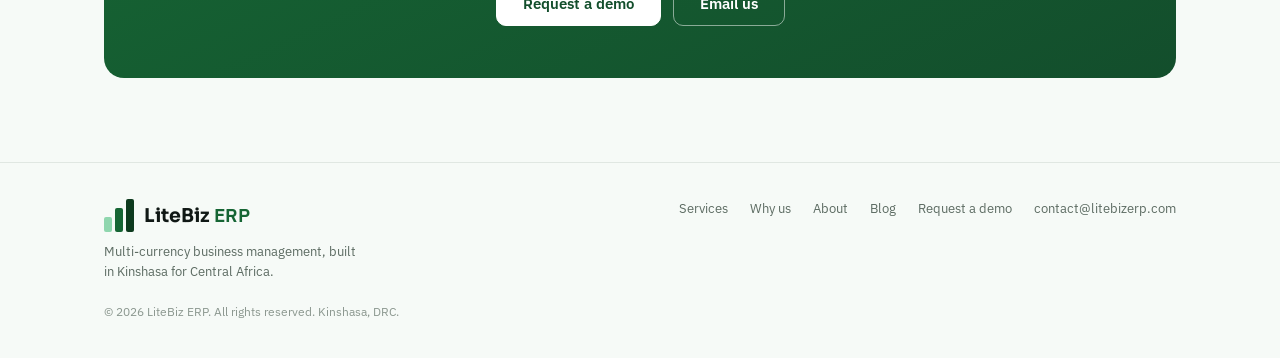
<file: blog/controle-stock-pertes-silencieuses.html>
<!doctype html>
<html lang="en" id="htmlRoot">
<head>
<meta charset="utf-8">
<meta name="viewport" content="width=device-width, initial-scale=1">
<script>try{var l=localStorage.getItem('litebiz_lang');if(l==='fr'||l==='en')document.documentElement.setAttribute('lang',l);}catch(e){}</script>
<title data-title-fr="Comment un bon contrôle de stock évite les pertes silencieuses — LiteBiz ERP" data-title-en="How Good Inventory Control Prevents Silent Losses — LiteBiz ERP">Comment un bon contrôle de stock évite les pertes silencieuses — LiteBiz ERP</title>
<meta name="description" content="La démarque inconnue ne se voit jamais sur un seul bon de sortie — elle se voit dans l'écart cumulé. Comment la détecter avant qu'elle ne devienne un trou.">
<link rel="preconnect" href="https://fonts.googleapis.com">
<link rel="preconnect" href="https://fonts.gstatic.com" crossorigin>
<link rel="stylesheet" href="https://fonts.googleapis.com/css2?family=Sora:wght@600;700;800&family=IBM+Plex+Sans:wght@400;500;600&family=IBM+Plex+Mono:wght@500;600&display=swap">
<link rel="stylesheet" href="../styles.css">
<script>window.PAGE_TITLE={fr:"Comment un bon contrôle de stock évite les pertes silencieuses — LiteBiz ERP",en:"How Good Inventory Control Prevents Silent Losses — LiteBiz ERP"};</script>
</head>
<body>
<header>
  <div class="wrap header-inner">
    <a href="../index.html" class="logo "><span class="logo-mark"><i></i><i></i><i></i></span><span class="logo-word">LiteBiz<b>ERP</b></span></a>
    <nav class="main-nav" id="mainNav">
      <a href="../services.html" class="nav-link"><span data-lang="fr">Services</span><span data-lang="en">Services</span></a>
      <a href="../why-us.html" class="nav-link"><span data-lang="fr">Pourquoi nous</span><span data-lang="en">Why us</span></a>
      <a href="../about.html" class="nav-link"><span data-lang="fr">À propos</span><span data-lang="en">About</span></a>
      <a href="../blog.html" class="nav-link current"><span data-lang="fr">Blog</span><span data-lang="en">Blog</span></a>
      <a href="../demo.html" class="nav-link nav-demo"><span data-lang="fr">Demander une démo</span><span data-lang="en">Request a demo</span></a>
      <a href="../assets/LiteBiz-ERP-Brochure-FR.pdf" data-lang="fr" class="nav-link" download><svg viewBox="0 0 24 24" width="14" height="14" fill="none" stroke-width="2" stroke-linecap="round" stroke-linejoin="round"><path d="M21 15v4a2 2 0 0 1-2 2H5a2 2 0 0 1-2-2v-4"/><polyline points="7 10 12 15 17 10"/><line x1="12" y1="15" x2="12" y2="3"/></svg> Télécharger la brochure</a>
      <a href="../assets/LiteBiz-ERP-Brochure-EN.pdf" data-lang="en" class="nav-link" download><svg viewBox="0 0 24 24" width="14" height="14" fill="none" stroke-width="2" stroke-linecap="round" stroke-linejoin="round"><path d="M21 15v4a2 2 0 0 1-2 2H5a2 2 0 0 1-2-2v-4"/><polyline points="7 10 12 15 17 10"/><line x1="12" y1="15" x2="12" y2="3"/></svg> Download brochure</a>
    </nav>
    <div class="header-actions">
      <a href="../assets/LiteBiz-ERP-Brochure-FR.pdf" data-lang="fr" class="btn brochure-btn" download title="Télécharger la brochure PDF"><svg viewBox="0 0 24 24" width="15" height="15" fill="none" stroke-width="2" stroke-linecap="round" stroke-linejoin="round"><path d="M21 15v4a2 2 0 0 1-2 2H5a2 2 0 0 1-2-2v-4"/><polyline points="7 10 12 15 17 10"/><line x1="12" y1="15" x2="12" y2="3"/></svg><span>Brochure</span></a>
      <a href="../assets/LiteBiz-ERP-Brochure-EN.pdf" data-lang="en" class="btn brochure-btn" download title="Download PDF brochure"><svg viewBox="0 0 24 24" width="15" height="15" fill="none" stroke-width="2" stroke-linecap="round" stroke-linejoin="round"><path d="M21 15v4a2 2 0 0 1-2 2H5a2 2 0 0 1-2-2v-4"/><polyline points="7 10 12 15 17 10"/><line x1="12" y1="15" x2="12" y2="3"/></svg><span>Brochure</span></a>
      <div class="lang-toggle">
        <button id="langFrBtn" onclick="setLang('fr')">FR</button>
        <button id="langEnBtn" onclick="setLang('en')">EN</button>
      </div>
      <a href="https://app.litebizerp.com/login" class="btn btn-primary">
        <span data-lang="fr">Se connecter</span><span data-lang="en">Log in</span>
      </a>
      <button class="menu-btn" id="menuBtn" onclick="toggleMenu()" aria-label="Menu">
        <svg viewBox="0 0 24 24" fill="none" stroke-width="2" stroke-linecap="round"><line x1="3" y1="6" x2="21" y2="6"/><line x1="3" y1="12" x2="21" y2="12"/><line x1="3" y1="18" x2="21" y2="18"/></svg>
      </button>
    </div>
  </div>
</header>
<article class="post">
  <div class="wrap-narrow">
    <a href="../blog.html" class="post-back"><svg viewBox="0 0 24 24" width="14" height="14" fill="none" stroke-width="2.2" style="transform:rotate(180deg)" stroke-linecap="round" stroke-linejoin="round"><line x1="5" y1="12" x2="19" y2="12"/><polyline points="12 5 19 12 12 19"/></svg>
      <span data-lang="fr">Retour au blog</span><span data-lang="en">Back to blog</span>
    </a>
    <div class="post-meta">
      <span class="blog-tag"><span data-lang="fr">Stock</span><span data-lang="en">Inventory</span></span>
      <span>&middot;</span>
      <span data-lang="fr">2 juillet 2026</span><span data-lang="en">July 2, 2026</span>
      <span>&middot;</span>
      <span data-lang="fr">6 min de lecture</span><span data-lang="en">6 min read</span>
    </div>
    <h1><span data-lang="fr">Comment un bon contrôle de stock évite les pertes silencieuses</span><span data-lang="en">How Good Inventory Control Prevents Silent Losses</span></h1>
    <p class="post-lead"><span data-lang="fr">La démarque inconnue ne se voit jamais sur un seul bon de sortie — elle se voit dans l'écart cumulé. Comment la détecter avant qu'elle ne devienne un trou.</span><span data-lang="en">Shrinkage never shows up on a single stock ticket — it shows up in the cumulative gap. How to catch it before it becomes a hole in your margin.</span></p>
    <div class="post-cover"><svg viewBox="0 0 24 24" width="48" height="48" fill="none" stroke-width="1.4" stroke-linecap="round" stroke-linejoin="round"><path d="M21 16V8a2 2 0 0 0-1-1.73l-7-4a2 2 0 0 0-2 0l-7 4A2 2 0 0 0 3 8v8a2 2 0 0 0 1 1.73l7 4a2 2 0 0 0 2 0l7-4A2 2 0 0 0 21 16z"/><polyline points="3.27 6.96 12 12.01 20.73 6.96"/><line x1="12" y1="22.08" x2="12" y2="12"/></svg></div>
    <div class="post-body">
      <p><span data-lang="fr">La démarque inconnue ne se présente presque jamais comme un vol évident sur un seul bon de sortie. Elle apparaît comme un petit écart, répété semaine après semaine, entre ce que le registre indique et ce qui se trouve réellement sur l'étagère — jusqu'à devenir, au bout de plusieurs mois, un trou significatif dans la marge.</span><span data-lang="en">Shrinkage almost never shows up as an obvious theft on a single stock ticket. It appears as a small gap, repeated week after week, between what the ledger says and what's actually on the shelf — until, after several months, it becomes a meaningful hole in your margin.</span></p>
    <h2><span data-lang="fr">Pourquoi le suivi manuel la laisse passer</span><span data-lang="en">Why manual tracking lets it slip through</span></h2>
    <p><span data-lang="fr">Avec un registre papier ou un fichier mis à jour en fin de journée, les mouvements de stock sont enregistrés après coup, souvent de mémoire. Un petit écart de deux ou trois unités semble insignifiant à chaque contrôle isolé — mais additionné sur douze mois et plusieurs références, il représente une perte réelle rarement quantifiée avant l'inventaire annuel.</span><span data-lang="en">With a paper ledger or a file updated at day's end, stock movements are recorded after the fact, often from memory. A gap of two or three units looks insignificant at any single check — but summed across twelve months and multiple SKUs, it represents a real loss rarely quantified before the annual stocktake.</span></p>
    <h2><span data-lang="fr">Ce qu'un suivi en temps réel change concrètement</span><span data-lang="en">What real-time tracking actually changes</span></h2>
    <ul><li><span data-lang="fr">Chaque vente et chaque réception met à jour le stock immédiatement, pas en fin de journée.</span><span data-lang="en">Every sale and every receipt updates stock immediately, not at day's end.</span></li><li><span data-lang="fr">Un écart entre stock théorique et comptage physique devient visible produit par produit, pas seulement au total.</span><span data-lang="en">A gap between theoretical and counted stock becomes visible product by product, not just in aggregate.</span></li><li><span data-lang="fr">Les transferts entre entrepôts ou points de vente restent traçables, au lieu de disparaître entre deux feuilles séparées.</span><span data-lang="en">Transfers between warehouses or outlets stay traceable, instead of disappearing between two separate sheets.</span></li></ul>
    <h2><span data-lang="fr">Détecter tôt plutôt que constater tard</span><span data-lang="en">Catching it early instead of discovering it late</span></h2>
    <p><span data-lang="fr">L'objectif n'est pas la suspicion systématique envers une équipe — la grande majorité des écarts viennent d'erreurs de saisie, de casse non enregistrée ou de retours mal comptabilisés, pas de vol. L'objectif est de voir l'écart apparaître produit par produit, chaque semaine, plutôt que de le découvrir d'un coup lors de l'inventaire de fin d'année, quand il est déjà trop tard pour comprendre ce qui s'est passé.</span><span data-lang="en">The goal isn't blanket suspicion of a team — the large majority of gaps come from entry errors, unrecorded breakage or miscounted returns, not theft. The goal is to see the gap appear product by product, every week, rather than discovering it all at once at year-end stocktake, when it's already too late to understand what happened.</span></p>
    </div>
  </div>
</article><section>
  <div class="wrap">
    <div class="cta-band">
      <h2><span data-lang="fr">Envie d'en discuter avec votre propre cas ?</span><span data-lang="en">Want to talk this through with your own situation?</span></h2>
      <p><span data-lang="fr">Réservez une démonstration gratuite de 30 minutes, sans engagement.</span><span data-lang="en">Book a free, no-obligation 30-minute demo.</span></p>
      <div class="cta-actions">
        <a href="../demo.html" class="btn btn-lg"><span data-lang="fr">Demander une démo</span><span data-lang="en">Request a demo</span></a>
        <a href="mailto:contact@litebizerp.com" class="btn btn-lg btn-ghost"><span data-lang="fr">Écrivez-nous</span><span data-lang="en">Email us</span></a>
      </div>
    </div>
  </div>
</section><footer>
  <div class="wrap footer-inner">
    <div style="display:flex;flex-direction:column;gap:10px;max-width:260px;">
      <a href="../index.html" class="logo "><span class="logo-mark"><i></i><i></i><i></i></span><span class="logo-word">LiteBiz<b>ERP</b></span></a>
      <p style="font-size:12.5px;color:var(--text-muted);margin:0;">
        <span data-lang="fr">Gestion d'entreprise multi-devises, conçue à Kinshasa pour l'Afrique centrale.</span>
        <span data-lang="en">Multi-currency business management, built in Kinshasa for Central Africa.</span>
      </p>
    </div>
    <div class="footer-links">
      <a href="../services.html"><span data-lang="fr">Services</span><span data-lang="en">Services</span></a>
      <a href="../why-us.html"><span data-lang="fr">Pourquoi nous</span><span data-lang="en">Why us</span></a>
      <a href="../about.html"><span data-lang="fr">À propos</span><span data-lang="en">About</span></a>
      <a href="../blog.html">Blog</a>
      <a href="../demo.html"><span data-lang="fr">Demander une démo</span><span data-lang="en">Request a demo</span></a>
      <a href="mailto:contact@litebizerp.com">contact@litebizerp.com</a>
    </div>
  </div>
  <div class="wrap" style="margin-top:22px;">
    <div class="footer-copy">
      <span data-lang="fr">&copy; <span class="js-year"></span> LiteBiz ERP. Tous droits réservés. Kinshasa, RDC.</span>
      <span data-lang="en">&copy; <span class="js-year"></span> LiteBiz ERP. All rights reserved. Kinshasa, DRC.</span>
    </div>
  </div>
</footer><script src="../site.js"></script>
</body>
</html>
</file>
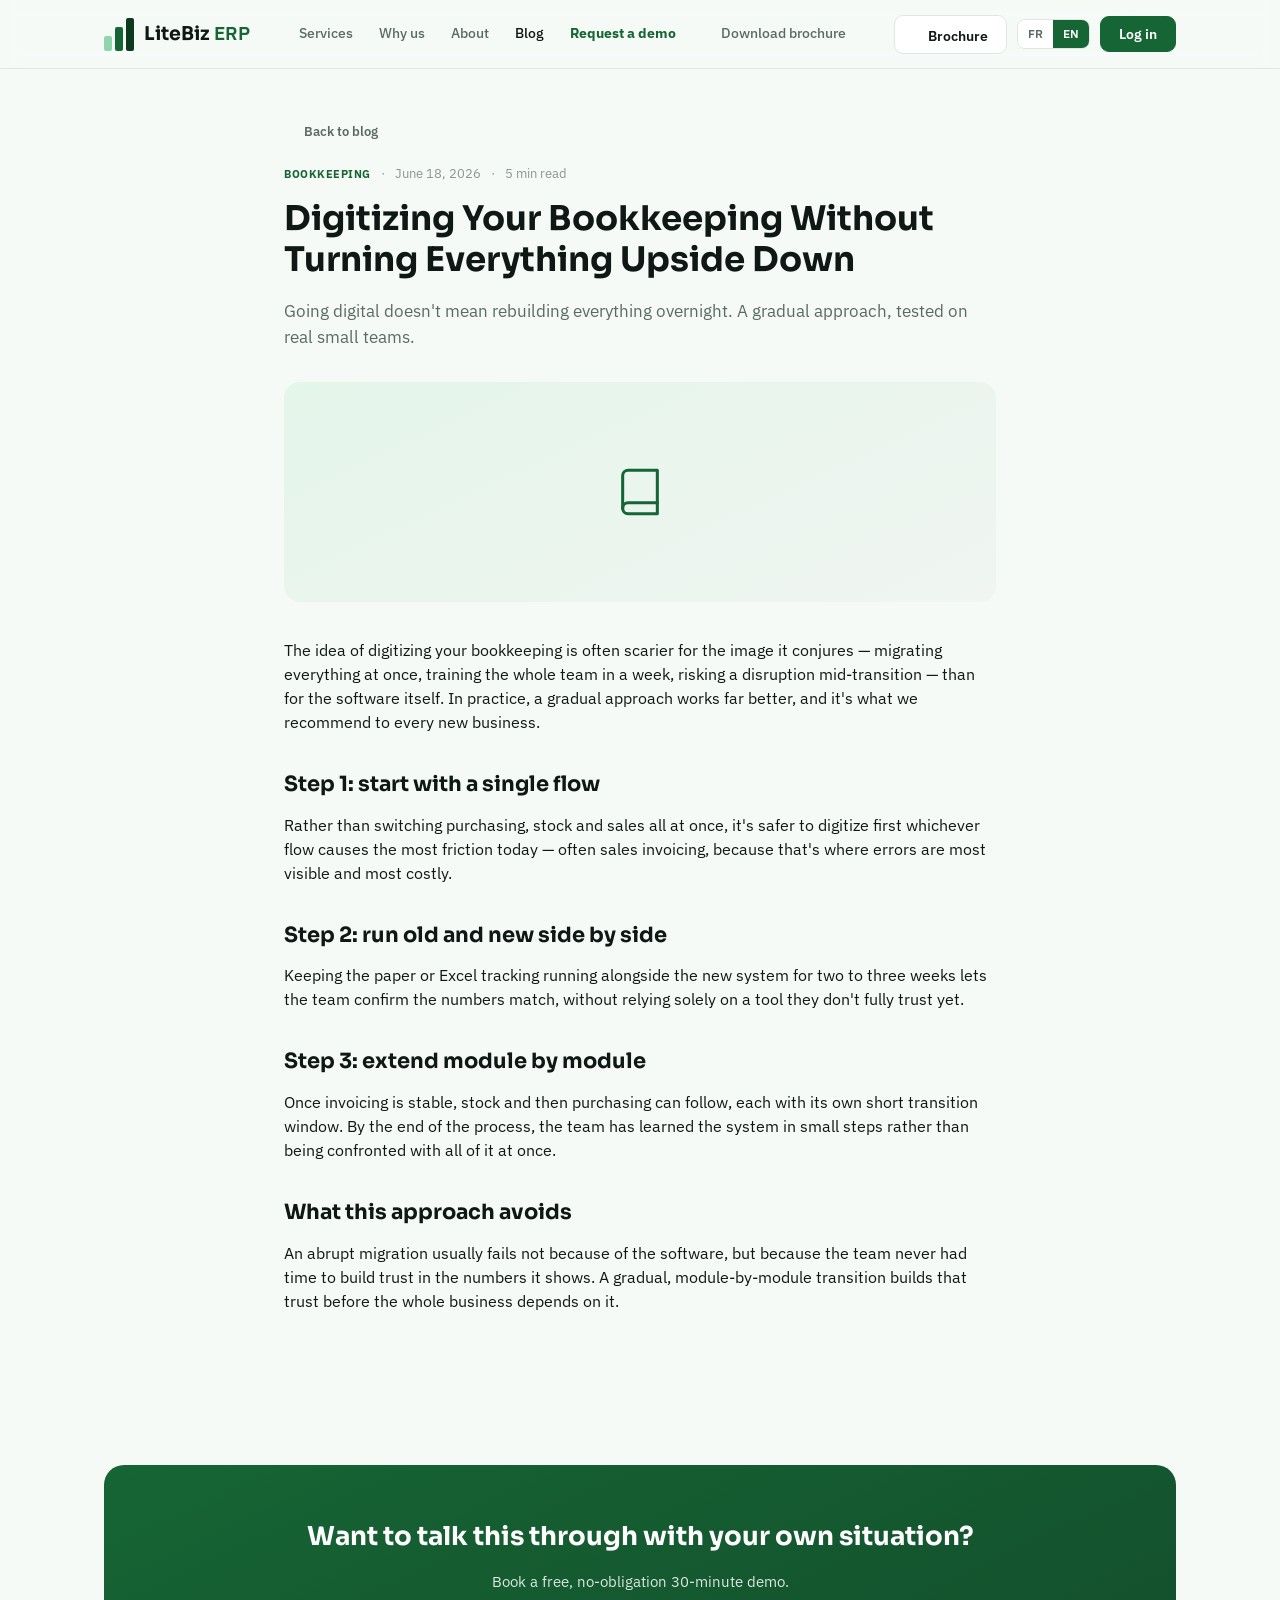
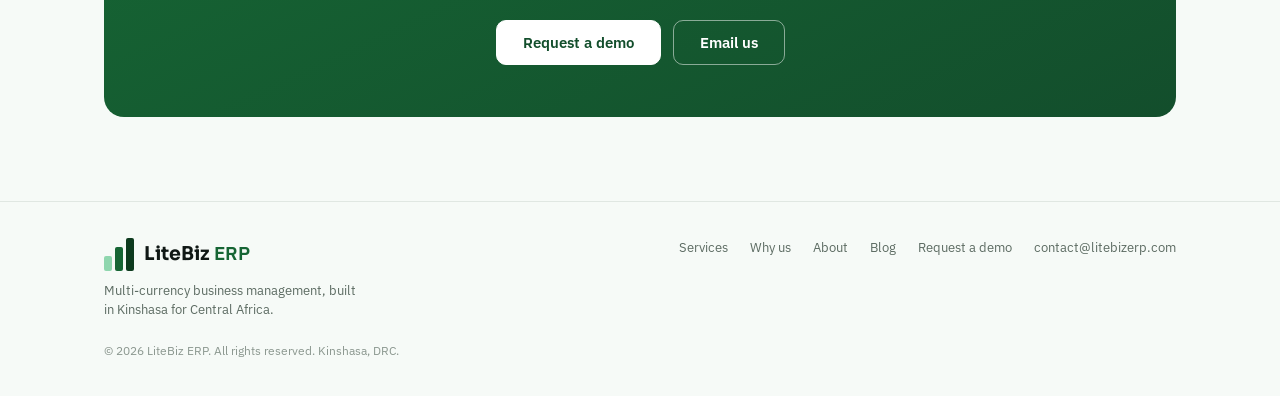
<file: blog/digitaliser-comptabilite-sans-tout-bouleverser.html>
<!doctype html>
<html lang="en" id="htmlRoot">
<head>
<meta charset="utf-8">
<meta name="viewport" content="width=device-width, initial-scale=1">
<script>try{var l=localStorage.getItem('litebiz_lang');if(l==='fr'||l==='en')document.documentElement.setAttribute('lang',l);}catch(e){}</script>
<title data-title-fr="Digitaliser sa comptabilité sans tout bouleverser — LiteBiz ERP" data-title-en="Digitizing Your Bookkeeping Without Turning Everything Upside Down — LiteBiz ERP">Digitaliser sa comptabilité sans tout bouleverser — LiteBiz ERP</title>
<meta name="description" content="Passer au digital ne veut pas dire tout reconstruire du jour au lendemain. Une méthode progressive, testée sur de vraies petites équipes.">
<link rel="preconnect" href="https://fonts.googleapis.com">
<link rel="preconnect" href="https://fonts.gstatic.com" crossorigin>
<link rel="stylesheet" href="https://fonts.googleapis.com/css2?family=Sora:wght@600;700;800&family=IBM+Plex+Sans:wght@400;500;600&family=IBM+Plex+Mono:wght@500;600&display=swap">
<link rel="stylesheet" href="../styles.css">
<script>window.PAGE_TITLE={fr:"Digitaliser sa comptabilité sans tout bouleverser — LiteBiz ERP",en:"Digitizing Your Bookkeeping Without Turning Everything Upside Down — LiteBiz ERP"};</script>
</head>
<body>
<header>
  <div class="wrap header-inner">
    <a href="../index.html" class="logo "><span class="logo-mark"><i></i><i></i><i></i></span><span class="logo-word">LiteBiz<b>ERP</b></span></a>
    <nav class="main-nav" id="mainNav">
      <a href="../services.html" class="nav-link"><span data-lang="fr">Services</span><span data-lang="en">Services</span></a>
      <a href="../why-us.html" class="nav-link"><span data-lang="fr">Pourquoi nous</span><span data-lang="en">Why us</span></a>
      <a href="../about.html" class="nav-link"><span data-lang="fr">À propos</span><span data-lang="en">About</span></a>
      <a href="../blog.html" class="nav-link current"><span data-lang="fr">Blog</span><span data-lang="en">Blog</span></a>
      <a href="../demo.html" class="nav-link nav-demo"><span data-lang="fr">Demander une démo</span><span data-lang="en">Request a demo</span></a>
      <a href="../assets/LiteBiz-ERP-Brochure-FR.pdf" data-lang="fr" class="nav-link" download><svg viewBox="0 0 24 24" width="14" height="14" fill="none" stroke-width="2" stroke-linecap="round" stroke-linejoin="round"><path d="M21 15v4a2 2 0 0 1-2 2H5a2 2 0 0 1-2-2v-4"/><polyline points="7 10 12 15 17 10"/><line x1="12" y1="15" x2="12" y2="3"/></svg> Télécharger la brochure</a>
      <a href="../assets/LiteBiz-ERP-Brochure-EN.pdf" data-lang="en" class="nav-link" download><svg viewBox="0 0 24 24" width="14" height="14" fill="none" stroke-width="2" stroke-linecap="round" stroke-linejoin="round"><path d="M21 15v4a2 2 0 0 1-2 2H5a2 2 0 0 1-2-2v-4"/><polyline points="7 10 12 15 17 10"/><line x1="12" y1="15" x2="12" y2="3"/></svg> Download brochure</a>
    </nav>
    <div class="header-actions">
      <a href="../assets/LiteBiz-ERP-Brochure-FR.pdf" data-lang="fr" class="btn brochure-btn" download title="Télécharger la brochure PDF"><svg viewBox="0 0 24 24" width="15" height="15" fill="none" stroke-width="2" stroke-linecap="round" stroke-linejoin="round"><path d="M21 15v4a2 2 0 0 1-2 2H5a2 2 0 0 1-2-2v-4"/><polyline points="7 10 12 15 17 10"/><line x1="12" y1="15" x2="12" y2="3"/></svg><span>Brochure</span></a>
      <a href="../assets/LiteBiz-ERP-Brochure-EN.pdf" data-lang="en" class="btn brochure-btn" download title="Download PDF brochure"><svg viewBox="0 0 24 24" width="15" height="15" fill="none" stroke-width="2" stroke-linecap="round" stroke-linejoin="round"><path d="M21 15v4a2 2 0 0 1-2 2H5a2 2 0 0 1-2-2v-4"/><polyline points="7 10 12 15 17 10"/><line x1="12" y1="15" x2="12" y2="3"/></svg><span>Brochure</span></a>
      <div class="lang-toggle">
        <button id="langFrBtn" onclick="setLang('fr')">FR</button>
        <button id="langEnBtn" onclick="setLang('en')">EN</button>
      </div>
      <a href="https://app.litebizerp.com/login" class="btn btn-primary">
        <span data-lang="fr">Se connecter</span><span data-lang="en">Log in</span>
      </a>
      <button class="menu-btn" id="menuBtn" onclick="toggleMenu()" aria-label="Menu">
        <svg viewBox="0 0 24 24" fill="none" stroke-width="2" stroke-linecap="round"><line x1="3" y1="6" x2="21" y2="6"/><line x1="3" y1="12" x2="21" y2="12"/><line x1="3" y1="18" x2="21" y2="18"/></svg>
      </button>
    </div>
  </div>
</header>
<article class="post">
  <div class="wrap-narrow">
    <a href="../blog.html" class="post-back"><svg viewBox="0 0 24 24" width="14" height="14" fill="none" stroke-width="2.2" style="transform:rotate(180deg)" stroke-linecap="round" stroke-linejoin="round"><line x1="5" y1="12" x2="19" y2="12"/><polyline points="12 5 19 12 12 19"/></svg>
      <span data-lang="fr">Retour au blog</span><span data-lang="en">Back to blog</span>
    </a>
    <div class="post-meta">
      <span class="blog-tag"><span data-lang="fr">Comptabilité</span><span data-lang="en">Bookkeeping</span></span>
      <span>&middot;</span>
      <span data-lang="fr">18 juin 2026</span><span data-lang="en">June 18, 2026</span>
      <span>&middot;</span>
      <span data-lang="fr">5 min de lecture</span><span data-lang="en">5 min read</span>
    </div>
    <h1><span data-lang="fr">Digitaliser sa comptabilité sans tout bouleverser</span><span data-lang="en">Digitizing Your Bookkeeping Without Turning Everything Upside Down</span></h1>
    <p class="post-lead"><span data-lang="fr">Passer au digital ne veut pas dire tout reconstruire du jour au lendemain. Une méthode progressive, testée sur de vraies petites équipes.</span><span data-lang="en">Going digital doesn't mean rebuilding everything overnight. A gradual approach, tested on real small teams.</span></p>
    <div class="post-cover"><svg viewBox="0 0 24 24" width="48" height="48" fill="none" stroke-width="1.4" stroke-linecap="round" stroke-linejoin="round"><path d="M4 19.5A2.5 2.5 0 0 1 6.5 17H20"/><path d="M6.5 2H20v20H6.5A2.5 2.5 0 0 1 4 19.5v-15A2.5 2.5 0 0 1 6.5 2z"/></svg></div>
    <div class="post-body">
      <p><span data-lang="fr">L'idée de digitaliser sa comptabilité effraie souvent moins par le logiciel lui-même que par l'image d'un grand chantier : tout migrer d'un coup, former toute l'équipe en une semaine, et risquer une interruption pendant la transition. En pratique, une approche progressive fonctionne bien mieux — et c'est celle que nous recommandons à chaque nouvelle entreprise.</span><span data-lang="en">The idea of digitizing your bookkeeping is often scarier for the image it conjures — migrating everything at once, training the whole team in a week, risking a disruption mid-transition — than for the software itself. In practice, a gradual approach works far better, and it's what we recommend to every new business.</span></p>
    <h2><span data-lang="fr">Étape 1 : commencer par un seul flux</span><span data-lang="en">Step 1: start with a single flow</span></h2>
    <p><span data-lang="fr">Plutôt que de basculer achats, stock et ventes en même temps, il est plus sûr de digitaliser d'abord le flux qui cause le plus de friction aujourd'hui — souvent la facturation de vente, parce que c'est là que les erreurs sont les plus visibles et les plus coûteuses.</span><span data-lang="en">Rather than switching purchasing, stock and sales all at once, it's safer to digitize first whichever flow causes the most friction today — often sales invoicing, because that's where errors are most visible and most costly.</span></p>
    <h2><span data-lang="fr">Étape 2 : faire tourner l'ancien et le nouveau en parallèle</span><span data-lang="en">Step 2: run old and new side by side</span></h2>
    <p><span data-lang="fr">Pendant deux à trois semaines, garder le suivi papier ou Excel en parallèle du nouveau système permet à l'équipe de vérifier que les chiffres concordent, sans dépendre uniquement d'un outil encore inconnu.</span><span data-lang="en">Keeping the paper or Excel tracking running alongside the new system for two to three weeks lets the team confirm the numbers match, without relying solely on a tool they don't fully trust yet.</span></p>
    <h2><span data-lang="fr">Étape 3 : étendre module par module</span><span data-lang="en">Step 3: extend module by module</span></h2>
    <p><span data-lang="fr">Une fois la facturation stabilisée, le stock puis les achats peuvent suivre, chacun avec sa propre période de transition courte. À la fin du processus, l'équipe a appris le système par petites étapes plutôt que d'avoir été confrontée à tout, d'un coup.</span><span data-lang="en">Once invoicing is stable, stock and then purchasing can follow, each with its own short transition window. By the end of the process, the team has learned the system in small steps rather than being confronted with all of it at once.</span></p>
    <h2><span data-lang="fr">Ce que cette méthode évite</span><span data-lang="en">What this approach avoids</span></h2>
    <p><span data-lang="fr">Une migration brutale échoue le plus souvent non pas à cause du logiciel, mais parce que l'équipe n'a pas eu le temps de développer confiance dans les chiffres qu'il affiche. Une transition progressive, module par module, construit cette confiance avant d'y engager l'ensemble de l'activité.</span><span data-lang="en">An abrupt migration usually fails not because of the software, but because the team never had time to build trust in the numbers it shows. A gradual, module-by-module transition builds that trust before the whole business depends on it.</span></p>
    </div>
  </div>
</article><section>
  <div class="wrap">
    <div class="cta-band">
      <h2><span data-lang="fr">Envie d'en discuter avec votre propre cas ?</span><span data-lang="en">Want to talk this through with your own situation?</span></h2>
      <p><span data-lang="fr">Réservez une démonstration gratuite de 30 minutes, sans engagement.</span><span data-lang="en">Book a free, no-obligation 30-minute demo.</span></p>
      <div class="cta-actions">
        <a href="../demo.html" class="btn btn-lg"><span data-lang="fr">Demander une démo</span><span data-lang="en">Request a demo</span></a>
        <a href="mailto:contact@litebizerp.com" class="btn btn-lg btn-ghost"><span data-lang="fr">Écrivez-nous</span><span data-lang="en">Email us</span></a>
      </div>
    </div>
  </div>
</section><footer>
  <div class="wrap footer-inner">
    <div style="display:flex;flex-direction:column;gap:10px;max-width:260px;">
      <a href="../index.html" class="logo "><span class="logo-mark"><i></i><i></i><i></i></span><span class="logo-word">LiteBiz<b>ERP</b></span></a>
      <p style="font-size:12.5px;color:var(--text-muted);margin:0;">
        <span data-lang="fr">Gestion d'entreprise multi-devises, conçue à Kinshasa pour l'Afrique centrale.</span>
        <span data-lang="en">Multi-currency business management, built in Kinshasa for Central Africa.</span>
      </p>
    </div>
    <div class="footer-links">
      <a href="../services.html"><span data-lang="fr">Services</span><span data-lang="en">Services</span></a>
      <a href="../why-us.html"><span data-lang="fr">Pourquoi nous</span><span data-lang="en">Why us</span></a>
      <a href="../about.html"><span data-lang="fr">À propos</span><span data-lang="en">About</span></a>
      <a href="../blog.html">Blog</a>
      <a href="../demo.html"><span data-lang="fr">Demander une démo</span><span data-lang="en">Request a demo</span></a>
      <a href="mailto:contact@litebizerp.com">contact@litebizerp.com</a>
    </div>
  </div>
  <div class="wrap" style="margin-top:22px;">
    <div class="footer-copy">
      <span data-lang="fr">&copy; <span class="js-year"></span> LiteBiz ERP. Tous droits réservés. Kinshasa, RDC.</span>
      <span data-lang="en">&copy; <span class="js-year"></span> LiteBiz ERP. All rights reserved. Kinshasa, DRC.</span>
    </div>
  </div>
</footer><script src="../site.js"></script>
</body>
</html>
</file>
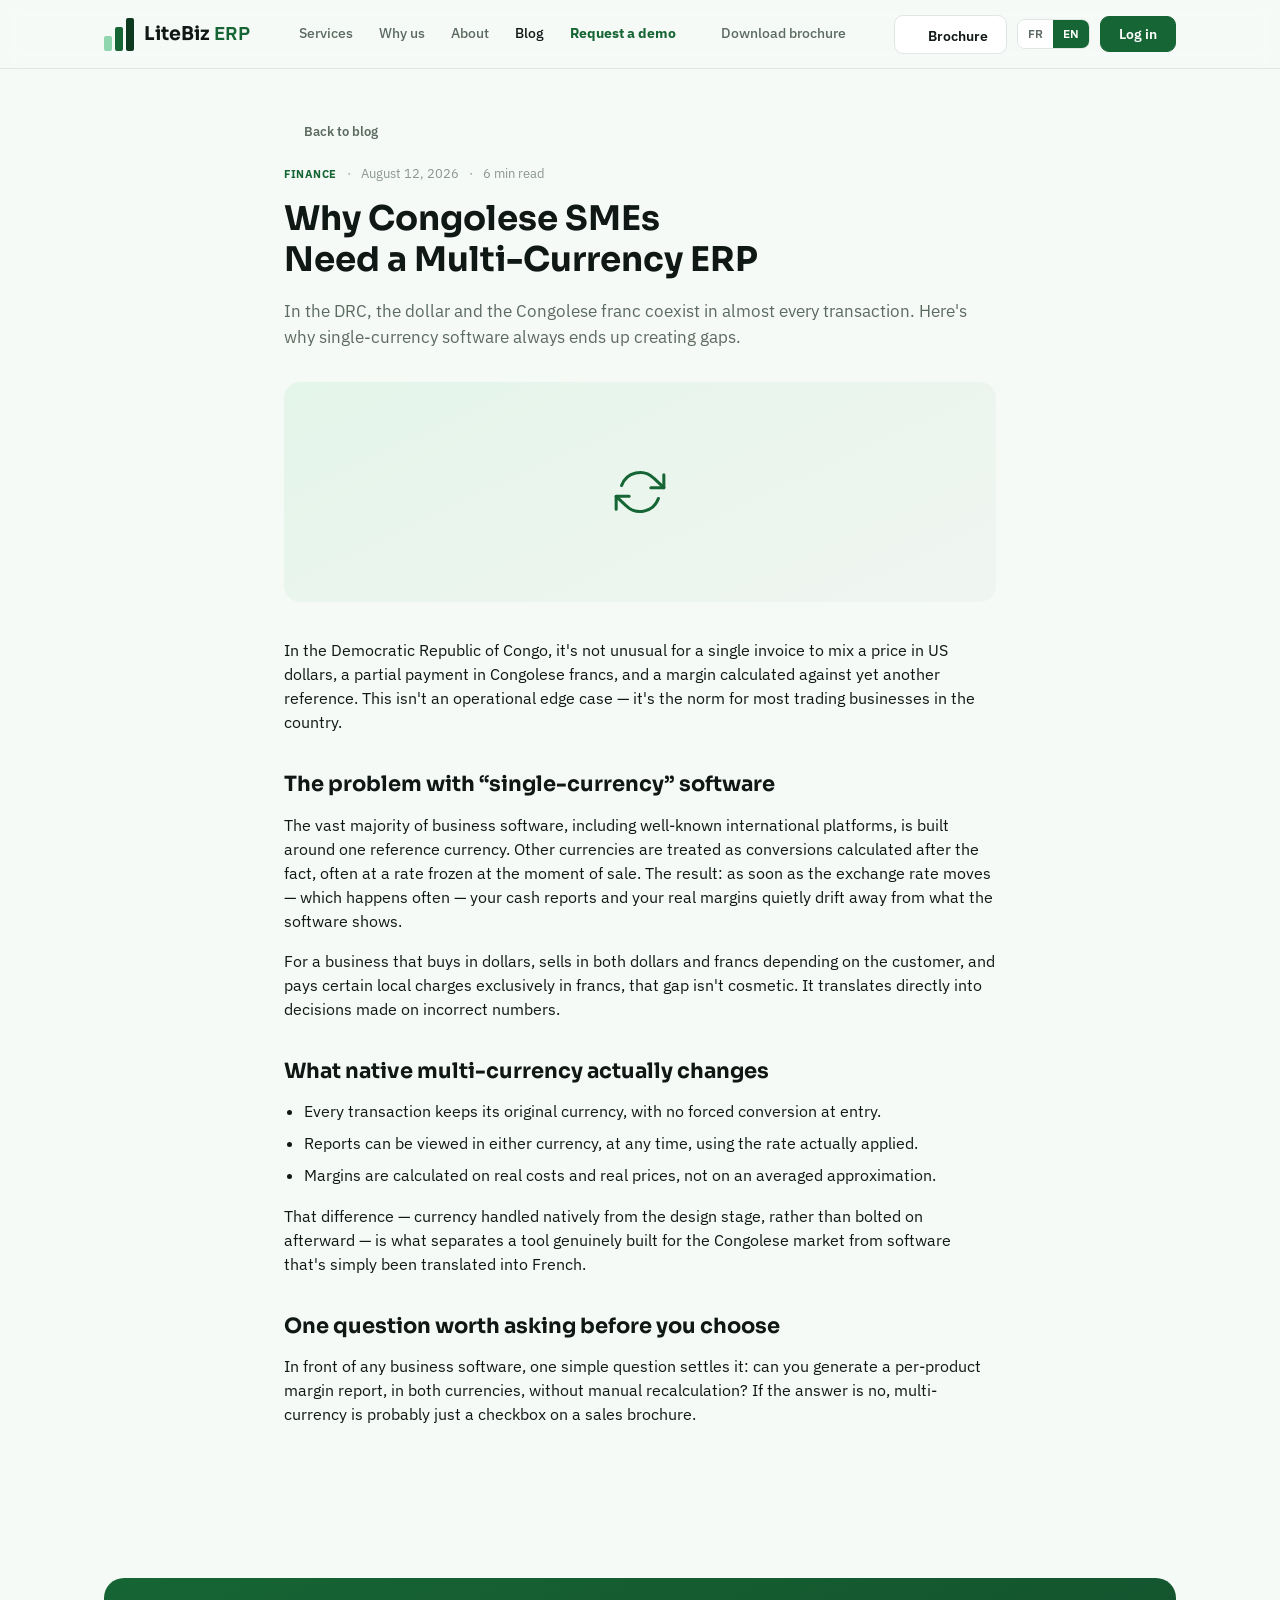
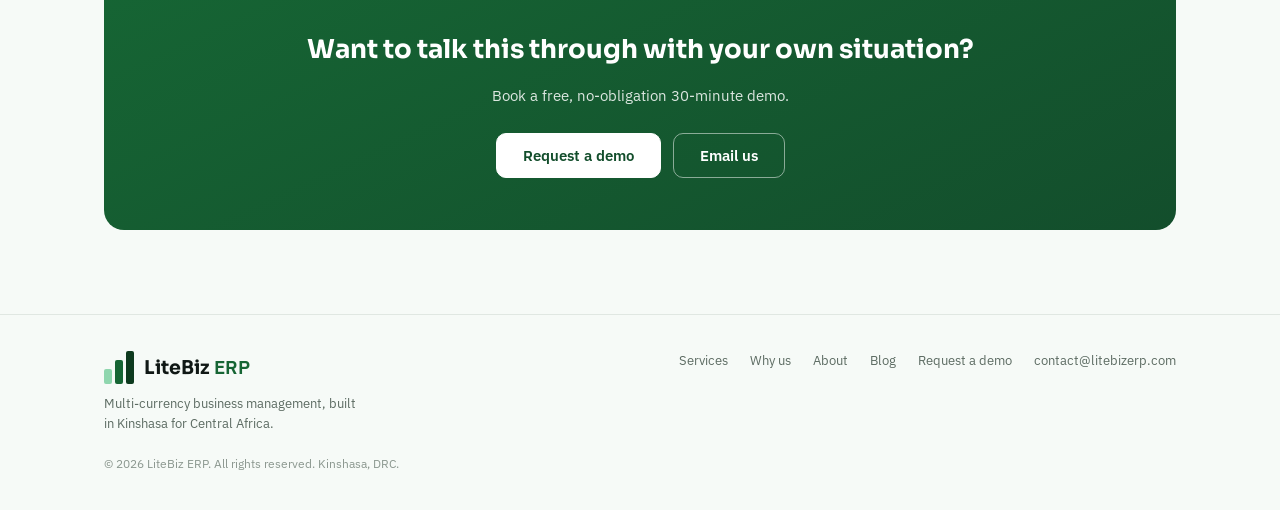
<file: blog/pourquoi-erp-multidevises.html>
<!doctype html>
<html lang="en" id="htmlRoot">
<head>
<meta charset="utf-8">
<meta name="viewport" content="width=device-width, initial-scale=1">
<script>try{var l=localStorage.getItem('litebiz_lang');if(l==='fr'||l==='en')document.documentElement.setAttribute('lang',l);}catch(e){}</script>
<title data-title-fr="Pourquoi les PME congolaises ont besoin d'un ERP multi-devises — LiteBiz ERP" data-title-en="Why Congolese SMEs Need a Multi-Currency ERP — LiteBiz ERP">Pourquoi les PME congolaises ont besoin d'un ERP multi-devises — LiteBiz ERP</title>
<meta name="description" content="En RDC, le dollar et le franc congolais coexistent dans presque chaque transaction. Voici pourquoi un logiciel pensé pour une seule devise finit toujours par créer des écarts.">
<link rel="preconnect" href="https://fonts.googleapis.com">
<link rel="preconnect" href="https://fonts.gstatic.com" crossorigin>
<link rel="stylesheet" href="https://fonts.googleapis.com/css2?family=Sora:wght@600;700;800&family=IBM+Plex+Sans:wght@400;500;600&family=IBM+Plex+Mono:wght@500;600&display=swap">
<link rel="stylesheet" href="../styles.css">
<script>window.PAGE_TITLE={fr:"Pourquoi les PME congolaises ont besoin d'un ERP multi-devises — LiteBiz ERP",en:"Why Congolese SMEs Need a Multi-Currency ERP — LiteBiz ERP"};</script>
</head>
<body>
<header>
  <div class="wrap header-inner">
    <a href="../index.html" class="logo "><span class="logo-mark"><i></i><i></i><i></i></span><span class="logo-word">LiteBiz<b>ERP</b></span></a>
    <nav class="main-nav" id="mainNav">
      <a href="../services.html" class="nav-link"><span data-lang="fr">Services</span><span data-lang="en">Services</span></a>
      <a href="../why-us.html" class="nav-link"><span data-lang="fr">Pourquoi nous</span><span data-lang="en">Why us</span></a>
      <a href="../about.html" class="nav-link"><span data-lang="fr">À propos</span><span data-lang="en">About</span></a>
      <a href="../blog.html" class="nav-link current"><span data-lang="fr">Blog</span><span data-lang="en">Blog</span></a>
      <a href="../demo.html" class="nav-link nav-demo"><span data-lang="fr">Demander une démo</span><span data-lang="en">Request a demo</span></a>
      <a href="../assets/LiteBiz-ERP-Brochure-FR.pdf" data-lang="fr" class="nav-link" download><svg viewBox="0 0 24 24" width="14" height="14" fill="none" stroke-width="2" stroke-linecap="round" stroke-linejoin="round"><path d="M21 15v4a2 2 0 0 1-2 2H5a2 2 0 0 1-2-2v-4"/><polyline points="7 10 12 15 17 10"/><line x1="12" y1="15" x2="12" y2="3"/></svg> Télécharger la brochure</a>
      <a href="../assets/LiteBiz-ERP-Brochure-EN.pdf" data-lang="en" class="nav-link" download><svg viewBox="0 0 24 24" width="14" height="14" fill="none" stroke-width="2" stroke-linecap="round" stroke-linejoin="round"><path d="M21 15v4a2 2 0 0 1-2 2H5a2 2 0 0 1-2-2v-4"/><polyline points="7 10 12 15 17 10"/><line x1="12" y1="15" x2="12" y2="3"/></svg> Download brochure</a>
    </nav>
    <div class="header-actions">
      <a href="../assets/LiteBiz-ERP-Brochure-FR.pdf" data-lang="fr" class="btn brochure-btn" download title="Télécharger la brochure PDF"><svg viewBox="0 0 24 24" width="15" height="15" fill="none" stroke-width="2" stroke-linecap="round" stroke-linejoin="round"><path d="M21 15v4a2 2 0 0 1-2 2H5a2 2 0 0 1-2-2v-4"/><polyline points="7 10 12 15 17 10"/><line x1="12" y1="15" x2="12" y2="3"/></svg><span>Brochure</span></a>
      <a href="../assets/LiteBiz-ERP-Brochure-EN.pdf" data-lang="en" class="btn brochure-btn" download title="Download PDF brochure"><svg viewBox="0 0 24 24" width="15" height="15" fill="none" stroke-width="2" stroke-linecap="round" stroke-linejoin="round"><path d="M21 15v4a2 2 0 0 1-2 2H5a2 2 0 0 1-2-2v-4"/><polyline points="7 10 12 15 17 10"/><line x1="12" y1="15" x2="12" y2="3"/></svg><span>Brochure</span></a>
      <div class="lang-toggle">
        <button id="langFrBtn" onclick="setLang('fr')">FR</button>
        <button id="langEnBtn" onclick="setLang('en')">EN</button>
      </div>
      <a href="https://app.litebizerp.com/login" class="btn btn-primary">
        <span data-lang="fr">Se connecter</span><span data-lang="en">Log in</span>
      </a>
      <button class="menu-btn" id="menuBtn" onclick="toggleMenu()" aria-label="Menu">
        <svg viewBox="0 0 24 24" fill="none" stroke-width="2" stroke-linecap="round"><line x1="3" y1="6" x2="21" y2="6"/><line x1="3" y1="12" x2="21" y2="12"/><line x1="3" y1="18" x2="21" y2="18"/></svg>
      </button>
    </div>
  </div>
</header>
<article class="post">
  <div class="wrap-narrow">
    <a href="../blog.html" class="post-back"><svg viewBox="0 0 24 24" width="14" height="14" fill="none" stroke-width="2.2" style="transform:rotate(180deg)" stroke-linecap="round" stroke-linejoin="round"><line x1="5" y1="12" x2="19" y2="12"/><polyline points="12 5 19 12 12 19"/></svg>
      <span data-lang="fr">Retour au blog</span><span data-lang="en">Back to blog</span>
    </a>
    <div class="post-meta">
      <span class="blog-tag"><span data-lang="fr">Finances</span><span data-lang="en">Finance</span></span>
      <span>&middot;</span>
      <span data-lang="fr">12 août 2026</span><span data-lang="en">August 12, 2026</span>
      <span>&middot;</span>
      <span data-lang="fr">6 min de lecture</span><span data-lang="en">6 min read</span>
    </div>
    <h1><span data-lang="fr">Pourquoi les PME congolaises ont besoin d'un ERP multi-devises</span><span data-lang="en">Why Congolese SMEs Need a Multi-Currency ERP</span></h1>
    <p class="post-lead"><span data-lang="fr">En RDC, le dollar et le franc congolais coexistent dans presque chaque transaction. Voici pourquoi un logiciel pensé pour une seule devise finit toujours par créer des écarts.</span><span data-lang="en">In the DRC, the dollar and the Congolese franc coexist in almost every transaction. Here's why single-currency software always ends up creating gaps.</span></p>
    <div class="post-cover"><svg viewBox="0 0 24 24" width="48" height="48" fill="none" stroke-width="1.4" stroke-linecap="round" stroke-linejoin="round"><polyline points="23 4 23 10 17 10"/><polyline points="1 20 1 14 7 14"/><path d="M3.51 9a9 9 0 0 1 14.85-3.36L23 10M1 14l4.64 4.36A9 9 0 0 0 20.49 15"/></svg></div>
    <div class="post-body">
      <p><span data-lang="fr">En République démocratique du Congo, il n'est pas rare qu'une seule facture mélange un prix en dollars américains, un paiement partiel en francs congolais, et une marge calculée dans encore une autre référence. Ce n'est pas une exception opérationnelle : c'est la norme pour la plupart des entreprises commerciales du pays.</span><span data-lang="en">In the Democratic Republic of Congo, it's not unusual for a single invoice to mix a price in US dollars, a partial payment in Congolese francs, and a margin calculated against yet another reference. This isn't an operational edge case — it's the norm for most trading businesses in the country.</span></p>
    <h2><span data-lang="fr">Le problème des logiciels « à devise unique »</span><span data-lang="en">The problem with “single-currency” software</span></h2>
    <p><span data-lang="fr">La grande majorité des logiciels de gestion, y compris les plus connus internationalement, sont conçus autour d'une devise de référence. Les autres devises sont traitées comme des conversions calculées après coup, souvent à un taux figé au moment de la vente. Le résultat : dès que le taux de change bouge — ce qui arrive fréquemment — vos rapports de trésorerie et vos marges réelles divergent silencieusement de ce que montre le logiciel.</span><span data-lang="en">The vast majority of business software, including well-known international platforms, is built around one reference currency. Other currencies are treated as conversions calculated after the fact, often at a rate frozen at the moment of sale. The result: as soon as the exchange rate moves — which happens often — your cash reports and your real margins quietly drift away from what the software shows.</span></p>
    <p><span data-lang="fr">Pour une entreprise qui achète en dollars, vend en dollars et en francs selon le client, et paie certaines charges locales exclusivement en francs, cet écart n'est pas cosmétique. Il se traduit directement par des décisions prises sur des chiffres faux.</span><span data-lang="en">For a business that buys in dollars, sells in both dollars and francs depending on the customer, and pays certain local charges exclusively in francs, that gap isn't cosmetic. It translates directly into decisions made on incorrect numbers.</span></p>
    <h2><span data-lang="fr">Ce que change un multi-devises natif</span><span data-lang="en">What native multi-currency actually changes</span></h2>
    <ul><li><span data-lang="fr">Chaque transaction garde sa devise d'origine, sans conversion forcée dès la saisie.</span><span data-lang="en">Every transaction keeps its original currency, with no forced conversion at entry.</span></li><li><span data-lang="fr">Les rapports peuvent être consultés dans une devise ou dans l'autre, à tout moment, avec le taux réellement appliqué.</span><span data-lang="en">Reports can be viewed in either currency, at any time, using the rate actually applied.</span></li><li><span data-lang="fr">Les marges sont calculées sur les coûts et les prix réels, pas sur une approximation moyenne.</span><span data-lang="en">Margins are calculated on real costs and real prices, not on an averaged approximation.</span></li></ul>
    <p><span data-lang="fr">C'est cette différence — devise native dès la conception, plutôt qu'ajoutée après coup — qui distingue un outil réellement adapté au marché congolais d'un logiciel simplement traduit en français.</span><span data-lang="en">That difference — currency handled natively from the design stage, rather than bolted on afterward — is what separates a tool genuinely built for the Congolese market from software that's simply been translated into French.</span></p>
    <h2><span data-lang="fr">Une question à se poser avant de choisir</span><span data-lang="en">One question worth asking before you choose</span></h2>
    <p><span data-lang="fr">Face à n'importe quel logiciel de gestion, une question simple permet de trancher : pouvez-vous générer un rapport de marge par produit, dans les deux devises, sans recalcul manuel ? Si la réponse est non, le multi-devises n'est probablement qu'une case cochée sur une brochure commerciale.</span><span data-lang="en">In front of any business software, one simple question settles it: can you generate a per-product margin report, in both currencies, without manual recalculation? If the answer is no, multi-currency is probably just a checkbox on a sales brochure.</span></p>
    </div>
  </div>
</article><section>
  <div class="wrap">
    <div class="cta-band">
      <h2><span data-lang="fr">Envie d'en discuter avec votre propre cas ?</span><span data-lang="en">Want to talk this through with your own situation?</span></h2>
      <p><span data-lang="fr">Réservez une démonstration gratuite de 30 minutes, sans engagement.</span><span data-lang="en">Book a free, no-obligation 30-minute demo.</span></p>
      <div class="cta-actions">
        <a href="../demo.html" class="btn btn-lg"><span data-lang="fr">Demander une démo</span><span data-lang="en">Request a demo</span></a>
        <a href="mailto:contact@litebizerp.com" class="btn btn-lg btn-ghost"><span data-lang="fr">Écrivez-nous</span><span data-lang="en">Email us</span></a>
      </div>
    </div>
  </div>
</section><footer>
  <div class="wrap footer-inner">
    <div style="display:flex;flex-direction:column;gap:10px;max-width:260px;">
      <a href="../index.html" class="logo "><span class="logo-mark"><i></i><i></i><i></i></span><span class="logo-word">LiteBiz<b>ERP</b></span></a>
      <p style="font-size:12.5px;color:var(--text-muted);margin:0;">
        <span data-lang="fr">Gestion d'entreprise multi-devises, conçue à Kinshasa pour l'Afrique centrale.</span>
        <span data-lang="en">Multi-currency business management, built in Kinshasa for Central Africa.</span>
      </p>
    </div>
    <div class="footer-links">
      <a href="../services.html"><span data-lang="fr">Services</span><span data-lang="en">Services</span></a>
      <a href="../why-us.html"><span data-lang="fr">Pourquoi nous</span><span data-lang="en">Why us</span></a>
      <a href="../about.html"><span data-lang="fr">À propos</span><span data-lang="en">About</span></a>
      <a href="../blog.html">Blog</a>
      <a href="../demo.html"><span data-lang="fr">Demander une démo</span><span data-lang="en">Request a demo</span></a>
      <a href="mailto:contact@litebizerp.com">contact@litebizerp.com</a>
    </div>
  </div>
  <div class="wrap" style="margin-top:22px;">
    <div class="footer-copy">
      <span data-lang="fr">&copy; <span class="js-year"></span> LiteBiz ERP. Tous droits réservés. Kinshasa, RDC.</span>
      <span data-lang="en">&copy; <span class="js-year"></span> LiteBiz ERP. All rights reserved. Kinshasa, DRC.</span>
    </div>
  </div>
</footer><script src="../site.js"></script>
</body>
</html>
</file>
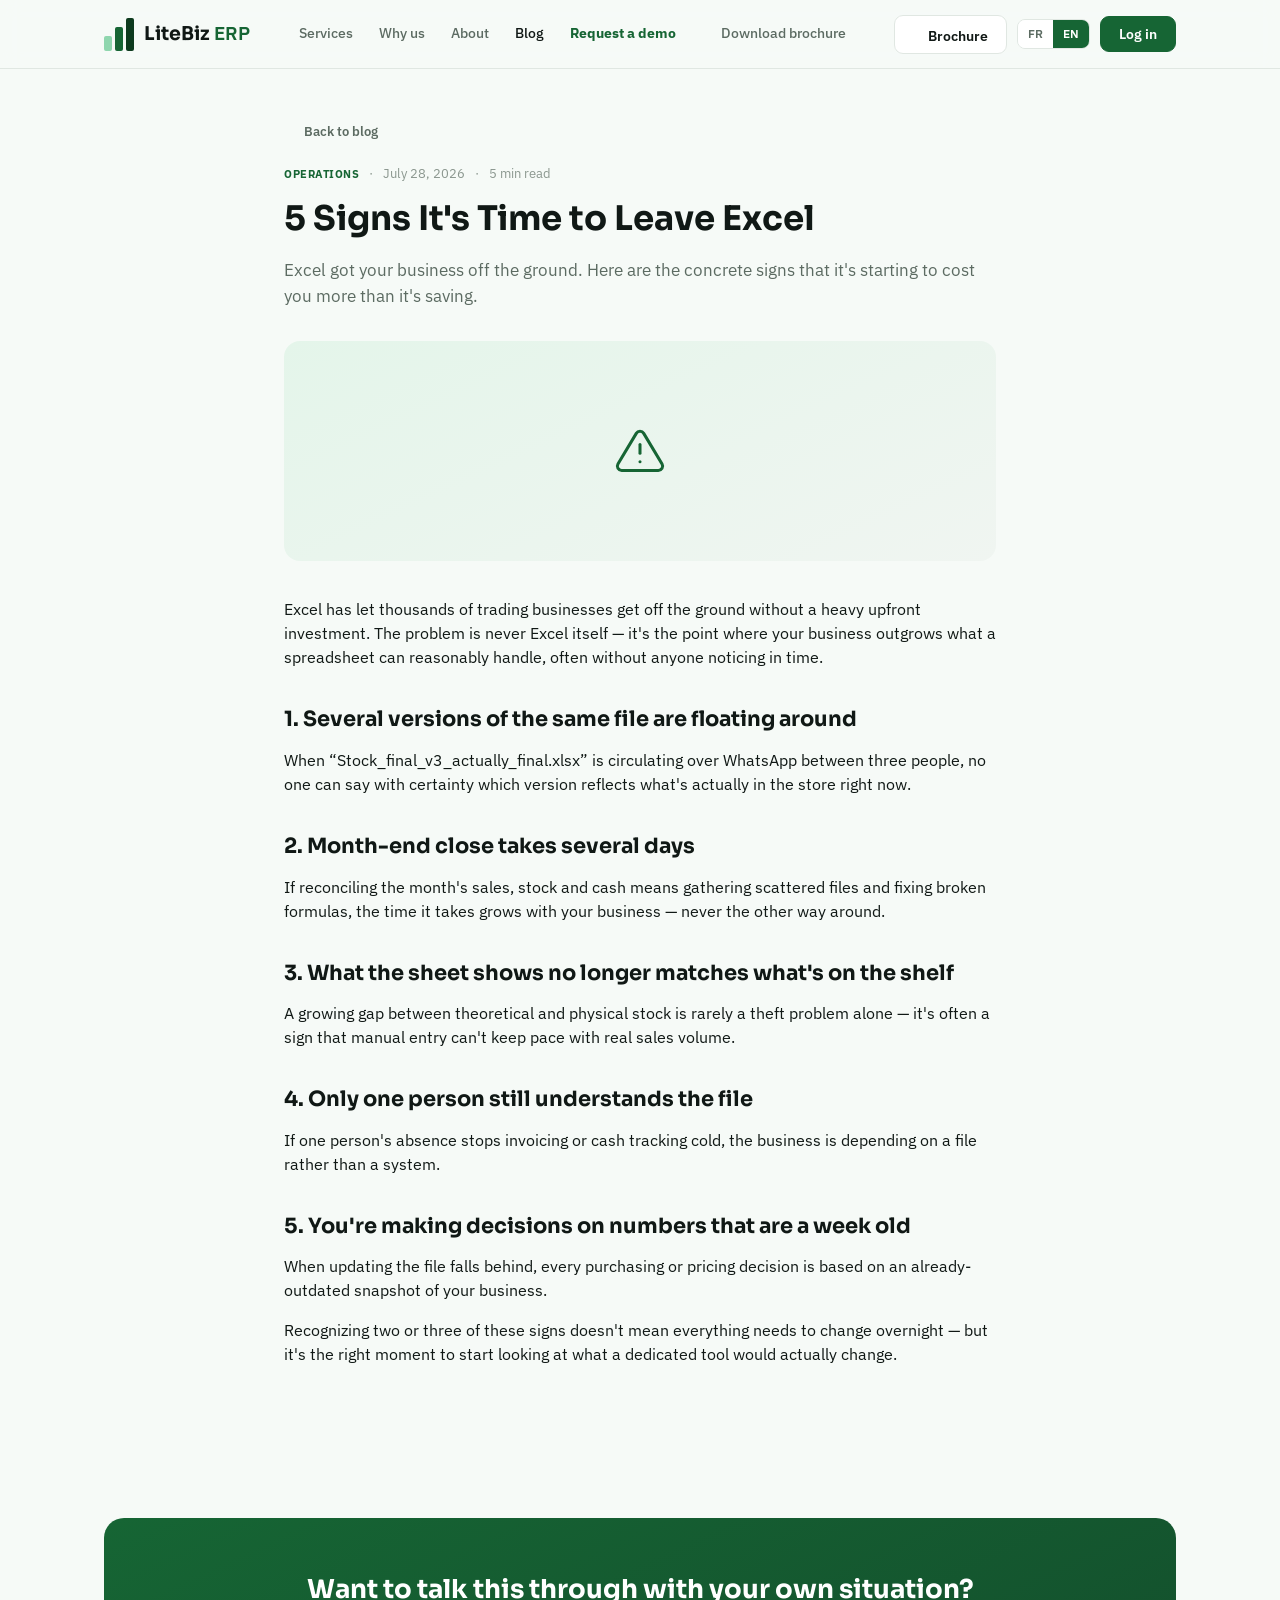
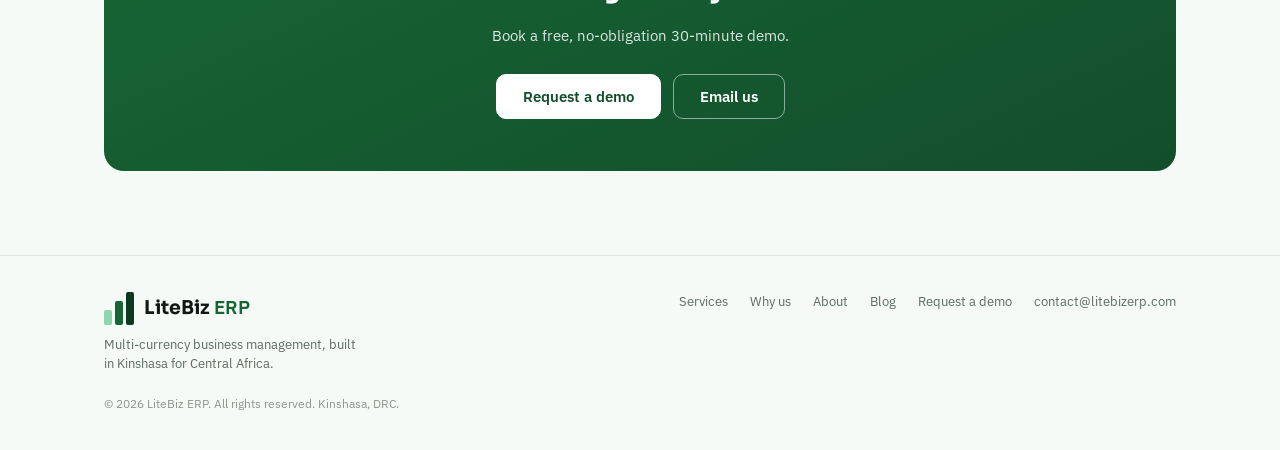
<file: blog/signes-quitter-excel.html>
<!doctype html>
<html lang="en" id="htmlRoot">
<head>
<meta charset="utf-8">
<meta name="viewport" content="width=device-width, initial-scale=1">
<script>try{var l=localStorage.getItem('litebiz_lang');if(l==='fr'||l==='en')document.documentElement.setAttribute('lang',l);}catch(e){}</script>
<title data-title-fr="5 signes qu'il est temps de quitter Excel — LiteBiz ERP" data-title-en="5 Signs It's Time to Leave Excel — LiteBiz ERP">5 signes qu'il est temps de quitter Excel — LiteBiz ERP</title>
<meta name="description" content="Excel a permis à votre entreprise de démarrer. Voici les signes concrets qui montrent qu'il commence à vous coûter plus qu'il ne vous fait gagner.">
<link rel="preconnect" href="https://fonts.googleapis.com">
<link rel="preconnect" href="https://fonts.gstatic.com" crossorigin>
<link rel="stylesheet" href="https://fonts.googleapis.com/css2?family=Sora:wght@600;700;800&family=IBM+Plex+Sans:wght@400;500;600&family=IBM+Plex+Mono:wght@500;600&display=swap">
<link rel="stylesheet" href="../styles.css">
<script>window.PAGE_TITLE={fr:"5 signes qu'il est temps de quitter Excel — LiteBiz ERP",en:"5 Signs It's Time to Leave Excel — LiteBiz ERP"};</script>
</head>
<body>
<header>
  <div class="wrap header-inner">
    <a href="../index.html" class="logo "><span class="logo-mark"><i></i><i></i><i></i></span><span class="logo-word">LiteBiz<b>ERP</b></span></a>
    <nav class="main-nav" id="mainNav">
      <a href="../services.html" class="nav-link"><span data-lang="fr">Services</span><span data-lang="en">Services</span></a>
      <a href="../why-us.html" class="nav-link"><span data-lang="fr">Pourquoi nous</span><span data-lang="en">Why us</span></a>
      <a href="../about.html" class="nav-link"><span data-lang="fr">À propos</span><span data-lang="en">About</span></a>
      <a href="../blog.html" class="nav-link current"><span data-lang="fr">Blog</span><span data-lang="en">Blog</span></a>
      <a href="../demo.html" class="nav-link nav-demo"><span data-lang="fr">Demander une démo</span><span data-lang="en">Request a demo</span></a>
      <a href="../assets/LiteBiz-ERP-Brochure-FR.pdf" data-lang="fr" class="nav-link" download><svg viewBox="0 0 24 24" width="14" height="14" fill="none" stroke-width="2" stroke-linecap="round" stroke-linejoin="round"><path d="M21 15v4a2 2 0 0 1-2 2H5a2 2 0 0 1-2-2v-4"/><polyline points="7 10 12 15 17 10"/><line x1="12" y1="15" x2="12" y2="3"/></svg> Télécharger la brochure</a>
      <a href="../assets/LiteBiz-ERP-Brochure-EN.pdf" data-lang="en" class="nav-link" download><svg viewBox="0 0 24 24" width="14" height="14" fill="none" stroke-width="2" stroke-linecap="round" stroke-linejoin="round"><path d="M21 15v4a2 2 0 0 1-2 2H5a2 2 0 0 1-2-2v-4"/><polyline points="7 10 12 15 17 10"/><line x1="12" y1="15" x2="12" y2="3"/></svg> Download brochure</a>
    </nav>
    <div class="header-actions">
      <a href="../assets/LiteBiz-ERP-Brochure-FR.pdf" data-lang="fr" class="btn brochure-btn" download title="Télécharger la brochure PDF"><svg viewBox="0 0 24 24" width="15" height="15" fill="none" stroke-width="2" stroke-linecap="round" stroke-linejoin="round"><path d="M21 15v4a2 2 0 0 1-2 2H5a2 2 0 0 1-2-2v-4"/><polyline points="7 10 12 15 17 10"/><line x1="12" y1="15" x2="12" y2="3"/></svg><span>Brochure</span></a>
      <a href="../assets/LiteBiz-ERP-Brochure-EN.pdf" data-lang="en" class="btn brochure-btn" download title="Download PDF brochure"><svg viewBox="0 0 24 24" width="15" height="15" fill="none" stroke-width="2" stroke-linecap="round" stroke-linejoin="round"><path d="M21 15v4a2 2 0 0 1-2 2H5a2 2 0 0 1-2-2v-4"/><polyline points="7 10 12 15 17 10"/><line x1="12" y1="15" x2="12" y2="3"/></svg><span>Brochure</span></a>
      <div class="lang-toggle">
        <button id="langFrBtn" onclick="setLang('fr')">FR</button>
        <button id="langEnBtn" onclick="setLang('en')">EN</button>
      </div>
      <a href="https://app.litebizerp.com/login" class="btn btn-primary">
        <span data-lang="fr">Se connecter</span><span data-lang="en">Log in</span>
      </a>
      <button class="menu-btn" id="menuBtn" onclick="toggleMenu()" aria-label="Menu">
        <svg viewBox="0 0 24 24" fill="none" stroke-width="2" stroke-linecap="round"><line x1="3" y1="6" x2="21" y2="6"/><line x1="3" y1="12" x2="21" y2="12"/><line x1="3" y1="18" x2="21" y2="18"/></svg>
      </button>
    </div>
  </div>
</header>
<article class="post">
  <div class="wrap-narrow">
    <a href="../blog.html" class="post-back"><svg viewBox="0 0 24 24" width="14" height="14" fill="none" stroke-width="2.2" style="transform:rotate(180deg)" stroke-linecap="round" stroke-linejoin="round"><line x1="5" y1="12" x2="19" y2="12"/><polyline points="12 5 19 12 12 19"/></svg>
      <span data-lang="fr">Retour au blog</span><span data-lang="en">Back to blog</span>
    </a>
    <div class="post-meta">
      <span class="blog-tag"><span data-lang="fr">Opérations</span><span data-lang="en">Operations</span></span>
      <span>&middot;</span>
      <span data-lang="fr">28 juillet 2026</span><span data-lang="en">July 28, 2026</span>
      <span>&middot;</span>
      <span data-lang="fr">5 min de lecture</span><span data-lang="en">5 min read</span>
    </div>
    <h1><span data-lang="fr">5 signes qu'il est temps de quitter Excel</span><span data-lang="en">5 Signs It's Time to Leave Excel</span></h1>
    <p class="post-lead"><span data-lang="fr">Excel a permis à votre entreprise de démarrer. Voici les signes concrets qui montrent qu'il commence à vous coûter plus qu'il ne vous fait gagner.</span><span data-lang="en">Excel got your business off the ground. Here are the concrete signs that it's starting to cost you more than it's saving.</span></p>
    <div class="post-cover"><svg viewBox="0 0 24 24" width="48" height="48" fill="none" stroke-width="1.4" stroke-linecap="round" stroke-linejoin="round"><path d="M10.29 3.86 1.82 18a2 2 0 0 0 1.71 3h16.94a2 2 0 0 0 1.71-3L13.71 3.86a2 2 0 0 0-3.42 0z"/><line x1="12" y1="9" x2="12" y2="13"/><line x1="12" y1="17" x2="12.01" y2="17"/></svg></div>
    <div class="post-body">
      <p><span data-lang="fr">Excel a permis à des milliers d'entreprises commerciales de démarrer sans investissement lourd. Le problème n'est jamais Excel en lui-même — c'est le moment où votre activité dépasse ce qu'une feuille de calcul peut raisonnablement gérer, souvent sans que personne ne s'en rende compte à temps.</span><span data-lang="en">Excel has let thousands of trading businesses get off the ground without a heavy upfront investment. The problem is never Excel itself — it's the point where your business outgrows what a spreadsheet can reasonably handle, often without anyone noticing in time.</span></p>
    <h2><span data-lang="fr">1. Plusieurs versions du même fichier circulent</span><span data-lang="en">1. Several versions of the same file are floating around</span></h2>
    <p><span data-lang="fr">Quand « Stock_final_v3_vraiment_final.xlsx » circule par WhatsApp entre trois personnes, personne ne sait plus avec certitude quelle version reflète la réalité du magasin à cet instant.</span><span data-lang="en">When “Stock_final_v3_actually_final.xlsx” is circulating over WhatsApp between three people, no one can say with certainty which version reflects what's actually in the store right now.</span></p>
    <h2><span data-lang="fr">2. La clôture mensuelle prend plusieurs jours</span><span data-lang="en">2. Month-end close takes several days</span></h2>
    <p><span data-lang="fr">Si rapprocher les ventes, le stock et la trésorerie du mois exige de rassembler des fichiers dispersés et de corriger des formules cassées, le temps que cela prend grandit avec votre activité — jamais l'inverse.</span><span data-lang="en">If reconciling the month's sales, stock and cash means gathering scattered files and fixing broken formulas, the time it takes grows with your business — never the other way around.</span></p>
    <h2><span data-lang="fr">3. Le stock affiché ne correspond plus au stock réel</span><span data-lang="en">3. What the sheet shows no longer matches what's on the shelf</span></h2>
    <p><span data-lang="fr">Un écart entre le stock théorique et le stock physique qui grandit mois après mois est rarement un problème de vol seul — c'est souvent un problème de saisie manuelle qui ne suit pas le rythme réel des ventes.</span><span data-lang="en">A growing gap between theoretical and physical stock is rarely a theft problem alone — it's often a sign that manual entry can't keep pace with real sales volume.</span></p>
    <h2><span data-lang="fr">4. Une seule personne comprend encore le fichier</span><span data-lang="en">4. Only one person still understands the file</span></h2>
    <p><span data-lang="fr">Si l'absence d'une seule personne bloque la facturation ou le suivi de trésorerie, l'entreprise dépend d'un fichier plutôt que d'un système.</span><span data-lang="en">If one person's absence stops invoicing or cash tracking cold, the business is depending on a file rather than a system.</span></p>
    <h2><span data-lang="fr">5. Vous prenez des décisions sur des chiffres d'il y a une semaine</span><span data-lang="en">5. You're making decisions on numbers that are a week old</span></h2>
    <p><span data-lang="fr">Quand la mise à jour du fichier prend du retard, chaque décision d'achat ou de prix se base sur une photo déjà périmée de votre activité.</span><span data-lang="en">When updating the file falls behind, every purchasing or pricing decision is based on an already-outdated snapshot of your business.</span></p>
    <p><span data-lang="fr">Reconnaître deux ou trois de ces signes ne veut pas dire qu'il faut tout changer du jour au lendemain — mais c'est le bon moment pour commencer à regarder ce qu'un outil dédié changerait concrètement.</span><span data-lang="en">Recognizing two or three of these signs doesn't mean everything needs to change overnight — but it's the right moment to start looking at what a dedicated tool would actually change.</span></p>
    </div>
  </div>
</article><section>
  <div class="wrap">
    <div class="cta-band">
      <h2><span data-lang="fr">Envie d'en discuter avec votre propre cas ?</span><span data-lang="en">Want to talk this through with your own situation?</span></h2>
      <p><span data-lang="fr">Réservez une démonstration gratuite de 30 minutes, sans engagement.</span><span data-lang="en">Book a free, no-obligation 30-minute demo.</span></p>
      <div class="cta-actions">
        <a href="../demo.html" class="btn btn-lg"><span data-lang="fr">Demander une démo</span><span data-lang="en">Request a demo</span></a>
        <a href="mailto:contact@litebizerp.com" class="btn btn-lg btn-ghost"><span data-lang="fr">Écrivez-nous</span><span data-lang="en">Email us</span></a>
      </div>
    </div>
  </div>
</section><footer>
  <div class="wrap footer-inner">
    <div style="display:flex;flex-direction:column;gap:10px;max-width:260px;">
      <a href="../index.html" class="logo "><span class="logo-mark"><i></i><i></i><i></i></span><span class="logo-word">LiteBiz<b>ERP</b></span></a>
      <p style="font-size:12.5px;color:var(--text-muted);margin:0;">
        <span data-lang="fr">Gestion d'entreprise multi-devises, conçue à Kinshasa pour l'Afrique centrale.</span>
        <span data-lang="en">Multi-currency business management, built in Kinshasa for Central Africa.</span>
      </p>
    </div>
    <div class="footer-links">
      <a href="../services.html"><span data-lang="fr">Services</span><span data-lang="en">Services</span></a>
      <a href="../why-us.html"><span data-lang="fr">Pourquoi nous</span><span data-lang="en">Why us</span></a>
      <a href="../about.html"><span data-lang="fr">À propos</span><span data-lang="en">About</span></a>
      <a href="../blog.html">Blog</a>
      <a href="../demo.html"><span data-lang="fr">Demander une démo</span><span data-lang="en">Request a demo</span></a>
      <a href="mailto:contact@litebizerp.com">contact@litebizerp.com</a>
    </div>
  </div>
  <div class="wrap" style="margin-top:22px;">
    <div class="footer-copy">
      <span data-lang="fr">&copy; <span class="js-year"></span> LiteBiz ERP. Tous droits réservés. Kinshasa, RDC.</span>
      <span data-lang="en">&copy; <span class="js-year"></span> LiteBiz ERP. All rights reserved. Kinshasa, DRC.</span>
    </div>
  </div>
</footer><script src="../site.js"></script>
</body>
</html>
</file>
<file: styles.css>
:root{
  --bg:#f6faf7; --surface:#ffffff; --surface-2:#f0f5f1; --border:#e0e7e2;
  --text:#101815; --text-muted:#5c6b62; --text-faint:#8b978f;
  --accent:#166534; --accent-strong:#134e2c; --accent-soft:#e4f5ea; --accent-soft-text:#166534;
  --shadow: 0 1px 2px rgba(16,24,21,.04), 0 8px 24px -12px rgba(16,24,21,.12);
  --header-h:68px;
}
@media (prefers-color-scheme: dark){
  :root:not([data-theme="light"]){
    --bg:#0b1210; --surface:#121c18; --surface-2:#16211c; --border:#233029;
    --text:#e9f0ec; --text-muted:#9fb2a8; --text-faint:#6c7d74;
    --accent:#3fb573; --accent-strong:#5fca8b; --accent-soft:#17301f; --accent-soft-text:#6fd79a;
    --shadow: 0 1px 2px rgba(0,0,0,.3), 0 8px 24px -12px rgba(0,0,0,.5);
  }
}
*{box-sizing:border-box;}
html,body{margin:0;padding:0;}
body{background:var(--bg);color:var(--text);font-family:'IBM Plex Sans',system-ui,-apple-system,sans-serif;-webkit-font-smoothing:antialiased;line-height:1.55;}
a{color:inherit;}
img{max-width:100%;}
.wrap{max-width:1120px;margin:0 auto;padding-inline:24px;}
.wrap-narrow{max-width:760px;margin:0 auto;padding-inline:24px;}
h1,h2,h3,h4{font-family:'Sora',sans-serif;margin:0;}
html [data-lang]{display:none;}
html[lang="fr"] [data-lang="fr"]{display:revert;}
html[lang="en"] [data-lang="en"]{display:revert;}

/* ---- logo ---- */
.logo{display:flex;align-items:center;gap:10px;text-decoration:none;flex:none;}
.logo-mark{display:flex;align-items:flex-end;gap:3px;flex:none;}
.logo-mark i{display:block;width:8px;border-radius:2px;}
.logo-mark i:nth-child(1){height:15px;background:#8fd6ae;}
.logo-mark i:nth-child(2){height:24px;background:var(--accent);}
.logo-mark i:nth-child(3){height:33px;background:#0d3a1e;}
.logo-word{font-family:'Sora',sans-serif;font-weight:700;font-size:19px;color:var(--text);white-space:nowrap;}
.logo-word b{font-family:'IBM Plex Sans',sans-serif;font-weight:600;color:var(--accent);margin-left:4px;}

/* ---- header / nav ---- */
header{position:sticky;top:0;z-index:50;background:color-mix(in srgb, var(--bg) 88%, transparent);backdrop-filter:blur(10px);border-bottom:1px solid var(--border);}
.header-inner{display:flex;align-items:center;justify-content:space-between;gap:16px;height:var(--header-h);}
nav.main-nav{display:flex;align-items:center;gap:26px;}
nav.main-nav a.nav-link{font-size:14px;font-weight:500;color:var(--text-muted);text-decoration:none;white-space:nowrap;}
nav.main-nav a.nav-link:hover,nav.main-nav a.nav-link.current{color:var(--text);}
nav.main-nav a.nav-demo{font-weight:700;color:var(--accent);}
nav.main-nav a.nav-demo:hover{color:var(--accent-strong);}
nav.main-nav a.nav-link svg{vertical-align:-3px;margin-right:2px;}
.header-actions{display:flex;align-items:center;gap:10px;flex:none;}
.lang-toggle{display:flex;border:1px solid var(--border);border-radius:8px;overflow:hidden;flex:none;}
.lang-toggle button{border:none;background:var(--surface);color:var(--text-muted);font:600 12px/1 'IBM Plex Sans',sans-serif;padding:8px 10px;cursor:pointer;}
.lang-toggle button.active{background:var(--accent);color:#fff;}
.btn{display:inline-flex;align-items:center;justify-content:center;gap:6px;padding:10px 18px;border-radius:9px;font:600 14px/1 'IBM Plex Sans',sans-serif;text-decoration:none;border:1px solid var(--border);color:var(--text);background:var(--surface);cursor:pointer;white-space:nowrap;}
.btn:hover{background:var(--surface-2);}
.btn-primary{background:var(--accent);border-color:var(--accent);color:#fff;}
.btn-primary:hover{background:var(--accent-strong);}
.btn-lg{padding:14px 26px;font-size:15px;border-radius:10px;}
.menu-btn{display:none;border:1px solid var(--border);background:var(--surface);border-radius:8px;width:38px;height:38px;align-items:center;justify-content:center;cursor:pointer;flex:none;}
.menu-btn svg{width:18px;height:18px;stroke:var(--text);}
@media (max-width:900px){
  nav.main-nav{display:none;position:absolute;top:var(--header-h);left:0;right:0;background:var(--surface);border-bottom:1px solid var(--border);flex-direction:column;align-items:flex-start;gap:2px;padding:10px 24px 16px;box-shadow:var(--shadow);z-index:49;}
  nav.main-nav.open{display:flex;}
  nav.main-nav a.nav-link{padding:10px 0;width:100%;}
  .menu-btn{display:flex;}
  .header-inner{gap:8px;}
  .header-actions{gap:6px;}
  .header-actions.header-actions .brochure-btn{display:none !important;}
  .header-actions .btn-primary{padding:9px 10px;font-size:12.5px;}
  .lang-toggle button{padding:8px 7px;font-size:11px;}
}
@media (max-width:400px){
  .logo-word{font-size:15px;}
  .wrap,.wrap-narrow{padding-inline:16px;}
}

/* ---- generic page header band ---- */
.page-hero{padding-block:56px 44px;border-bottom:1px solid var(--border);background:var(--surface);}
.page-hero .eyebrow{margin-bottom:14px;}
.page-hero h1{font-size:36px;font-weight:700;line-height:1.15;margin-bottom:14px;text-wrap:balance;}
.page-hero p.lead{font-size:16px;color:var(--text-muted);max-width:640px;}

.eyebrow{display:inline-flex;align-items:center;gap:7px;font:700 12px/1 'IBM Plex Sans',sans-serif;letter-spacing:.06em;text-transform:uppercase;color:var(--accent);background:var(--accent-soft);padding:7px 12px;border-radius:20px;}

/* ---- hero (home) ---- */
.hero{padding-block:76px 60px;}
.hero-grid{display:grid;grid-template-columns:1.05fr 0.95fr;gap:48px;align-items:center;}
@media (max-width:860px){ .hero-grid{grid-template-columns:1fr;} }
.hero h1{font-size:46px;line-height:1.12;font-weight:700;color:var(--text);text-wrap:balance;margin:18px 0;}
.hero p.lead{font-size:17px;color:var(--text-muted);max-width:520px;margin-bottom:30px;}
.hero-ctas{display:flex;gap:12px;flex-wrap:wrap;}
@media (max-width:520px){ .hero h1{font-size:32px;} }

.panel{background:var(--surface);border:1px solid var(--border);border-radius:16px;box-shadow:var(--shadow);padding:20px;}
.panel-topbar{display:flex;align-items:center;gap:8px;margin-bottom:16px;}
.panel-dot{width:9px;height:9px;border-radius:50%;background:var(--border);}
.panel-stats{display:grid;grid-template-columns:repeat(3,1fr);gap:10px;margin-bottom:14px;}
.panel-stat{background:var(--surface-2);border-radius:10px;padding:12px 14px;}
.panel-stat .label{font-size:10.5px;color:var(--text-faint);text-transform:uppercase;letter-spacing:.04em;margin-bottom:6px;}
.panel-stat .value{font-family:'IBM Plex Mono',monospace;font-size:17px;font-weight:600;color:var(--text);}
.panel-rows{background:var(--surface-2);border-radius:10px;padding:6px;}
.panel-row{display:flex;align-items:center;justify-content:space-between;padding:9px 10px;font-size:12.5px;}
.panel-row + .panel-row{border-top:1px solid var(--border);}
.panel-row .name{color:var(--text);font-weight:500;}
.panel-row .amt{font-family:'IBM Plex Mono',monospace;color:var(--text-muted);}
.pill{font-size:9.5px;font-weight:700;letter-spacing:.03em;text-transform:uppercase;padding:3px 8px;border-radius:20px;}
.pill.ok{background:var(--accent-soft);color:var(--accent-soft-text);}
.panel-caption{margin-top:12px;font-size:11px;color:var(--text-faint);text-align:center;}

/* ---- sections ---- */
section{padding-block:64px;}
.section-head{max-width:640px;margin-bottom:40px;}
.section-head.center{margin-inline:auto;text-align:center;}
.section-eyebrow{font:700 12px/1 'IBM Plex Sans',sans-serif;letter-spacing:.06em;text-transform:uppercase;color:var(--accent);margin-bottom:10px;}
.section-head h2{font-size:30px;font-weight:700;margin-bottom:12px;text-wrap:balance;}
.section-head p{font-size:15.5px;color:var(--text-muted);}

.feature-grid{display:grid;grid-template-columns:repeat(3,1fr);gap:20px;}
@media (max-width:860px){ .feature-grid{grid-template-columns:repeat(2,1fr);} }
@media (max-width:560px){ .feature-grid{grid-template-columns:1fr;} }
.feature-card{background:var(--surface);border:1px solid var(--border);border-radius:14px;padding:24px 22px;box-shadow:var(--shadow);}
.feature-icon{width:38px;height:38px;border-radius:10px;background:var(--accent-soft);display:flex;align-items:center;justify-content:center;margin-bottom:16px;}
.feature-icon svg{width:19px;height:19px;stroke:var(--accent);}
.feature-card h3{font-size:16px;font-weight:700;margin-bottom:7px;}
.feature-card p{font-size:13.5px;color:var(--text-muted);margin:0;}

.why-grid{display:grid;grid-template-columns:repeat(3,1fr);gap:32px;}
@media (max-width:760px){ .why-grid{grid-template-columns:1fr;} }
.why-item .num{font-family:'IBM Plex Mono',monospace;font-size:12px;font-weight:600;color:var(--accent);margin-bottom:10px;}
.why-item h3{font-size:17px;font-weight:700;margin-bottom:8px;}
.why-item p{font-size:13.5px;color:var(--text-muted);margin:0;}

.steps{display:grid;grid-template-columns:repeat(3,1fr);gap:24px;}
@media (max-width:760px){ .steps{grid-template-columns:1fr;} }
.step .step-num{width:32px;height:32px;border-radius:9px;background:var(--accent);color:#fff;font:700 14px/32px 'Sora',sans-serif;text-align:center;margin-bottom:16px;}
.step h3{font-size:15.5px;font-weight:700;margin-bottom:6px;}
.step p{font-size:13.5px;color:var(--text-muted);margin:0;}

.cta-band{background:linear-gradient(155deg, var(--accent), var(--accent-strong));border-radius:20px;padding:52px 48px;text-align:center;color:#fff;}
.cta-band h2{color:#fff;font-size:26px;margin-bottom:10px;}
.cta-band p{color:rgba(255,255,255,.85);font-size:14.5px;margin-bottom:26px;}
.cta-band .btn{background:#fff;color:var(--accent-strong);border-color:#fff;}
.cta-band .btn:hover{background:var(--accent-soft);}
.cta-band .btn.btn-ghost{background:transparent;color:#fff;border-color:rgba(255,255,255,.5);}
.cta-band .btn.btn-ghost:hover{background:rgba(255,255,255,.12);}
.cta-actions{display:flex;gap:12px;justify-content:center;flex-wrap:wrap;}

/* ---- flowchart ("what we do") ---- */
.flow{display:flex;align-items:stretch;gap:0;overflow-x:auto;padding-bottom:8px;}
.flow-step{flex:1 1 0;min-width:168px;display:flex;flex-direction:column;align-items:center;text-align:center;position:relative;padding:0 10px;}
.flow-badge{width:56px;height:56px;border-radius:16px;background:var(--surface);border:1.5px solid var(--accent);display:flex;align-items:center;justify-content:center;margin-bottom:14px;box-shadow:var(--shadow);flex:none;}
.flow-badge svg{width:26px;height:26px;stroke:var(--accent);}
.flow-step h4{font-size:14px;font-weight:700;margin-bottom:6px;}
.flow-step p{font-size:12px;color:var(--text-muted);margin:0;max-width:150px;}
.flow-arrow{flex:none;display:flex;align-items:center;padding-top:28px;color:var(--text-faint);}
.flow-arrow svg{width:22px;height:14px;}
@media (max-width:860px){
  .flow{flex-direction:column;align-items:stretch;}
  .flow-step{flex-direction:row;text-align:left;align-items:flex-start;min-width:0;padding:14px 0;gap:14px;}
  .flow-badge{margin-bottom:0;}
  .flow-step p{max-width:none;}
  .flow-arrow{padding-top:0;padding-left:27px;transform:rotate(90deg);height:16px;}
}

/* ---- blog ---- */
.blog-grid{display:grid;grid-template-columns:repeat(3,1fr);gap:22px;}
@media (max-width:860px){ .blog-grid{grid-template-columns:repeat(2,1fr);} }
@media (max-width:600px){ .blog-grid{grid-template-columns:1fr;} }
.blog-card{display:flex;flex-direction:column;background:var(--surface);border:1px solid var(--border);border-radius:14px;overflow:hidden;box-shadow:var(--shadow);text-decoration:none;color:var(--text);}
.blog-card:hover{border-color:var(--accent);}
.blog-cover{height:132px;background:linear-gradient(155deg, var(--accent-soft), var(--surface-2));display:flex;align-items:center;justify-content:center;flex:none;}
.blog-cover svg{width:34px;height:34px;stroke:var(--accent);}
.blog-card-body{padding:20px;display:flex;flex-direction:column;gap:8px;flex-grow:1;}
.blog-tag{font:700 10.5px/1 'IBM Plex Sans',sans-serif;letter-spacing:.05em;text-transform:uppercase;color:var(--accent);}
.blog-card h3{font-size:16px;font-weight:700;line-height:1.35;}
.blog-card p{font-size:13px;color:var(--text-muted);margin:0;flex-grow:1;}
.blog-meta{font-size:11.5px;color:var(--text-faint);margin-top:6px;}
.blog-card.featured{grid-column:1 / -1;flex-direction:row;}
.blog-card.featured .blog-cover{height:auto;width:38%;}
.blog-card.featured .blog-card-body{padding:28px;}
.blog-card.featured h3{font-size:22px;}
@media (max-width:700px){ .blog-card.featured{flex-direction:column;} .blog-card.featured .blog-cover{width:auto;height:132px;} }

/* ---- article (blog post) ---- */
article.post{padding-block:52px 72px;}
.post-meta{display:flex;align-items:center;gap:10px;font-size:12.5px;color:var(--text-faint);margin-bottom:16px;}
.post h1{font-size:34px;font-weight:700;line-height:1.2;margin-bottom:18px;text-wrap:balance;}
.post .post-lead{font-size:16.5px;color:var(--text-muted);margin-bottom:32px;}
.post .post-body{font-size:15.5px;color:var(--text);max-width:720px;}
.post .post-body h2{font-size:21px;margin:34px 0 12px;}
.post .post-body p{margin:0 0 16px;}
.post .post-body ul{margin:0 0 16px;padding-left:20px;}
.post .post-body li{margin-bottom:8px;}
.post .post-body strong{color:var(--text);}
.post-cover{height:220px;border-radius:16px;background:linear-gradient(155deg, var(--accent-soft), var(--surface-2));display:flex;align-items:center;justify-content:center;margin-bottom:36px;}
.post-cover svg{width:52px;height:52px;stroke:var(--accent);}
.post-back{display:inline-flex;align-items:center;gap:6px;font-size:13px;font-weight:600;color:var(--text-muted);text-decoration:none;margin-bottom:22px;}
.post-back:hover{color:var(--accent);}

/* ---- about / why-us page blocks ---- */
.story-grid{display:grid;grid-template-columns:1fr 1fr;gap:48px;align-items:center;}
@media (max-width:860px){ .story-grid{grid-template-columns:1fr;} }
.story-grid p{font-size:15.5px;color:var(--text-muted);margin:0 0 14px;}
.story-grid p strong{color:var(--text);}
.value-list{display:flex;flex-direction:column;gap:0;}
.value-item{display:flex;gap:16px;padding-block:20px;border-top:1px solid var(--border);}
.value-item:first-child{border-top:none;}
.value-num{font-family:'IBM Plex Mono',monospace;font-size:13px;color:var(--accent);flex:none;padding-top:2px;}
.value-item h3{font-size:16px;font-weight:700;margin-bottom:5px;}
.value-item p{font-size:13.5px;color:var(--text-muted);margin:0;}

.quote-block{background:var(--surface);border:1px solid var(--border);border-left:3px solid var(--accent);border-radius:12px;padding:26px 28px;box-shadow:var(--shadow);}
.quote-block p{font-size:16px;font-style:italic;color:var(--text);margin:0 0 12px;}
.quote-block .who{font-size:12.5px;color:var(--text-muted);font-style:normal;}

footer{border-top:1px solid var(--border);padding-block:36px;margin-top:20px;}
.footer-inner{display:flex;align-items:flex-start;justify-content:space-between;gap:24px;flex-wrap:wrap;}
.footer-links{display:flex;gap:22px;flex-wrap:wrap;}
.footer-links a{font-size:13px;color:var(--text-muted);text-decoration:none;}
.footer-links a:hover{color:var(--text);}
.footer-copy{font-size:12px;color:var(--text-faint);}

/* ---- enquiry / demo request form ---- */
.enquiry-panel{padding:26px 24px;}
.enquiry-form .form-row{display:grid;grid-template-columns:1fr 1fr;gap:12px;}
.enquiry-form .field{margin-bottom:12px;}
.enquiry-form label{display:block;font-size:12.5px;font-weight:600;color:var(--text-muted);margin-bottom:5px;}
.enquiry-form input[type=text],.enquiry-form input[type=email],.enquiry-form input[type=tel],.enquiry-form textarea{
  width:100%;padding:10px 12px;border-radius:9px;border:1px solid var(--border);background:var(--bg);color:var(--text);font:400 14px/1.4 'IBM Plex Sans',sans-serif;}
.enquiry-form textarea{resize:vertical;min-height:90px;}
.enquiry-form input:focus,.enquiry-form textarea:focus{outline:2px solid var(--accent);outline-offset:1px;}
.enquiry-form .kind-toggle{display:flex;flex-wrap:wrap;gap:8px 18px;margin-bottom:14px;}
.enquiry-form .kind-toggle label{display:inline-flex;align-items:center;gap:6px;margin:0;font-size:13.5px;color:var(--text);cursor:pointer;}
.enquiry-form .kind-toggle input{accent-color:var(--accent);}
.enquiry-form .hp-field{position:absolute;left:-9999px;width:1px;height:1px;opacity:0;}
.enquiry-form button[disabled]{opacity:.6;cursor:wait;}
.form-status{margin-top:12px;padding:11px 14px;border-radius:9px;font-size:13.5px;line-height:1.45;}
.form-status[hidden]{display:none;}
.form-status.ok{background:var(--accent-soft);color:var(--accent-soft-text);}
.form-status.err{background:#fdecec;color:#9b1c1c;}
.form-status.err a{color:inherit;font-weight:600;}
@media (prefers-color-scheme: dark){:root:not([data-theme="light"]) .form-status.err{background:#3a1717;color:#f5b5b5;}}
.enquiry-sep{border:0;border-top:1px solid var(--border);margin:22px 0 18px;}
@media (max-width:520px){.enquiry-form .form-row{grid-template-columns:1fr;}}
/* brochure buttons inside the enquiry panel: full width, but only the one for the active language */
html[lang="fr"] .enquiry-panel a.btn[data-lang="fr"],
html[lang="en"] .enquiry-panel a.btn[data-lang="en"]{display:flex;}
.enquiry-panel a.btn[data-lang]{margin-bottom:8px;}
.enquiry-form .kind-toggle label{font-weight:500;}
</file>
